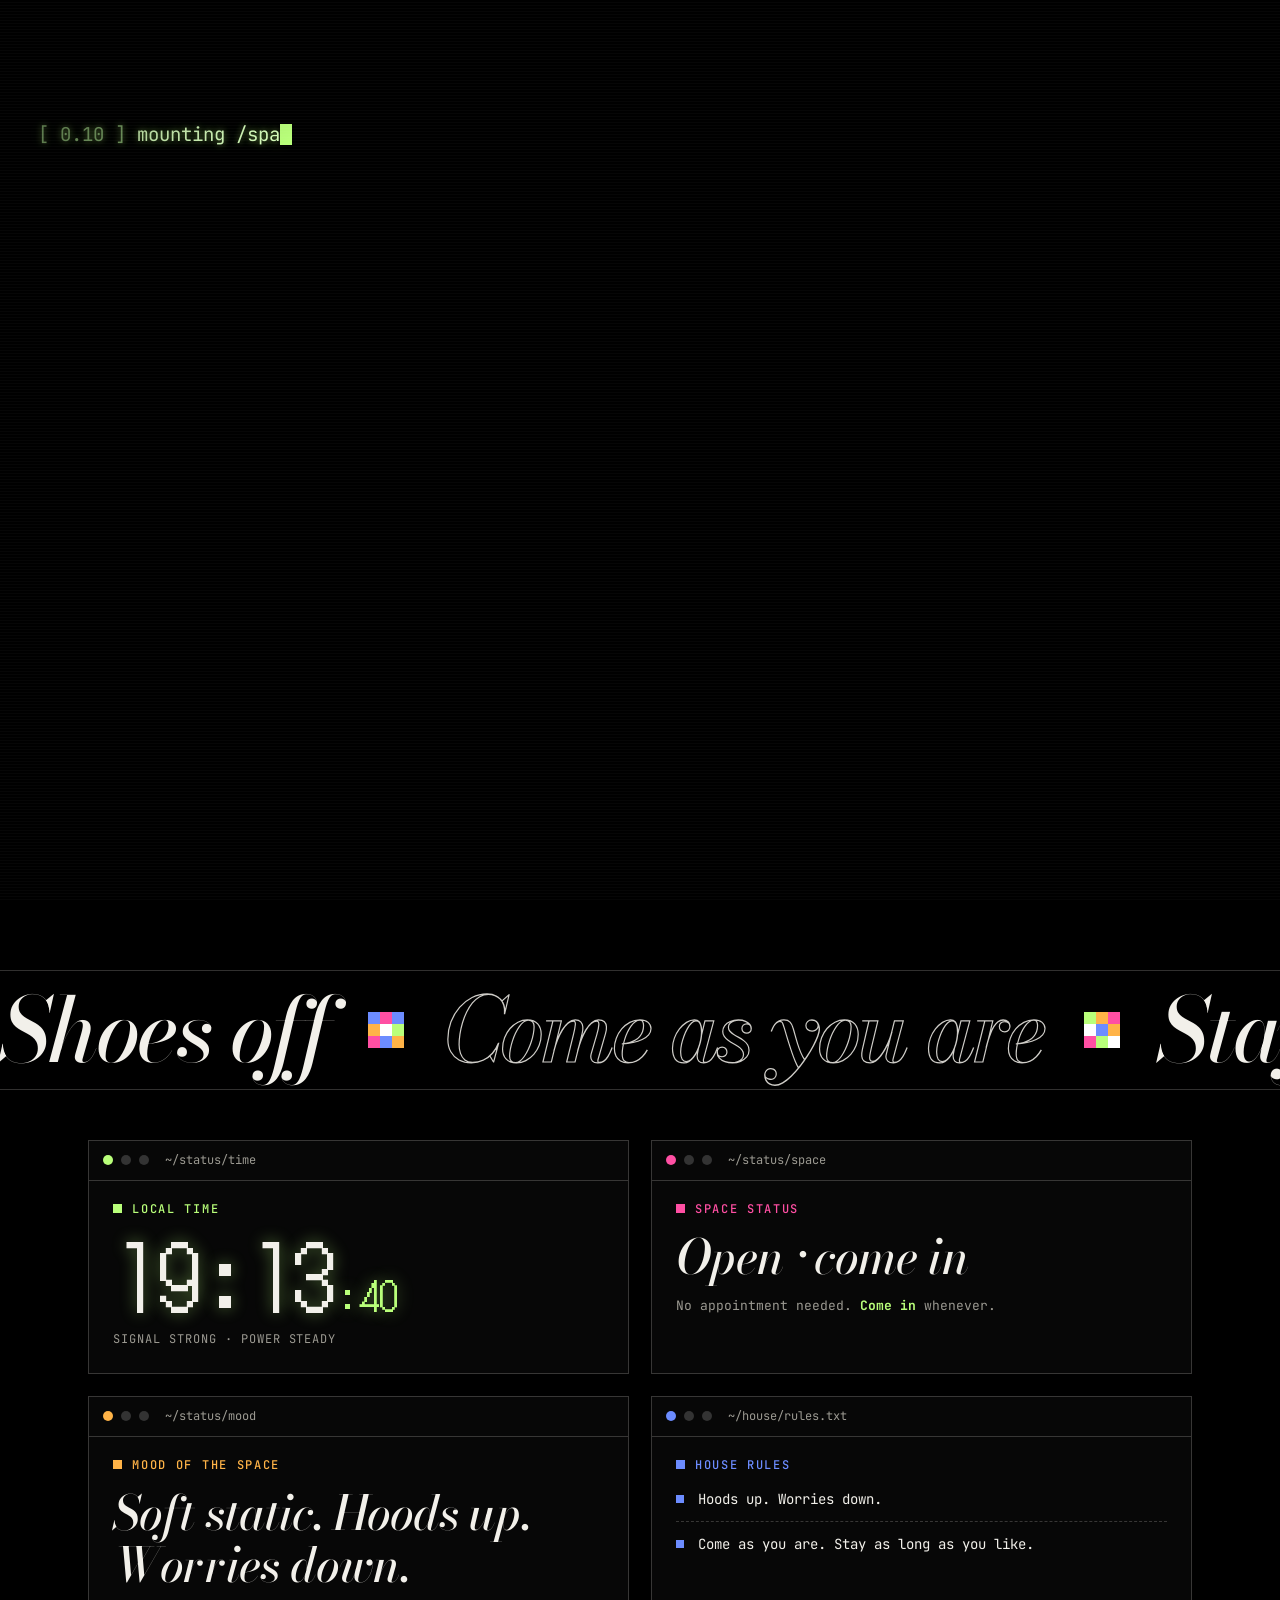
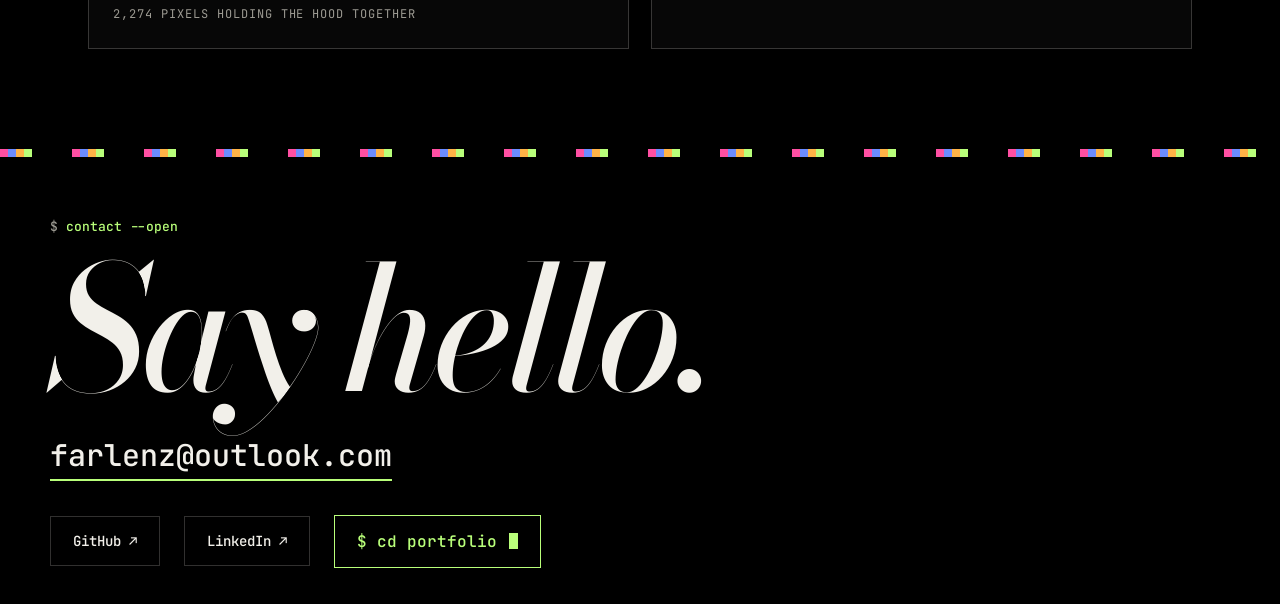
<file: index.html>
<!doctype html>
<html lang="en" data-theme="dark">
<head>
<meta charset="utf-8">
<meta name="viewport" content="width=device-width,initial-scale=1">
<title>fff-fm-404 — Saranyaphong Metkaruchit</title>
<meta name="description" content="fff-fm-404: the personal space of Saranyaphong Metkaruchit, Senior Developer / Squad Lead. A pixel portrait, a portfolio and a way to get in touch.">
<meta property="og:title" content="fff-fm-404 — Saranyaphong Metkaruchit">
<meta property="og:description" content="Senior Developer / Squad Lead. Portfolio, work history and contact.">
<meta property="og:type" content="profile">
<meta name="theme-color" content="#000000">
<link rel="preconnect" href="https://fonts.googleapis.com"><link rel="preconnect" href="https://fonts.gstatic.com" crossorigin>
<link href="https://fonts.googleapis.com/css2?family=Bodoni+Moda:ital,opsz,wght@0,6..96,400..700;1,6..96,400..700&family=Instrument+Serif:ital@0;1&family=JetBrains+Mono:wght@300;400;500;700&family=DotGothic16&family=Noto+Sans+Thai:wght@400;600;800&family=Noto+Serif+Thai:wght@400;600&family=IBM+Plex+Sans+Thai:wght@300;400;500&display=swap" rel="stylesheet">
<script>(function(){var seen=false;try{seen=sessionStorage.getItem("fff-booted")==="1"}catch(e){}if(!seen&&!/portfolio/.test(location.hash)&&!matchMedia("(prefers-reduced-motion: reduce)").matches)document.documentElement.classList.add("booting")})()</script>
<link rel="stylesheet" href="shared.css">
<style>
:root{--route-ms:850ms;--ink:#f2f0ea;--dim:#9c9a92;--line:rgba(242,240,234,.2);--acc:#b9ff7a;--pk:#ff4fa3;--bl:#6c8cff;--am:#ffb347;
 --np:#ff2d95;--nc:#22e6ff;--na:#ffb020;--nv:#b878ff;--mut:#bdb3cb;
 --logo:'Instrument Serif','Noto Serif Thai',Georgia,serif;
 --serif:'Bodoni Moda','Noto Serif Thai',serif;--mono:'JetBrains Mono','IBM Plex Sans Thai',ui-monospace,monospace}
html{background:#000}html.lock{overflow:hidden}
body{background:#000;color:var(--ink);font:400 14px/1.75 var(--mono);min-height:100vh}
body::after{content:"";position:fixed;inset:0;z-index:70;pointer-events:none;background:repeating-linear-gradient(0deg,rgba(255,255,255,.025) 0 1px,transparent 1px 3px),radial-gradient(ellipse at center,transparent 62%,rgba(0,0,0,.5))}
::selection{background:var(--acc);color:#000}
.dim{color:var(--dim)}.acc{color:var(--acc)}
.k{display:block;font-size:10.5px;letter-spacing:.14em;text-transform:uppercase;color:var(--dim)}
html[lang=th] .k{letter-spacing:.02em;text-transform:none;font-size:12px}
/* nav (ink style) */
.nav{position:fixed;top:0;left:0;right:0;z-index:60;background:linear-gradient(#000 62%,#0000)}
.nav .in{position:relative;display:flex;align-items:center;justify-content:space-between;gap:12px;height:68px;max-width:1240px;margin:0 auto;padding:0 max(14px,3vw)}
.nav .in::after{content:"";position:absolute;left:max(14px,3vw);right:max(14px,3vw);bottom:0;height:7px;border-top:1px dashed var(--line);background:radial-gradient(circle at 20% 0,#8d8a82 1.6px,#0000 2.2px),radial-gradient(circle at 42.5% 0,#8d8a82 1.6px,#0000 2.2px),radial-gradient(circle at 65% 0,#8d8a82 1.6px,#0000 2.2px),radial-gradient(circle at 87.7% 0,#8d8a82 1.6px,#0000 2.2px)}
.brand{display:flex;align-items:center;gap:8px;font:italic 400 34px/1 var(--logo);letter-spacing:-.02em;color:var(--ink)}
.brand::after{content:"";width:7px;height:7px;border-radius:50%;background:var(--ink);margin-top:14px}
@media(max-width:520px){.brand{font-size:26px}.brand::after{margin-top:10px}}
.links{display:flex;gap:6px}
.links a{position:relative;display:block;padding:8px 14px;font:500 11.5px var(--mono);letter-spacing:.1em;text-transform:uppercase;color:#aaa69b;transition:color .2s}
.links a:hover,.links a[aria-current=page]{color:var(--ink)}
.links a[aria-current=page]::after{content:"";position:absolute;left:10px;right:10px;bottom:2px;height:6px;background:url("data:image/svg+xml,%3Csvg xmlns='http://www.w3.org/2000/svg' viewBox='0 0 60 6' preserveAspectRatio='none'%3E%3Cpath d='M1 3 C10 0 18 6 28 3 S48 1 59 4' fill='none' stroke='%23f2f0ea' stroke-width='1.6' stroke-linecap='round'/%3E%3C/svg%3E") center/100% 100% no-repeat}
.tools{display:flex;align-items:center;gap:12px}
.lang{font:500 11.5px var(--mono);letter-spacing:.1em;padding:8px 14px;border:1px dashed var(--line);border-radius:99px;color:var(--ink);transition:border-color .2s}.lang:hover{border-color:var(--ink)}
.burger{display:none;width:42px;height:38px;border:1px dashed var(--line);border-radius:10px}.burger i,.burger i::before{display:block;width:18px;height:1.6px;background:var(--ink);margin:auto;position:relative}.burger i::before{content:"";position:absolute;left:0;top:-6px}
@media(max-width:820px){.burger{display:block}.links{display:none;position:absolute;left:0;right:0;top:68px;flex-direction:column;background:#000;border-block:1px dashed var(--line);padding:10px max(14px,3vw) 18px}html[data-menu=open] .links{display:flex}.links a{padding:14px 0;font-size:13px}.links a[aria-current=page]::after{left:0;right:auto;width:46px;bottom:6px}}
/* hero */
.hero{position:relative;min-height:max(100svh,660px);display:flex;flex-direction:column;justify-content:flex-end;overflow:hidden;padding-top:68px}
#mo{position:absolute;inset:0;width:100%;height:100%}
.scr{position:absolute;inset:0;width:100%;height:100%;z-index:2;pointer-events:none}
.scr path{fill:none;stroke:#fff;stroke-width:1.5;vector-effect:non-scaling-stroke;stroke-linecap:round;opacity:.8;stroke-dasharray:1;stroke-dashoffset:1}
.hero.booted .scr path{animation:draw 3.2s cubic-bezier(.5,0,.2,1) var(--d) forwards}@keyframes draw{to{stroke-dashoffset:0}}
.boot{position:absolute;z-index:3;top:96px;left:max(14px,3vw);list-style:none;font-size:12.5px;max-width:min(640px,92vw);transition:opacity .8s,font-size .6s,top .7s}
html.booting{overflow:hidden}
html.booting .boot{top:max(88px,13vh);font-size:clamp(15px,1.7vw,19px);line-height:1.9;text-shadow:0 0 6px rgba(185,255,122,.55),0 0 18px rgba(185,255,122,.25)}
html.booting .boot li{color:#d8ffbd}html.booting .boot .n{color:#7fa86a}
.nav,.scr{transition:opacity .9s}
html.booting .nav,html.booting .scr{opacity:0;visibility:hidden;transition:none}
.boot li{white-space:pre-wrap}.boot .ok{color:var(--acc)}.boot .n{color:var(--dim)}
.hero.booted .boot{opacity:.5;font-size:11px}
.cur{display:inline-block;width:.6em;height:1.1em;background:var(--acc);vertical-align:-.2em;animation:blink 1s steps(1) infinite}
.skip-boot{position:absolute;z-index:4;top:230px;left:max(14px,3vw);font-size:12px;color:var(--dim);border-bottom:1px dashed var(--dim)}
.hero:not(.booted) .skip-boot{opacity:0}.hero:not(.booted) .skip-boot:focus-visible{opacity:1}.hero.booted .skip-boot,.hero.booted .boot .cur{display:none}
.hrow{position:relative;z-index:3;display:flex;justify-content:space-between;align-items:flex-end;gap:2rem;padding:0 max(14px,3vw) clamp(.6rem,2vw,1.4rem)}
.after{opacity:0}.hero.booted .after{animation:fu .9s steps(8,end) var(--d,0s) forwards}@keyframes fu{from{opacity:0;transform:translateY(14px)}to{opacity:1;transform:none}}
.stmt{font:italic 500 clamp(1.5rem,3vw,2.3rem)/1.15 var(--serif);margin-bottom:.6rem}
.stmt .w{position:relative;display:inline-block}.stmt svg{position:absolute;left:-3%;bottom:-.3em;width:106%;height:.5em;overflow:visible}
.stmt path{fill:none;stroke:var(--acc);stroke-width:2.5;stroke-linecap:round;stroke-dasharray:1;stroke-dashoffset:1}.hero.booted .stmt path{animation:draw 1.4s 2.2s ease-out forwards}
.lead{max-width:26rem;font-size:12.5px;line-height:1.7;color:#e6e4de;text-shadow:0 0 6px #000,0 0 14px #000,0 1px 2px #000}
.hrow>div:first-child{position:relative;padding:.2rem 1.4rem .2rem 0}.hrow>div:first-child::before{content:"";position:absolute;inset:-1.6rem -2.5rem -.6rem -3rem;z-index:-1;background:radial-gradient(ellipse at 30% 55%,#000d 0,#000a 45%,#0000 75%);pointer-events:none}
.stmt{text-shadow:0 0 18px #000,0 0 5px #000}
.cta{position:relative;display:inline-flex;align-items:center;gap:12px;padding:15px 22px;border:1px solid var(--acc);color:var(--acc);font:500 16px var(--mono);background:#000a;overflow:hidden;isolation:isolate;transition:color .3s;white-space:nowrap}
.cta::before{content:"";position:absolute;inset:0;background:var(--acc);transform:translateX(-101%);transition:transform .45s steps(7,end);z-index:-1}
.cta:hover,.cta:focus-visible{color:#000}.cta:hover::before,.cta:focus-visible::before{transform:none}
.cta .cur{background:currentColor;width:.55em;height:1em}
.hero{padding-bottom:clamp(1.4rem,4vw,3rem)}
.hrow>div:first-child{margin-bottom:clamp(2rem,36vh,26rem)}
@media(max-width:700px){.hrow{flex-direction:column;align-items:flex-start;gap:1.2rem}.hrow>div:first-child{margin-bottom:0}.hero{padding-bottom:clamp(2.4rem,9vh,5rem)}}
/* terminal */
.sec{max-width:1240px;margin:0 auto;padding:0 max(14px,3vw)}
.win{border:1px solid var(--line);background:rgba(8,8,8,.88)}
.win .tb{display:flex;align-items:center;gap:8px;padding:10px 14px;border-bottom:1px solid var(--line);font-size:12px;color:var(--dim)}.win .tb i{width:10px;height:10px;border-radius:50%;background:#333}.win .tb span{margin-left:8px}
.prompt{padding:16px 18px;cursor:text}.prompt .row{display:flex;align-items:center}.prompt label{color:var(--acc);margin-right:10px;white-space:nowrap}
.prompt input{flex:1;min-width:0;background:none;border:0;color:var(--ink);font:inherit;caret-color:var(--acc);padding:6px 0}.prompt input:focus{outline:0}
.win:focus-within{border-color:var(--acc);box-shadow:0 0 36px rgba(185,255,122,.1)}
.out{margin-top:10px;max-height:300px;overflow:auto;white-space:pre-wrap;color:#d6d3c9;font-size:13px}.out .e{color:var(--acc)}.out:empty{display:none}
.hint{padding:0 18px 14px;font-size:12px;color:var(--dim);overflow-wrap:anywhere}
/* ticker + status windows (pixel / terminal theme) */
.tick{overflow:hidden;border-block:1px solid var(--line);margin:70px 0 50px;padding:14px 0;background:rgba(0,0,0,.35)}
.tick div{display:flex;align-items:center;width:max-content;animation:slide 36s linear infinite}
.tick span{font:italic 500 clamp(38px,7vw,96px)/1 var(--serif);letter-spacing:-.03em;white-space:nowrap;color:var(--ink)}
html[lang=th] .tick span{font:600 clamp(30px,5.4vw,72px)/1.2 var(--serif);letter-spacing:0}
.tick span:nth-child(4n+3){color:transparent;-webkit-text-stroke:1.2px rgba(242,240,234,.85)}
.px{position:relative;display:inline-block;flex:none;width:36px;height:36px;margin:0 clamp(18px,3vw,40px)}
.px::before{content:"";position:absolute;left:0;top:0;width:12px;height:12px;background:var(--bl);box-shadow:12px 0 var(--pk),24px 0 var(--bl),0 12px var(--am),12px 12px #fff,24px 12px var(--acc),0 24px var(--pk),12px 24px var(--bl),24px 24px var(--am)}
.px:nth-of-type(2n)::before{background:var(--acc);box-shadow:12px 0 var(--am),24px 0 var(--pk),0 12px #fff,12px 12px var(--bl),24px 12px var(--am),0 24px var(--pk),12px 24px var(--acc),24px 24px #fff}
@keyframes slide{to{transform:translateX(-50%)}}
.cards{display:grid;grid-template-columns:repeat(2,minmax(0,1fr));gap:22px;max-width:1180px;margin:0 auto;padding:0 max(14px,3vw)}
.card{position:relative;border:1px solid var(--line);background:rgba(8,8,8,.88);transition:opacity .9s,transform .25s steps(4),border-color .25s,box-shadow .25s}
.card.in:hover,.card:focus-within{transform:translate(-3px,-3px);border-color:var(--c);box-shadow:6px 6px 0 var(--c);transition-delay:0s}

.card .ctb{display:flex;align-items:center;gap:8px;padding:9px 14px;border-bottom:1px solid var(--line);font-size:12px;color:var(--dim)}
.card .ctb i{width:10px;height:10px;border-radius:50%;background:#333}.card .ctb i:first-child{background:var(--c)}.card .ctb span{margin-left:8px}
.card .cb{padding:20px 24px 26px}
.card h3{display:flex;align-items:center;gap:10px;font:500 12px var(--mono);letter-spacing:.14em;text-transform:uppercase;color:var(--c);margin-bottom:14px}
.card h3::before{content:"";width:9px;height:9px;background:var(--c);flex:none}
html[lang=th] .card h3{letter-spacing:.02em;text-transform:none;font-size:13px}
.digits{font:400 clamp(48px,7.2vw,86px)/1 'DotGothic16','JetBrains Mono',monospace;color:var(--ink);letter-spacing:.02em;text-shadow:0 0 16px color-mix(in srgb,var(--c) 45%,transparent)}
.digits small{font-size:.45em;color:var(--c)}.digits i{font-style:normal;animation:bl 1s steps(2) infinite}@keyframes bl{50%{opacity:.2}}
.bigt{font:italic 500 clamp(30px,3.8vw,48px)/1.1 var(--serif);letter-spacing:-.02em}
html[lang=th] .bigt{font:600 clamp(24px,3vw,36px)/1.35 var(--serif);letter-spacing:0}
.card p{color:var(--dim);font-size:13px}.card .mn{font:400 12px var(--mono);letter-spacing:.08em;text-transform:uppercase;color:var(--dim)}
html[lang=th] .card .mn{letter-spacing:.02em;text-transform:none}
.card ol{margin:0;font-size:14px}.card li{display:flex;gap:14px;align-items:baseline;padding:10px 0;border-top:1px dashed var(--line)}.card li:first-child{border-top:0;padding-top:0}.card li::before{content:"";width:8px;height:8px;background:var(--c);flex:none;transform:translateY(-1px)}
@media(max-width:760px){.cards{grid-template-columns:minmax(0,1fr)}}
/* footer: say hello (pixel / terminal theme) */
.foot{position:relative;margin-top:100px;padding:64px max(14px,3vw) 36px;border-top:1px solid var(--line);background:linear-gradient(#0000,rgba(0,0,0,.55))}
.foot::before{content:"";position:absolute;left:0;right:0;top:-1px;height:8px;background:repeating-linear-gradient(90deg,var(--pk) 0 8px,var(--bl) 8px 16px,var(--am) 16px 24px,var(--acc) 24px 32px,#000 32px 72px)}
.foot .in{max-width:1180px;margin:0 auto}
.foot .k2{font:500 13px var(--mono);color:var(--acc)}.foot .k2::before{content:"$ ";color:var(--dim)}
.foot h2{font:italic 500 clamp(3.6rem,13.5vw,12.5rem)/.88 var(--serif);letter-spacing:-.04em;color:var(--ink);margin:14px 0 30px;text-shadow:0 0 50px #000b}
html[lang=th] .foot h2{font:600 clamp(2.4rem,8.5vw,6.5rem)/1.2 var(--serif);letter-spacing:0}
.mail{display:inline-block;font:500 clamp(18px,3vw,30px) var(--mono);color:var(--ink);border-bottom:2px solid var(--acc);padding-bottom:4px;word-break:break-all;transition:color .2s}
.mail:hover,.mail:focus-visible{color:var(--acc)}
.fl{display:flex;flex-wrap:wrap;gap:16px 24px;align-items:center;margin-top:34px}
html[data-route=home] [data-only=portfolio],html[data-route=portfolio] [data-only=home]{display:none}
.pill{display:inline-flex;padding:15px 22px;border:1px solid var(--line);font:500 14px var(--mono);transition:.25s}.pill:hover,.pill:focus-visible{background:var(--acc);color:#000;border-color:var(--acc)}
.ends{display:flex;flex-wrap:wrap;gap:10px}
/* portfolio: calm paper theme */
html[data-route=portfolio]{background:#f4f1ea;--ink:#1f1d1a;--dim:#6a655c;--line:rgba(31,29,26,.16);--acc:#2f6a3f}
html[data-route=portfolio] body{background:#f4f1ea;color:#1f1d1a}
html[data-route=portfolio] body::after{display:none}
html[data-route=portfolio] ::selection{background:#1f1d1a;color:#f4f1ea}
html[data-route=portfolio] .nav{background:linear-gradient(#f4f1ea 62%,#f4f1ea00)}
html[data-route=portfolio] .links a{color:#7a746a}html[data-route=portfolio] .links a:hover,html[data-route=portfolio] .links a[aria-current=page]{color:#1f1d1a}
html[data-route=portfolio] .links a[aria-current=page]::after{background-image:url("data:image/svg+xml,%3Csvg xmlns='http://www.w3.org/2000/svg' viewBox='0 0 60 6' preserveAspectRatio='none'%3E%3Cpath d='M1 3 C10 0 18 6 28 3 S48 1 59 4' fill='none' stroke='%231f1d1a' stroke-width='1.6' stroke-linecap='round'/%3E%3C/svg%3E")}
html[data-route=portfolio] .nav .in::after{background:radial-gradient(circle at 20% 0,#8d867a 1.6px,#0000 2.2px),radial-gradient(circle at 42.5% 0,#8d867a 1.6px,#0000 2.2px),radial-gradient(circle at 65% 0,#8d867a 1.6px,#0000 2.2px),radial-gradient(circle at 87.7% 0,#8d867a 1.6px,#0000 2.2px)}
@media(max-width:820px){html[data-route=portfolio] .links{background:#f4f1ea}}
html[data-route=portfolio] .foot{background:none;border-top-color:var(--line)}
html[data-route=portfolio] .foot h2{text-shadow:none;font-family:'Instrument Serif','Noto Serif Thai',serif;letter-spacing:-.02em;line-height:.95}html[lang=th][data-route=portfolio] .foot h2{font-family:'Noto Serif Thai',serif;letter-spacing:0;line-height:1.2}
html[data-route=portfolio] .pill:hover,html[data-route=portfolio] .pill:focus-visible{background:#1f1d1a;color:#f4f1ea;border-color:#1f1d1a}
html[data-route=portfolio] .cta{border-color:#1f1d1a;color:#1f1d1a;background:#fffdf8;font-family:'IBM Plex Sans Thai',var(--mono);font-weight:500}
html[data-route=portfolio] .cta::before{background:#1f1d1a}html[data-route=portfolio] .cta:hover,html[data-route=portfolio] .cta:focus-visible{color:#f4f1ea}
.pw{max-width:1180px;margin:0 auto;padding:112px max(18px,4vw) 0;font:400 17px/1.7 'IBM Plex Sans Thai',system-ui,sans-serif}
.eyebrow{font:500 13px var(--mono);letter-spacing:.14em;text-transform:uppercase;color:var(--dim)}html[lang=th] .eyebrow{letter-spacing:.02em;text-transform:none;font-size:14px}
.pt{font:italic 400 clamp(3.2rem,9vw,7rem)/1 'Instrument Serif','Noto Serif Thai',serif;letter-spacing:-.025em;margin:12px 0 18px}html[lang=th] .pt{font:600 clamp(2.4rem,6.4vw,4.6rem)/1.25 'Noto Serif Thai',serif;letter-spacing:0}
.pin{max-width:37rem;color:var(--dim);font-size:18px}
.filters{display:flex;flex-wrap:wrap;gap:10px;margin-top:30px}
.filters button{padding:9px 20px;border:1px solid var(--line);border-radius:99px;font:500 15px 'IBM Plex Sans Thai',sans-serif;color:#1f1d1a;background:#fffdf8;transition:background .2s,color .2s,border-color .2s}
.filters button:hover{border-color:#1f1d1a}.filters button[aria-pressed=true]{background:#1f1d1a;color:#f4f1ea;border-color:#1f1d1a}
.pgrid{list-style:none;margin:40px 0 0;padding:0;display:grid;grid-template-columns:repeat(auto-fill,minmax(min(100%,340px),1fr));gap:28px}
.pgrid li{animation:cardIn .6s cubic-bezier(.2,.8,.2,1) both;animation-delay:calc(var(--i,0)*70ms)}@keyframes cardIn{from{opacity:0;transform:translateY(18px)}}
.pc{display:block;width:100%;height:100%;text-align:left;background:#fffdf8;border:1px solid rgba(31,29,26,.1);border-radius:22px;overflow:hidden;box-shadow:0 1px 2px rgba(31,29,26,.05),0 12px 32px -16px rgba(31,29,26,.2);transition:transform .35s cubic-bezier(.2,.8,.2,1),box-shadow .35s}
.pc:hover,.pc:focus-visible{transform:translateY(-5px);box-shadow:0 2px 4px rgba(31,29,26,.06),0 22px 44px -18px rgba(31,29,26,.3)}
.pc:focus-visible{outline:3px solid #1f1d1a;outline-offset:3px}
.pc .th{position:relative;display:block;height:clamp(210px,21vw,260px);padding:26px 26px 0;background:var(--t);overflow:hidden}
.frame{display:block;border-radius:12px 12px 0 0;background:#fff;box-shadow:0 18px 36px -14px rgba(31,29,26,.38);overflow:hidden;transition:transform .5s cubic-bezier(.2,.8,.2,1)}
.frame::before{content:"";display:block;height:24px;background:radial-gradient(circle at 14px 12px,#ec6a5e 3.5px,#0000 4px),radial-gradient(circle at 28px 12px,#f4be4f 3.5px,#0000 4px),radial-gradient(circle at 42px 12px,#61c554 3.5px,#0000 4px),linear-gradient(#f4f2ed,#ebe8e1);border-bottom:1px solid rgba(31,29,26,.08)}
.frame img{display:block;width:100%;height:auto;aspect-ratio:16/10;object-fit:cover;object-position:top center}
.pc:hover .frame,.pc:focus-visible .frame{transform:translateY(-8px)}
@media(min-width:900px){.pgrid li:first-child{grid-column:span 2}.pgrid li:first-child .th{padding-inline:12%}}
.pc .no{position:absolute;left:18px;top:14px;z-index:1;font:500 12px var(--mono);color:rgba(31,29,26,.6)}
.pc .tx{display:block;padding:20px 22px 24px}
.pc .nm{display:block;font:italic 400 32px/1.1 'Instrument Serif','Noto Serif Thai',serif;letter-spacing:-.01em}html[lang=th] .pc .nm{font:600 22px/1.4 'Noto Serif Thai',serif;letter-spacing:0}
.pc .ds{display:block;margin-top:8px;color:var(--dim);font-size:16px;line-height:1.65}
.pc .mt{display:block;margin-top:14px;font:500 13px var(--mono);color:var(--dim)}
.pc .tg{display:flex;flex-wrap:wrap;gap:8px;margin-top:14px}.pc .tg i{font-style:normal;font-size:13px;padding:3px 12px;border-radius:99px;background:rgba(31,29,26,.06)}
.toolbox{margin-top:88px}
.toolbox h2{font:italic 400 clamp(2.2rem,4.4vw,3.4rem)/1.05 'Instrument Serif','Noto Serif Thai',serif;letter-spacing:-.02em;margin-bottom:6px}html[lang=th] .toolbox h2{font:600 clamp(1.7rem,3.4vw,2.4rem)/1.3 'Noto Serif Thai',serif;letter-spacing:0}
.toolbox>p{color:var(--dim);margin-bottom:8px}
.tgrp{display:flex;flex-wrap:wrap;gap:10px 12px;margin-top:22px}.tgl{width:100%;font:500 12px var(--mono);letter-spacing:.12em;text-transform:uppercase;color:var(--dim)}html[lang=th] .tgl{letter-spacing:.02em;text-transform:none;font-size:13px}
.chip{padding:8px 18px;border-radius:99px;background:#fffdf8;border:1px solid var(--line);font-size:15px}
/* header identity + experience */
.who{display:flex;align-items:center;gap:16px;margin-bottom:26px}
.av{width:68px;height:68px;border-radius:50%;object-fit:cover;object-position:50% 18%;border:3px solid #fffdf8;box-shadow:0 6px 18px -6px rgba(31,29,26,.4)}
.who b{display:block;font-weight:600;font-size:18px;line-height:1.3}.who .sub{display:block;color:var(--dim);font-size:15px}
.pc .cl{display:block;margin-top:6px;font:500 12px var(--mono);letter-spacing:.08em;text-transform:uppercase;color:#a24a40}html[lang=th] .pc .cl{letter-spacing:.02em;text-transform:none;font-size:13px}
.exp{margin-top:88px}
.exp h2{font:italic 400 clamp(2.2rem,4.4vw,3.4rem)/1.05 'Instrument Serif','Noto Serif Thai',serif;letter-spacing:-.02em;margin-bottom:22px}html[lang=th] .exp h2{font:600 clamp(1.7rem,3.4vw,2.4rem)/1.3 'Noto Serif Thai',serif;letter-spacing:0}
.tl{list-style:none;margin:0;padding:0;border-bottom:1px solid var(--line)}
.tl li{display:grid;grid-template-columns:190px minmax(0,1fr);gap:8px 24px;padding:22px 0;border-top:1px solid var(--line)}
.tl .when{font:500 13px var(--mono);color:var(--dim);padding-top:4px}
.tl b{font-weight:600;font-size:19px}.tl .co{color:var(--dim)}
.tl .stk{display:flex;flex-wrap:wrap;gap:8px;margin-top:10px}.tl .stk i{font-style:normal;font-size:13px;padding:3px 12px;border-radius:99px;background:rgba(31,29,26,.06)}
.edu{margin-top:20px;color:var(--dim);font-size:15px}
@media(max-width:700px){.tl li{grid-template-columns:1fr}}
/* detail sheet (light) */
.modal{position:fixed;inset:0;z-index:80;display:flex;justify-content:flex-end}
.scrim{position:absolute;inset:0;background:rgba(31,29,26,.5);backdrop-filter:blur(3px);opacity:0;transition:opacity .4s}.modal.on .scrim{opacity:1}
.sheet{position:relative;width:min(580px,100%);height:100%;overflow:auto;background:#fbf9f4;color:#1f1d1a;box-shadow:-24px 0 70px rgba(31,29,26,.28);transform:translateX(102%);transition:transform .55s cubic-bezier(.2,.8,.2,1);font:400 17px/1.75 'IBM Plex Sans Thai',system-ui,sans-serif}
.modal.on .sheet{transform:none}
.bar{position:sticky;top:0;z-index:2;display:flex;align-items:center;gap:10px;padding:14px 22px;background:#fbf9f4;border-bottom:1px solid rgba(31,29,26,.1);font:500 13px var(--mono);color:#6a655c}.bar i{display:none}.bar .t{flex:1}
.x{padding:8px 18px;border:1px solid rgba(31,29,26,.22);border-radius:99px;background:#fff;color:#1f1d1a;font:500 14px 'IBM Plex Sans Thai',sans-serif;transition:.2s}.x:hover,.x:focus-visible{background:#1f1d1a;color:#f4f1ea}
.body{padding:26px 28px 48px}
.body .gal{display:grid;gap:18px;margin:0 0 24px}.body figure{margin:0}.body figcaption{margin-top:8px;font:500 12px var(--mono);letter-spacing:.08em;text-transform:uppercase;color:#6a655c}.body .frame{box-shadow:0 14px 30px -14px rgba(31,29,26,.4);border:1px solid rgba(31,29,26,.08);border-bottom:0}.body .frame img{aspect-ratio:auto;max-height:340px;object-fit:cover;object-position:top}
.body .eb{font:500 12px var(--mono);letter-spacing:.12em;text-transform:uppercase;color:#6a655c}
.body h3{font:italic 400 clamp(2.6rem,7vw,3.6rem)/1.05 'Instrument Serif','Noto Serif Thai',serif;letter-spacing:-.02em;margin:8px 0 18px}html[lang=th] .body h3{font:600 30px/1.3 'Noto Serif Thai',serif;letter-spacing:0}
.body p{animation:fu .5s calc(var(--i,0)*100ms) both}
.dl{display:grid;grid-template-columns:96px 1fr;margin:22px 0;border-top:1px solid rgba(31,29,26,.12)}.dl dt,.dl dd{padding:12px 0;border-bottom:1px solid rgba(31,29,26,.12);margin:0}.dl dt{font-size:14px;color:#6a655c}
.hl{margin:20px 0 28px;padding:0;list-style:none}.hl li{display:flex;gap:12px;padding:6px 0}.hl li::before{content:"";width:8px;height:8px;margin-top:.7em;border-radius:2px;background:var(--c,#1f1d1a);flex:none}
.acts{display:flex;flex-wrap:wrap;gap:12px;margin-top:8px}
.btn{display:inline-flex;align-items:center;gap:8px;padding:13px 24px;border-radius:99px;font:500 15px 'IBM Plex Sans Thai',sans-serif;background:#1f1d1a;color:#f4f1ea;border:1px solid #1f1d1a;transition:transform .2s,background .2s,color .2s}
.btn:hover,.btn:focus-visible{transform:translateY(-2px)}.btn.ghost{background:transparent;color:#1f1d1a;border-color:rgba(31,29,26,.3)}.btn.ghost:hover{background:#1f1d1a;color:#f4f1ea}
@media(max-width:600px){.pw{padding-top:96px}.body{padding:22px 20px 40px}}
/* CRT power-on */
#crt{position:fixed;inset:0;z-index:200;pointer-events:none;display:none;overflow:hidden}
#crt.run{display:block}
#crt .t,#crt .b{position:absolute;left:0;right:0;height:50.4%;background:#000;will-change:transform}
#crt .t{top:0;animation:crtT 1.75s cubic-bezier(.7,0,.25,1) both}#crt .b{bottom:0;animation:crtB 1.75s cubic-bezier(.7,0,.25,1) both}
@keyframes crtT{0%,52%{transform:none}100%{transform:translateY(-101%)}}@keyframes crtB{0%,52%{transform:none}100%{transform:translateY(101%)}}
#crt .ln{position:absolute;left:0;right:0;top:50%;height:4px;margin-top:-2px;background:#fff;border-radius:4px;box-shadow:0 0 14px 3px #fff,0 0 50px 12px rgba(185,255,122,.75),0 0 120px 30px rgba(185,255,122,.35);transform:scaleX(0) scaleY(.5);opacity:0;animation:crtL 1.75s cubic-bezier(.2,.8,.2,1) both}
@keyframes crtL{0%{transform:scaleX(.004) scaleY(1.6);opacity:0}6%{transform:scaleX(.004) scaleY(1.6);opacity:1}30%{transform:scaleX(1) scaleY(1);opacity:1}40%{opacity:.55}46%{opacity:1}52%{transform:scaleX(1) scaleY(1.2);opacity:1}72%{transform:scaleX(1) scaleY(30);opacity:.55}100%{transform:scaleX(1) scaleY(60);opacity:0}}
#crt .fl{position:absolute;inset:0;background:radial-gradient(ellipse at center,#fff 0,#e9ffd6 25%,transparent 70%);opacity:0;animation:crtF 1.75s linear both}
@keyframes crtF{0%,48%{opacity:0}56%{opacity:.85}78%{opacity:.18}100%{opacity:0}}
#crt::after{content:"";position:absolute;inset:0;background:repeating-linear-gradient(0deg,rgba(0,0,0,.35) 0 1px,transparent 1px 3px);mix-blend-mode:multiply;opacity:.7}
html.crt-warm .nav,html.crt-warm main{animation:crtW 1.15s ease-out both}
@keyframes crtW{0%{filter:brightness(2.6) contrast(1.5) blur(4px);transform:scaleY(.985)}35%{filter:brightness(1.5) blur(1.5px)}100%{filter:none;transform:none}}
/* route transition */
#ov{position:fixed;inset:0;width:100%;height:100%;z-index:100;pointer-events:none;display:none}
.clr{position:fixed;left:max(14px,3vw);top:84px;z-index:101;font:500 16px var(--mono);color:#b9ff7a;opacity:0;pointer-events:none;transition:opacity .3s steps(3)}
html[data-nav-state] .clr{opacity:1}html[data-nav-state=entering] .clr{transition-delay:.15s}
html[data-nav-state=leaving] .clr::after{content:"\258C";animation:blink .6s steps(1) infinite}
@media(prefers-reduced-motion:reduce){#crt{display:none!important}.after{opacity:1;animation:none!important}.scr path,.stmt path{stroke-dashoffset:0;animation:none!important}.cur{animation:none}}
</style>
</head>
<body>
<a class="skip" href="#main" data-skip><span data-l="en">Skip to content</span><span data-l="th">ข้ามไปเนื้อหา</span></a>
<canvas id="ov" aria-hidden="true"></canvas>
<div id="crt" aria-hidden="true"><i class="t"></i><i class="b"></i><i class="ln"></i><i class="fl"></i></div>
<div class="clr" aria-hidden="true"><span id="clc">$ cd ~</span></div>
<header class="nav"><div class="in">
 <a class="brand" href="#/" aria-label="fff-fm-404 — home">fff-fm-404</a>
 <nav class="links" id="links" aria-label="Main"><a data-nav="home" href="#/"><span data-l="en">Home</span><span data-l="th">หน้าแรก</span></a><a href="portfolio/index.html"><span data-l="en">Portfolio</span><span data-l="th">ผลงาน</span></a><a href="#contact" data-contact><span data-l="en">Contact</span><span data-l="th">ติดต่อ</span></a></nav>
 <div class="tools"><button class="lang" data-w="lang-switch" aria-label="Switch language / เปลี่ยนภาษา" aria-pressed="false"><span data-l="en">TH</span><span data-l="th">EN</span></button><button class="burger" data-menu-toggle aria-controls="links" aria-label="Menu"><i></i></button></div>
</div></header>
<main id="main" tabindex="-1">
<section data-view="home" data-title="fff-fm-404 — Saranyaphong Metkaruchit">
 <div class="hero" id="hero">
  <canvas id="mo" aria-hidden="true"></canvas>
  <svg class="scr" viewBox="0 0 1200 700" preserveAspectRatio="none" aria-hidden="true" focusable="false"><path pathLength="1" style="--d:1.2s" d="M20 560C120 470 90 300 300 340S520 300 470 220C440 170 640 190 700 260S760 380 880 330C980 290 1010 180 1120 120"/><path pathLength="1" style="--d:1.9s" d="M335 120C332 250 340 400 330 540"/><path pathLength="1" style="--d:2.2s" d="M640 300C700 250 780 250 840 280C760 300 700 330 640 300Z"/></svg>
  <ol class="boot" id="boot" aria-hidden="true"></ol><p class="sr-only"><span data-l="en">Boot complete. Space open, lights low, pixels assembled.</span><span data-l="th">เริ่มระบบเสร็จแล้ว ประตูปิด ไฟหรี่ พิกเซลประกอบเสร็จ</span></p>
  <button class="skip-boot" id="skb"><span data-l="en">skip boot ↵</span><span data-l="th">ข้ามการบูต ↵</span></button>
  <div class="hrow">
   <div class="after" style="--d:1.5s"><h2 class="stmt"><span data-l="en">This is my <span class="w">space<svg viewBox="0 0 400 40" preserveAspectRatio="none" aria-hidden="true"><path pathLength="1" d="M4 26C50 6 90 36 150 20S250 8 290 24S360 30 396 10"/></svg></span>.</span><span data-l="th">นี่คือ<span class="w">พื้นที่<svg viewBox="0 0 400 40" preserveAspectRatio="none" aria-hidden="true"><path pathLength="1" d="M4 26C50 6 90 36 150 20S250 8 290 24S360 30 396 10"/></svg></span>ของฉัน</span></h2><p class="lead"><span data-l="en">A quiet place on the internet — to think, to build, to hide a little. Hoods up, worries down. Come as you are; stay as long as you like.</span><span data-l="th">พื้นที่ปลอดภัยเล็กๆ บนอินเทอร์เน็ต ไว้คิด ไว้สร้าง ไว้หลบ ใส่ฮู้ด วางความกังวล มาแบบที่เป็นได้เลย อยู่นานแค่ไหนก็ได้</span></p></div>
   <div class="after" style="--d:1.9s"><a class="cta" href="portfolio/index.html" data-magnet><span>$ cd portfolio</span><span class="cur" aria-hidden="true"></span></a></div>
  </div>
  <h1 class="sr-only"><span data-l="en">Hello, I'm fff-fm-404</span><span data-l="th">สวัสดี ฉันคือ fff-fm-404</span></h1>
 </div>
 <div class="tick" aria-hidden="true"><div><span>Shoes off</span><i class="px"></i><span>Come as you are</span><i class="px"></i><span>Stay awhile</span><i class="px"></i><span>Hoods up</span><i class="px"></i><span>Shoes off</span><i class="px"></i><span>Come as you are</span><i class="px"></i><span>Stay awhile</span><i class="px"></i><span>Hoods up</span><i class="px"></i></div></div>
 <div class="cards">
  <article class="card" style="--c:var(--acc)" data-reveal><div class="ctb" aria-hidden="true"><i></i><i></i><i></i><span>~/status/time</span></div><div class="cb"><h3><span data-l="en">Local time</span><span data-l="th">เวลาท้องถิ่น</span></h3><div class="digits"><span data-w="time">00:00</span><small><i>:</i><span data-w="seconds">00</span></small></div><p class="mn" style="margin-top:14px"><span data-l="en">signal strong · power steady</span><span data-l="th">สัญญาณแรง · ไฟนิ่ง</span></p></div></article>
  <article class="card" style="--c:var(--pk)" data-reveal><div class="ctb" aria-hidden="true"><i></i><i></i><i></i><span>~/status/space</span></div><div class="cb"><h3><span data-l="en">Space status</span><span data-l="th">สถานะพื้นที่</span></h3><div class="bigt" id="door">—</div><p style="margin-top:12px"><span data-l="en">No appointment needed. <b class="acc">Come in</b> whenever.</span><span data-l="th">ไม่ต้องนัด <b class="acc">เข้ามา</b>ได้ทุกเมื่อ</span></p></div></article>
  <article class="card" style="--c:var(--am)" data-reveal><div class="ctb" aria-hidden="true"><i></i><i></i><i></i><span>~/status/mood</span></div><div class="cb"><h3><span data-l="en">Mood of the space</span><span data-l="th">อารมณ์ของพื้นที่นี้</span></h3><div class="bigt"><span data-l="en">Soft static. Hoods up. Worries down.</span><span data-l="th">เสียงซ่าเบาๆ ใส่ฮู้ด วางความกังวล</span></div><p class="mn" style="margin-top:14px"><span id="pxc">0</span> <span data-l="en">pixels holding the hood together</span><span data-l="th">พิกเซลที่ประกอบเป็นฮู้ดตัวนี้</span></p></div></article>
  <article class="card" style="--c:var(--bl)" data-reveal><div class="ctb" aria-hidden="true"><i></i><i></i><i></i><span>~/house/rules.txt</span></div><div class="cb"><h3><span data-l="en">House rules</span><span data-l="th">กฎของบ้าน</span></h3><ol><li><span data-l="en">Hoods up. Worries down.</span><span data-l="th">ใส่ฮู้ด วางความกังวล</span></li><li><span data-l="en">Come as you are. Stay as long as you like.</span><span data-l="th">มาแบบที่เป็นได้เลย อยู่นานแค่ไหนก็ได้</span></li></ol></div></article>
 </div>
 <div data-ft></div>
</section>
</main>
<template id="ft"><footer class="foot" data-cb><div class="in">
 <span class="k2">contact --open</span>
 <h2><span data-only="home"><span data-l="en">Say hello.</span><span data-l="th">ทักทายกันได้</span></span><span data-only="portfolio"><span data-l="en">Got a project?</span><span data-l="th">มีงานอยากคุย?</span></span></h2>
 <a class="mail" href="mailto:farlenz@outlook.com">farlenz@outlook.com</a>
 <div class="fl"><a class="pill" href="https://github.com/fff-fm-404" target="_blank" rel="noopener">GitHub ↗</a><a class="pill" href="https://www.linkedin.com/in/saranyaphong-metkaruchit-0a413b171" target="_blank" rel="noopener">LinkedIn ↗</a><a class="cta" data-only="home" href="portfolio/index.html" data-magnet><span>$ cd portfolio</span><span class="cur" aria-hidden="true"></span></a><a class="cta" data-only="portfolio" href="#/" data-magnet><span><span data-l="en">← Back to home</span><span data-l="th">← กลับหน้าแรก</span></span></a></div>
 </div></footer></template>
<script>if(/^#\/?portfolio/.test(location.hash))location.replace("portfolio/index.html")</script>
<script src="shared.js"></script>
<script>
(function(){
var R=document.documentElement,reduce=matchMedia('(prefers-reduced-motion: reduce)').matches;
var $=function(s,c){return(c||document).querySelector(s)},$$=function(s,c){return[].slice.call((c||document).querySelectorAll(s))};
function L(en,th){return'<span data-l="en">'+en+'</span><span data-l="th">'+th+'</span>'}
function T(en,th){return R.lang==='th'?th:en}
function route(){return window.FFFB.route()}
function hs(x,y){var v=Math.sin(x*127.1+y*311.7)*43758.5453;return v-Math.floor(v)}
var B=[0,8,2,10,12,4,14,6,3,11,1,9,15,7,13,5].map(function(v){return(v+.5)/16});
$$('[data-ft]').forEach(function(s){s.appendChild($('#ft').content.cloneNode(true))});
function toContact(){var b=$('[data-view]:not([hidden]) [data-cb]');R.removeAttribute('data-menu');b&&b.scrollIntoView({behavior:reduce?'auto':'smooth'})}
document.addEventListener('click',function(e){if(e.target.closest('[data-contact]')){e.preventDefault();toContact()}if(e.target.closest('[data-skip]')){e.preventDefault();$('#main').focus()}});
/* ---------- the pixel portrait ---------- */
function sdE(u,v,cx,cy,rx,ry){var a=(u-cx)/rx,b=(v-cy)/ry;return(Math.sqrt(a*a+b*b)-1)*Math.min(rx,ry)}
function smin(a,b,k){var h=Math.max(k-Math.abs(a-b),0)/k;return Math.min(a,b)-h*h*k*.25}
function fig(u,v){return smin(smin(sdE(u,v,0,-.13,.165,.215),sdE(u,v,.005,-.27,.08,.12),.1),sdE(u,v,0,.4,.39,.34),.12)}
var FAM=[[108,140,255],[255,79,163],[255,179,71],[125,243,224],[240,240,255],[185,255,122]],LV=[.4,.72,1];
var cv=$('#mo'),g=cv.getContext('2d'),W=0,H=0,cell=6,n=0,bx,by,ox,oy,vx,vy,sz,fm,lv,ph,dl,lists=[],cnt=[],cols=[],mx=-9999,my=-9999,t0=0,raf=0,dpr=1,started=false;
for(var f=0;f<6;f++)for(var l=0;l<3;l++)cols.push('rgb('+Math.round(FAM[f][0]*LV[l])+','+Math.round(FAM[f][1]*LV[l])+','+Math.round(FAM[f][2]*LV[l])+')');
cols.push('#b9ff7a','#ffffff');
function build(){var q=cv.getBoundingClientRect();W=q.width;H=q.height;if(!W)return;dpr=Math.min(devicePixelRatio||1,2);cv.width=Math.round(W*dpr);cv.height=Math.round(H*dpr);
 cell=Math.max(5,Math.round(W/118));var cs=Math.ceil(W/cell),rs=Math.ceil(H/cell),s=Math.min(W,H*1.05),tmp=[],x,y,e=.004;
 for(y=0;y<rs;y++)for(x=0;x<cs;x++){var px=(x+.5)*cell,py=(y+.5)*cell,u=(px-W/2)/s,v=(py-H*.5)/s,d=fig(u,v),h=sdE(u,v,.012,-.1,.095,.125),bay=B[(y&3)*4+(x&3)],r=hs(x,y),on=false,size=.8,fam=0,lvl=1,bin=-1;
  var nz=.5+.25*Math.sin(u*9+v*5)+.25*Math.sin(v*13-u*7);fam=Math.floor(nz*6+r*1.6)%6;
  if(d<0&&h<0){var eye=Math.min(Math.hypot(u+.04,v+.125),Math.hypot(u-.058,v+.125));
   if(eye<.014){on=true;bin=r>.5?18:19;size=1.1}else{on=bay<.1+.3*Math.max(0,1-(-h)*14);fam=0;lvl=0;size=.6}}
  else if(d<0){var gx=fig(u+e,v)-fig(u-e,v),gy=fig(u,v+e)-fig(u,v-e),gl=Math.hypot(gx,gy)||1,sh=Math.max(0,Math.min(1,(gx/gl*-.6+gy/gl*-.75)*.5+.5));
   sh=Math.min(1,sh*(d>-.025?1.25:.8)+.1*Math.sin(v*46+u*9)+(r-.5)*.2);on=bay<.4+sh*.75;size=.55+.5*sh;lvl=sh>.66?2:sh>.34?1:0;if(sh>.7&&r>.55)fam=4}
  else{on=r<.07*Math.exp(-d*16)&&bay<.7;size=.45+r*.3;lvl=r>.5?1:0}
  if(!on)continue;tmp.push({x:px,y:py,s:size,f:fam,l:lvl,b:bin,r:r,d:Math.hypot(u,v)})}
 n=tmp.length;bx=new Float32Array(n);by=new Float32Array(n);ox=new Float32Array(n);oy=new Float32Array(n);vx=new Float32Array(n);vy=new Float32Array(n);sz=new Float32Array(n);ph=new Float32Array(n);dl=new Float32Array(n);fm=new Int16Array(n);lv=new Int8Array(n);
 tmp.forEach(function(c,i){bx[i]=c.x;by[i]=c.y;sz[i]=c.s;ph[i]=c.r*6.28;fm[i]=c.b>=0?c.b:c.f*3;lv[i]=c.b>=0?0:c.l;dl[i]=(c.d*1.6+c.r*.7)*1000;var a=c.r*40;ox[i]=Math.cos(a)*W*(.4+c.r);oy[i]=Math.sin(a)*H*(.4+c.r)});
 lists=[];cnt=[];for(var k=0;k<20;k++){lists.push(new Int32Array(n));cnt.push(0)}
 if(reduce){for(var i=0;i<n;i++){ox[i]=oy[i]=0}}t0=performance.now();var pc=$('#pxc');if(pc)pc.textContent=n.toLocaleString('en-US');draw(t0)}
function draw(now){var t=now-t0,i,k,K=.05,D=.87,RR=cell*11,R2=RR*RR;g.setTransform(dpr,0,0,dpr,0,0);g.clearRect(0,0,W,H);if(!started)return;for(k=0;k<20;k++)cnt[k]=0;
 for(i=0;i<n;i++){if(t<dl[i])continue;var ax=-K*ox[i],ay=-K*oy[i];
  if(!reduce){var dx=bx[i]+ox[i]-mx,dy=by[i]+oy[i]-my,d2=dx*dx+dy*dy;if(d2<R2){var d=Math.sqrt(d2)+.01,f=(1-d/RR);f*=f*5;ax+=dx/d*f;ay+=dy/d*f}
   vx[i]=(vx[i]+ax)*D;vy[i]=(vy[i]+ay)*D;ox[i]+=vx[i];oy[i]+=vy[i]}
  var b=fm[i],lvl=lv[i];if(b<18){var sh=Math.sin(t*.0014+ph[i]);if(sh>.93||(Math.abs(ox[i])+Math.abs(oy[i])>cell*1.2))lvl=Math.min(2,lvl+1);b+=lvl}
  lists[b][cnt[b]++]=i}
 for(k=0;k<20;k++){if(!cnt[k])continue;g.fillStyle=cols[k];for(var j=0;j<cnt[k];j++){i=lists[k][j];var s=sz[i]*cell*(.92+.08*Math.sin(t*.002+ph[i]));g.fillRect(bx[i]+ox[i]-s/2,by[i]+oy[i]-s/2,s,s)}}}
function loop(now){raf=0;draw(now);if(!document.hidden&&route()==='home'&&!reduce)raf=requestAnimationFrame(loop)}
function kick(){if(reduce){draw(performance.now());return}if(!raf)raf=requestAnimationFrame(loop)}
addEventListener('pointermove',function(e){var q=cv.getBoundingClientRect();mx=e.clientX-q.left;my=e.clientY-q.top},{passive:true});
document.addEventListener('pointerleave',function(){mx=my=-9999});
var rz;addEventListener('resize',function(){clearTimeout(rz);rz=setTimeout(function(){if(route()==='home'){build();kick()}},200)});
document.addEventListener('visibilitychange',function(){if(!document.hidden)kick()});
function scatter(){if(reduce||!n)return;started=true;for(var i=0;i<n;i++){var a=Math.atan2(by[i]-H*.5,bx[i]-W*.5)+(Math.random()-.5)*.9,fo=14+Math.random()*26;vx[i]+=Math.cos(a)*fo;vy[i]+=Math.sin(a)*fo}kick()}
function toTop(then){window.scrollTo({top:0,behavior:reduce?'auto':'smooth'});setTimeout(then,reduce?0:420)}
/* ---------- pixel dissolve route transition ---------- */
var ov=$('#ov'),og=ov.getContext('2d'),oc,orr,os,th=[],ora=0,AC=['#b9ff7a','#ff4fa3','#6c8cff','#ffffff'];
function ms(){var v=parseFloat(getComputedStyle(R).getPropertyValue('--route-ms'));return isNaN(v)?850:v}
function dissolve(a,b,dur){if(reduce)return;cancelAnimationFrame(ora);ov.width=innerWidth;ov.height=innerHeight;os=Math.ceil(Math.max(innerWidth,innerHeight)/24);oc=Math.ceil(innerWidth/os);orr=Math.ceil(innerHeight/os);th=[];for(var i=0;i<oc*orr;i++)th.push(hs(i%oc,Math.floor(i/oc)));
 ov.style.display='block';var s=performance.now();(function st(now){var k=Math.min(1,(now-s)/dur),p=a+(b-a)*(k<.5?2*k*k:1-Math.pow(-2*k+2,2)/2);og.clearRect(0,0,ov.width,ov.height);
  for(var i=0;i<th.length;i++){var q=(p*1.25-th[i])*5;if(q<=0)continue;q=Math.min(1,q);var z=os*q;og.fillStyle=q<1?AC[i&3]:'#000';og.fillRect((i%oc)*os+(os-z)/2,Math.floor(i/oc)*os+(os-z)/2,z+.5,z+.5)}
  if(k<1)ora=requestAnimationFrame(st);else if(b===0)ov.style.display='none'})(s)}
new MutationObserver(function(){var s=R.getAttribute('data-nav-state');if(s==='leaving')dissolve(0,1,ms()-20);else if(s==='entering')dissolve(1,0,ms()-20)}).observe(R,{attributes:true,attributeFilter:['data-nav-state']});
document.addEventListener('route:before',function(){$('#clc').textContent='$ cd ~'});
document.addEventListener('route:after',function(e){$$('[data-menu-toggle]').forEach(function(m){m.setAttribute('aria-expanded','false')});if(e.detail.route==='home'){build();kick()}});
/* ---------- door (meta strip + neon card) ---------- */

function door(){var t=T('Open · come in','เปิดอยู่ · เข้ามาเลย');var a=$('#door'),b=$('#metaDoor');if(a)a.textContent=t;if(b)b.textContent=t.toLowerCase()}
door();document.addEventListener('fff:lang',door);
/* ---------- CRT power-on ---------- */
var crt=$('#crt'),crtT=0,crtCb=null;
function crtEnd(){clearTimeout(crtT);crt.classList.remove('run');var c=crtCb;crtCb=null;c&&c()}
function crtOn(cb){if(reduce){cb&&cb();return}crt.classList.remove('run');void crt.offsetWidth;crt.classList.add('run');crtCb=cb;clearTimeout(crtT);R.classList.remove('crt-warm');setTimeout(function(){R.classList.add('crt-warm');setTimeout(function(){R.classList.remove('crt-warm')},1250)},900);crtT=setTimeout(crtEnd,1800)}
/* ---------- boot sequence -> pixels assemble ---------- */
var hero=$('#hero'),boot=$('#boot'),BL=[['mounting /space … ','ok'],['space: ','open'],['lights: ','low'],['pixels: ','assembling …'],['hello, visitor.','']],done=false,timers=[];
function fin(){if(done)return;done=true;R.classList.remove('booting');if(crt.classList.contains('run'))crtEnd();timers.forEach(clearTimeout);boot.innerHTML='';BL.forEach(function(l,i){var li=document.createElement('li');li.innerHTML='<span class="n">[ 0.'+(i+1)+'0 ]</span> '+l[0]+(l[1]?'<span class="ok">'+l[1]+'</span>':'');boot.appendChild(li)});hero.classList.add('booted');started=true;t0=performance.now();kick()}
function typeLine(i){if(done)return;if(i>=BL.length){timers.push(setTimeout(fin,350));return}
 var l=BL[i],li=document.createElement('li'),full=l[0]+l[1],k=0;li.innerHTML='<span class="n">[ 0.'+(i+1)+'0 ]</span> <span class="t"></span><span class="cur"></span>';boot.appendChild(li);
 (function step(){if(done)return;k++;var a=full.slice(0,Math.min(k,l[0].length)),b=k>l[0].length?full.slice(l[0].length,k):'';$('.t',li).innerHTML=a+(b?'<span class="ok">'+b+'</span>':'');
  if(k<full.length)timers.push(setTimeout(step,16+Math.random()*20));else{$('.cur',li).remove();timers.push(setTimeout(function(){typeLine(i+1)},220))}})()}
$('#skb').addEventListener('click',fin);boot.addEventListener('click',fin);setTimeout(function(){if(!done)fin()},14000);
document.addEventListener('route:after',function(e){if(!done&&e.detail.route!=='home')fin()});document.addEventListener('pointerdown',function(){if(crtCb)crtEnd()});
document.addEventListener('keydown',function(e){if(crtCb&&(e.key==='Enter'||e.key===' '||e.key==='Escape')){e.preventDefault();crtEnd();return}if(!done&&(e.key==='Enter'||e.key===' ')&&e.target.tagName!=='INPUT'&&e.target.tagName!=='A'&&!(e.target.closest&&e.target.closest('button[data-menu-toggle]'))){e.preventDefault();fin()}});
function reboot(){if(route()!=='home')return;R.classList.add('booting');timers.forEach(clearTimeout);done=false;started=false;hero.classList.remove('booted');boot.innerHTML='';window.scrollTo(0,0);build();crtOn(function(){typeLine(0)})}
window.__reboot=reboot;
build();
var seenBoot=false;try{seenBoot=sessionStorage.getItem('fff-booted')==='1'}catch(e){}
if(reduce||route()==='portfolio'||seenBoot){fin()}else{try{sessionStorage.setItem('fff-booted','1')}catch(e){}crtOn(function(){typeLine(0)})}
})();
</script>
</body>
</html>
</file>
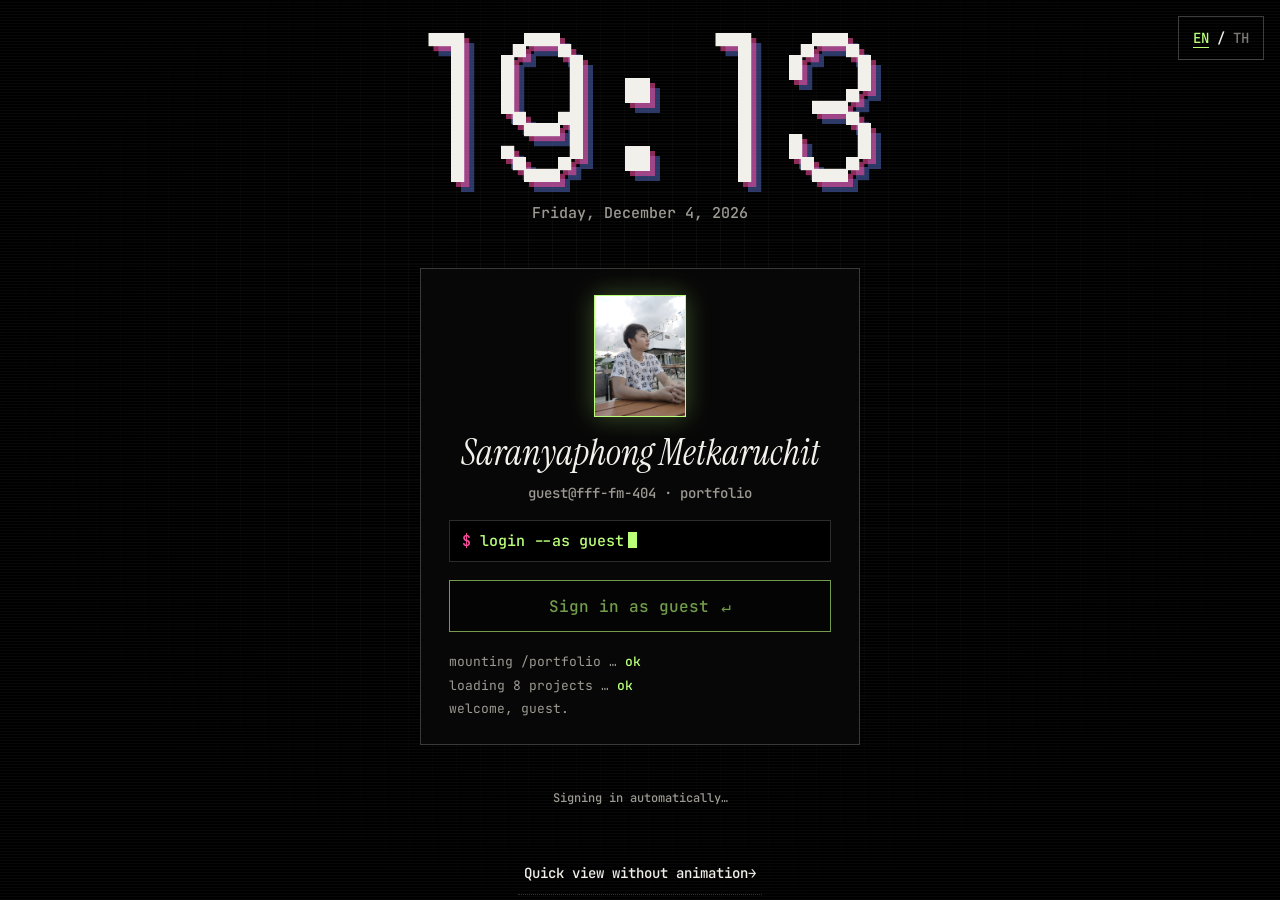
<file: portfolio/index.html>
<!doctype html>
<html lang="en" data-theme="dark">
<head>
<meta charset="utf-8">
<meta name="viewport" content="width=device-width,initial-scale=1,viewport-fit=cover">
<title>Portfolio — fff-fm-404</title>
<meta name="description" content="Saranyaphong Metkaruchit, Senior Developer / Squad Lead. Backend and frontend systems, workflow automation and cloud. Portfolio, work history and contact. Plain quick view available.">
<meta property="og:title" content="Saranyaphong Metkaruchit — Senior Developer / Squad Lead">
<meta property="og:description" content="Portfolio, work history and contact.">
<meta property="og:type" content="profile">
<link rel="alternate" href="quick.html" title="Quick view">
<link rel="preconnect" href="https://fonts.googleapis.com"><link rel="preconnect" href="https://fonts.gstatic.com" crossorigin>
<link href="https://fonts.googleapis.com/css2?family=Bodoni+Moda:ital,wght@0,400..700;1,400..700&family=Instrument+Serif:ital@0;1&family=JetBrains+Mono:wght@400;500;700&family=DotGothic16&family=Noto+Sans+Thai:wght@400;500;600;800&family=Noto+Serif+Thai:wght@400;600&display=swap" rel="stylesheet">
<link rel="icon" href="data:,"><link rel="stylesheet" href="base.css">
<style>
:root{
  --navy:#16213a;--navy2:#22325a;--teal:#2a9d8f;--amber:#ffb703;--coral:#ef6f5e;--paper:#f8f3e9;--paper2:#ece4d3;--ink:#16213a;--ink2:#4a5470;
  --mb:34px;--dock:76px;
  --ui:"IBM Plex Sans Thai",system-ui,sans-serif;--mono:"IBM Plex Mono",ui-monospace,monospace;
}
html,body{height:100%;overflow:hidden;background:var(--navy);color:var(--ink);font-family:var(--ui);font-size:16px;line-height:1.65}
body{position:fixed;inset:0}
/* wallpaper */
.wall{position:fixed;inset:0;background:
  radial-gradient(1200px 700px at 78% 8%,rgba(42,157,143,.55),transparent 60%),
  radial-gradient(900px 600px at 10% 95%,rgba(239,111,94,.32),transparent 60%),
  linear-gradient(160deg,#1d2b4d,#111a2f 70%)}
.wall::before{content:"";position:absolute;inset:0;background-image:linear-gradient(rgba(255,255,255,.045) 1px,transparent 1px),linear-gradient(90deg,rgba(255,255,255,.045) 1px,transparent 1px);background-size:48px 48px;mask-image:radial-gradient(ellipse at 50% 45%,#000 20%,transparent 75%);-webkit-mask-image:radial-gradient(ellipse at 50% 45%,#000 20%,transparent 75%)}
.wall .sun{position:absolute;right:12%;top:14%;width:min(34vw,380px);aspect-ratio:1;border-radius:50%;background:linear-gradient(180deg,var(--amber),var(--coral));opacity:.9;transform:translate(calc(var(--mx,0)*-14px),calc(var(--my,0)*-10px));
  -webkit-mask-image:repeating-linear-gradient(180deg,#000 0 14px,transparent 14px 20px);mask-image:repeating-linear-gradient(180deg,#000 0 14px,transparent 14px 20px);mask-size:100% 70%;-webkit-mask-size:100% 70%;mask-position:0 100%;-webkit-mask-position:0 100%;mask-repeat:no-repeat;-webkit-mask-repeat:no-repeat;filter:saturate(.9)}
/* menubar */
.mb{position:fixed;left:0;right:0;top:0;height:var(--mb);z-index:5000;display:flex;align-items:center;justify-content:space-between;gap:12px;padding:0 12px;padding-top:env(safe-area-inset-top);box-sizing:content-box;background:rgba(248,243,233,.92);backdrop-filter:blur(10px);color:var(--ink);font-size:15px;font-weight:600;border-bottom:2px solid var(--ink)}
.mb>div{display:flex;align-items:center;gap:14px;min-width:0}
.logo{font-family:var(--mono);font-weight:600;background:var(--ink);color:var(--amber);padding:0 8px;border-radius:5px;line-height:24px;font-size:14px;letter-spacing:.02em}
.mb .app{white-space:nowrap;overflow:hidden;text-overflow:ellipsis;max-width:40vw}
.mb button{min-height:28px;padding:0 10px;border-radius:6px;font-weight:600}
.mb button:hover{background:var(--ink);color:var(--paper)}
.mb button:focus-visible{outline:2px solid var(--coral);outline-offset:1px}
.lang .a,.lang .b{opacity:.5}
.lang[aria-pressed="true"] .a,.lang[aria-pressed="false"] .b{opacity:1;text-decoration:underline;text-decoration-thickness:2px;text-underline-offset:4px}
.clock{font-family:var(--mono);font-size:14px;white-space:nowrap}
.clock .dt{margin-right:10px}
/* desktop area */
.desk{position:fixed;left:0;right:0;top:calc(var(--mb) + env(safe-area-inset-top));bottom:0;overflow:hidden}
/* icons */
.ico{width:56px;height:56px;border-radius:14px;display:grid;place-items:center;border:2px solid var(--ink);box-shadow:3px 3px 0 var(--ink);color:var(--ink);flex:none}
.ico svg{width:30px;height:30px}
.c-about{background:var(--amber)}.c-exp{background:var(--coral)}.c-skills{background:var(--teal);color:#fff}.c-contact{background:var(--paper)}.c-proj{background:#9ad0f5}
.home{position:absolute;right:20px;top:18px;display:flex;flex-direction:column;gap:14px;align-items:flex-end}
.home .app{display:flex;flex-direction:column;align-items:center;gap:4px;width:92px;padding:6px 4px;border-radius:10px;color:#fff;font-weight:600;font-size:14px;line-height:1.3;text-shadow:0 1px 3px rgba(0,0,0,.6);text-align:center}
.home .app:hover{background:rgba(255,255,255,.12)}
.home .app:focus-visible{outline:2px solid var(--amber);outline-offset:2px}
.home .app .ico{width:60px;height:60px}
/* dock */
.dock{position:absolute;left:50%;bottom:12px;translate:-50% 0;display:flex;gap:10px;padding:8px 12px;background:rgba(248,243,233,.18);border:2px solid rgba(248,243,233,.55);border-radius:22px;backdrop-filter:blur(14px);z-index:4000}
.dock button{position:relative;display:grid;place-items:center;border-radius:14px;transition:transform .2s cubic-bezier(.3,1.6,.5,1)}
.dock button:hover,.dock button:focus-visible{transform:translateY(-10px) scale(1.18)}
.dock button:focus-visible{outline:2px solid var(--amber);outline-offset:4px}
.dock button.run::after{content:"";position:absolute;bottom:-8px;left:50%;width:6px;height:6px;margin-left:-3px;border-radius:50%;background:var(--amber)}
.dock .tip{position:absolute;bottom:calc(100% + 14px);left:50%;translate:-50% 0;background:var(--ink);color:#fff;padding:2px 10px;border-radius:6px;font-size:14px;white-space:nowrap;opacity:0;pointer-events:none;transition:opacity .15s}
.dock button:hover .tip,.dock button:focus-visible .tip{opacity:1}
/* windows */
.win{position:absolute;display:flex;flex-direction:column;background:var(--paper);border:2px solid var(--ink);border-radius:14px;box-shadow:7px 7px 0 rgba(10,16,32,.55);overflow:hidden;min-width:300px;min-height:200px;outline:none}
.win.act{box-shadow:9px 9px 0 rgba(10,16,32,.7)}
.win.max{left:0!important;top:0!important;width:100%!important;height:100%!important;border-radius:0}
@media(prefers-reduced-motion:no-preference){.win.pop{animation:wpop .28s cubic-bezier(.2,1.2,.4,1)}@keyframes wpop{from{opacity:0;transform:scale(.92) translateY(14px)}}}
.tb{display:flex;align-items:center;gap:12px;height:42px;padding:0 12px;background:var(--paper2);border-bottom:2px solid var(--ink);cursor:grab;touch-action:none;flex:none;user-select:none;-webkit-user-select:none}
.win.act .tb{background:repeating-linear-gradient(0deg,var(--amber) 0 4px,#ffc93a 4px 8px)}
.tb.drag{cursor:grabbing}
.dots{display:flex;gap:8px}
.d{width:16px;height:16px;border-radius:50%;border:2px solid var(--ink);position:relative}
.d.x{background:var(--coral)}.d.m{background:var(--amber)}.d.z{background:var(--teal)}
.win.act .d.m{background:var(--paper)}
.d:hover::after{content:"";position:absolute;inset:3px;border-radius:50%;background:var(--ink)}
.d:focus-visible{outline:2px solid var(--ink);outline-offset:3px}
.ttl{flex:1;text-align:center;font-size:15px;font-weight:700;line-height:1;white-space:nowrap;overflow:hidden;text-overflow:ellipsis;background:var(--paper);border:2px solid var(--ink);border-radius:6px;padding:5px 10px;max-width:70%;margin:0 auto}
.dots+.ttl{margin-right:44px}
.back{display:none}
.body{flex:1;overflow:auto;padding:22px;-webkit-overflow-scrolling:touch;overscroll-behavior:contain}
.rz{position:absolute;right:0;bottom:0;width:22px;height:22px;cursor:nwse-resize;touch-action:none;background:linear-gradient(135deg,transparent 50%,var(--ink) 50% 56%,transparent 56% 70%,var(--ink) 70% 76%,transparent 76%)}
.win.max .rz{display:none}
h3.h{font-size:13px;letter-spacing:.12em;text-transform:uppercase;font-weight:700;color:var(--ink2);margin:0 0 10px;font-family:var(--mono)}
.chips{display:flex;flex-wrap:wrap;gap:8px}
.chips li{font-size:15px;font-weight:500;padding:1px 12px;border:2px solid var(--ink);border-radius:999px;background:#fff}
.btn{display:inline-flex;align-items:center;gap:8px;min-height:44px;padding:6px 18px;border:2px solid var(--ink);border-radius:10px;font-weight:600;background:var(--paper);box-shadow:3px 3px 0 var(--ink);transition:transform .12s,box-shadow .12s;cursor:pointer;font-size:16px}
.btn:hover{transform:translate(-1px,-1px);box-shadow:4px 4px 0 var(--ink)}
.btn:active{transform:translate(3px,3px);box-shadow:0 0 0 var(--ink)}
.btn.pri{background:var(--amber)}
.btn:focus-visible{outline:3px solid var(--coral);outline-offset:3px}
/* about */
.about{display:grid;grid-template-columns:150px 1fr;gap:22px}
.about img{width:150px;aspect-ratio:3/4;object-fit:cover;object-position:50% 12%;border-radius:10px;border:2px solid var(--ink);box-shadow:4px 4px 0 var(--teal)}
.about h2{font-size:27px;line-height:1.25;font-weight:700}
.about .role{color:var(--coral);font-weight:700;margin:4px 0 12px;filter:brightness(.78)}
.about .sec{margin-top:20px}
/* experience */
.tl{display:grid;gap:16px;position:relative}
.tl li{position:relative;padding:14px 16px;background:#fff;border:2px solid var(--ink);border-radius:10px;box-shadow:3px 3px 0 var(--ink)}
.tl h3{font-size:18px;line-height:1.35;font-weight:700}
.tl .w{font-family:var(--mono);font-size:14px;color:var(--ink2);margin:2px 0 10px;font-weight:500}
.tl .chips li{box-shadow:none;border-width:1.5px;font-size:14px;padding:0 10px}
/* skills */
.sk{display:grid;gap:18px;grid-template-columns:repeat(auto-fit,minmax(220px,1fr))}
.sk section{padding:14px 16px;background:#fff;border:2px solid var(--ink);border-radius:10px}
/* contact */
.ct{display:grid;gap:14px;max-width:460px}
.ct .row{display:flex;gap:12px;align-items:center;flex-wrap:wrap}
.ct .addr{font-family:var(--mono);font-size:17px;font-weight:600;word-break:break-all}
/* finder */
.fnd{display:grid;grid-template-columns:150px 1fr;margin:-22px;min-height:calc(100% + 44px)}
.fnd aside{padding:18px 12px;border-right:2px solid var(--ink);background:var(--paper2);display:flex;flex-direction:column;gap:4px}
.fnd aside button{text-align:left;padding:6px 12px;border-radius:8px;font-weight:600;font-size:15px;min-height:40px}
.fnd aside button[aria-pressed="true"]{background:var(--ink);color:var(--paper)}
.fnd aside button:hover:not([aria-pressed="true"]){background:rgba(22,33,58,.1)}
.fnd aside button:focus-visible{outline:2px solid var(--coral);outline-offset:1px}
.fnd .main{padding:20px}
.files{display:grid;grid-template-columns:repeat(auto-fill,minmax(128px,1fr));gap:14px}
.file{display:flex;flex-direction:column;gap:6px;align-items:stretch;text-align:center;padding:8px;border-radius:10px;border:2px solid transparent}
.file:hover{background:rgba(255,183,3,.2);border-color:var(--ink)}
.file:focus-visible{outline:3px solid var(--coral);outline-offset:1px}
.file .th{aspect-ratio:4/3;border-radius:6px;border:2px solid var(--ink);background:#fff center top/cover no-repeat;position:relative;box-shadow:3px 3px 0 var(--bc,var(--ink))}
.file .th i{position:absolute;right:-2px;bottom:-2px;background:var(--ink);color:#fff;font:600 11px/1 var(--mono);padding:3px 6px;border-radius:5px 0 4px 0;font-style:normal}
.file b{font-size:15px;line-height:1.3;font-weight:700}
.file small{font-size:13.5px;color:var(--ink2);line-height:1.3;display:block}
.stat{margin-top:16px;font-family:var(--mono);font-size:13px;color:var(--ink2)}
/* viewer */
.vwr{display:grid;grid-template-columns:minmax(0,1fr) 250px;margin:-22px;min-height:calc(100% + 44px)}
.vwr .st{background:#1b2540 repeating-conic-gradient(rgba(255,255,255,.04) 0% 25%,transparent 0% 50%) 0 0/24px 24px;display:flex;align-items:center;justify-content:center;padding:14px;border-right:2px solid var(--ink);min-height:240px}
.vwr .st button{display:block;max-width:100%;border-radius:4px;cursor:zoom-in}
.vwr .st img{max-width:100%;max-height:100%;width:auto;height:auto;border-radius:4px;box-shadow:0 8px 30px rgba(0,0,0,.5);object-fit:contain}
.vwr .st button:focus-visible{outline:3px solid var(--amber);outline-offset:4px}
.vwr .side{padding:18px;display:flex;flex-direction:column;gap:12px;background:var(--paper)}
.vwr .side .eb{font-family:var(--mono);font-size:13px;color:var(--ink2);font-weight:500}
.vwr .side h3{font-size:23px;line-height:1.25;font-weight:700}
.vwr .side .ds{font-size:16px}
.thumbs{display:flex;gap:8px;flex-wrap:wrap}
.thumbs button{width:72px;aspect-ratio:4/3;border:2px solid var(--ink);border-radius:6px;background:#fff center top/cover;opacity:.7}
.thumbs button[aria-current="true"]{opacity:1;box-shadow:0 0 0 3px var(--amber)}
.thumbs button:focus-visible{outline:3px solid var(--coral);outline-offset:2px}
.cap{font-size:15px;font-weight:600}
/* home-screen / mobile */
@media(max-width:759px){
  .dock{display:none}
  .desk{bottom:0}
  .wall .sun{right:-14%;top:auto;bottom:4%;width:78vw}
  .home{position:absolute;inset:0;right:auto;left:0;width:100%;padding:36px 20px;display:grid;grid-template-columns:repeat(3,1fr);gap:22px 10px;align-content:start;justify-items:center;flex-direction:row}
  .home .app{width:100%;max-width:120px;font-size:15px}
  .home .app .ico{width:72px;height:72px;border-radius:20px}
  .home .app .ico svg{width:38px;height:38px}
  .mb .app{max-width:34vw}
  .clock .dt{display:none}
  .win{left:0!important;top:0!important;width:100%!important;height:100%!important;border-radius:16px 16px 0 0;border-width:2px 0 0;box-shadow:0 -10px 40px rgba(0,0,0,.4);min-width:0;margin-top:0}
  .win .rz,.win .dots{display:none}
  .tb{height:56px;cursor:default;background:var(--amber)!important;padding:0 8px}
  .back{display:inline-flex;align-items:center;min-height:44px;padding:0 14px;font-weight:700;border:2px solid var(--ink);border-radius:10px;background:var(--paper);flex:none}
  .back:focus-visible{outline:3px solid var(--coral);outline-offset:2px}
  .ttl{margin:0;flex:1;max-width:none;text-align:left;border:0;background:transparent;font-size:17px}
  .dots+.ttl{margin-right:0}
  .body{padding:18px 16px 40px}
  .about{grid-template-columns:110px 1fr;gap:14px}.about img{width:110px}.about h2{font-size:22px}
  .fnd,.vwr{grid-template-columns:1fr;margin:-18px -16px}
  .fnd aside{flex-direction:row;overflow-x:auto;border-right:0;border-bottom:2px solid var(--ink);padding:10px}
  .fnd aside button{white-space:nowrap}
  .files{grid-template-columns:repeat(2,1fr)}
  .vwr .st{border-right:0;border-bottom:2px solid var(--ink);min-height:0}
  @media(prefers-reduced-motion:no-preference){.win.pop{animation:sheet .32s cubic-bezier(.2,.9,.3,1)}@keyframes sheet{from{transform:translateY(40%);opacity:.4}}}
}
/* dialog */
.dlg{position:fixed;inset:0;z-index:9000;display:grid;place-items:center;padding:14px}
.dlg-back{position:absolute;inset:0;background:rgba(10,16,32,.7);backdrop-filter:blur(3px)}
.dlg-panel{position:relative;width:min(900px,100%);max-height:calc(100dvh - 28px);overflow:auto;background:var(--paper);border:2px solid var(--ink);border-radius:14px;box-shadow:8px 8px 0 rgba(0,0,0,.5)}
.dlg-bar{position:sticky;top:0;z-index:3;display:flex;align-items:center;gap:12px;padding:0 12px;height:46px;background:repeating-linear-gradient(0deg,var(--amber) 0 4px,#ffc93a 4px 8px);border-bottom:2px solid var(--ink)}
.dlg-bar span{font-family:var(--mono);font-size:14px;font-weight:600}
.dlg-x{margin-left:auto;min-width:44px;height:34px;padding:0 12px;border:2px solid var(--ink);border-radius:8px;background:var(--paper);font-weight:700;font-size:14px}
.dlg-x:hover{background:var(--coral)}
.dlg-x:focus-visible{outline:3px solid var(--ink);outline-offset:2px}
.dlg-in{padding:24px clamp(16px,4vw,32px) 30px}
.dlg .eb{font-family:var(--mono);font-size:14px;color:var(--ink2);font-weight:500}
.dlg h2{font-size:clamp(28px,5vw,38px);line-height:1.2;font-weight:700;margin:2px 0 10px}
.dlg .chips{margin-bottom:14px}
.dlg .ds{font-size:17px;max-width:62ch}
.dlg .shots{display:grid;gap:22px;margin:22px 0}
.dlg figure img{width:100%;height:auto;border-radius:8px;border:2px solid var(--ink);box-shadow:5px 5px 0 var(--bc)}
.dlg figcaption{font-size:15px;color:var(--ink2);margin-top:10px;font-weight:600}

/* ===== mosaic-terminal skin over fffOS (matches bunker/31-mosaic-terminal) ===== */
:root{
  --ink:#f2f0ea;--ink2:#9c9a92;--dim:#9c9a92;--line:rgba(242,240,234,.2);--acc:#b9ff7a;--pk:#ff4fa3;--bl:#6c8cff;--am:#ffb347;--nc:#22e6ff;
  --paper:#080808;--paper2:#0e0e0e;--navy:#000;--amber:var(--am);--coral:var(--pk);--teal:var(--acc);
  --logo:'Instrument Serif','Noto Serif Thai',Georgia,serif;--serif:'Bodoni Moda','Noto Serif Thai',serif;--pix:'DotGothic16','Noto Sans Thai',monospace;
  --mono:'JetBrains Mono','Noto Sans Thai',ui-monospace,monospace;--ui:var(--mono);--mb:40px;
}
html,body{background:#000;color:var(--ink);font-family:var(--mono);font-size:15px;line-height:1.75}
body::after{content:"";position:fixed;inset:0;z-index:70;pointer-events:none;background:repeating-linear-gradient(0deg,rgba(255,255,255,.025) 0 1px,transparent 1px 3px),radial-gradient(ellipse at center,transparent 62%,rgba(0,0,0,.5))}
::selection{background:var(--acc);color:#000}
:focus-visible{outline:2px solid var(--acc);outline-offset:3px}
.wall{background:#000}
.wall::before{display:none;background-image:linear-gradient(rgba(242,240,234,.04) 1px,transparent 1px),linear-gradient(90deg,rgba(242,240,234,.04) 1px,transparent 1px);background-size:24px 24px;mask-image:radial-gradient(ellipse at 50% 45%,#000 10%,transparent 78%);-webkit-mask-image:radial-gradient(ellipse at 50% 45%,#000 10%,transparent 78%)}
.wall #mo{position:absolute;inset:0;width:100%;height:100%}
.wall .sun{display:none}
.doodle{position:absolute;right:150px;top:58px;font:500 15px var(--mono);color:var(--acc);display:flex;align-items:center;gap:8px;white-space:nowrap}
.doodle .pr{color:var(--pk)}
.doodle .caret{width:9px;height:17px;background:var(--acc);display:inline-block}
@media(prefers-reduced-motion:no-preference){.doodle .caret{animation:bl 1.06s steps(1) infinite}@keyframes bl{50%{opacity:0}}}
/* menubar */
.mb{background:linear-gradient(#000 70%,#000d);backdrop-filter:none;border-bottom:1px dashed rgba(242,240,234,.28);color:var(--ink);font-family:var(--mono);font-size:14px;font-weight:500}
.logo{background:none;border-radius:0;color:var(--acc);padding:0;font-family:var(--logo);font-style:italic;font-weight:400;font-size:26px;line-height:1;letter-spacing:0;text-transform:none}
.logo::before{content:"";}
.mb .app{font:500 13px var(--mono);color:var(--dim)}
.mb .app::before{content:"~/";color:var(--pk)}
.mb button{border-radius:0;font-weight:500}
.mb button:hover{background:var(--acc);color:#000}
.mb button:focus-visible{outline:2px solid var(--acc)}
.lang .a,.lang .b{opacity:.5}
.lang[aria-pressed="true"] .a,.lang[aria-pressed="false"] .b{opacity:1;color:var(--acc);text-decoration:none;border-bottom:1px solid var(--acc)}
.clock{color:var(--dim)}
/* icons = neon terminal tiles */
.c-about{--c:var(--acc)}.c-proj{--c:var(--bl)}.c-exp{--c:var(--pk)}.c-skills{--c:var(--am)}.c-contact{--c:var(--nc)}
.ico{width:56px;height:56px;border:1px solid var(--c);border-radius:0;background:#050505;color:var(--c);box-shadow:0 0 14px color-mix(in srgb,var(--c) 30%,transparent),inset 0 0 0 3px #000,inset 0 0 0 4px color-mix(in srgb,var(--c) 28%,transparent);transition:transform .25s steps(4),box-shadow .25s}
.c-about,.c-proj,.c-exp,.c-skills,.c-contact{background:#050505;color:var(--c)}
.ico svg{width:28px;height:28px}
.home .app{color:var(--ink);text-shadow:none;font-weight:500;font-size:14px}
.home .app>span:last-child{background:#000a;padding:0 8px;border-bottom:1px dotted var(--line);white-space:nowrap}
.home .app:hover{background:transparent}
.home .app:hover .ico,.home .app:focus-visible .ico{transform:translate(-2px,-2px);box-shadow:4px 4px 0 color-mix(in srgb,var(--c) 70%,transparent),0 0 22px color-mix(in srgb,var(--c) 45%,transparent)}
.home .app:focus-visible{outline:2px solid var(--acc)}
/* dock */
.dock{background:rgba(8,8,8,.9);border:1px solid var(--line);border-radius:0;backdrop-filter:none;padding:10px 14px;gap:12px}
.dock button{border-radius:0;transition:transform .25s steps(4)}
.dock button:hover,.dock button:focus-visible{transform:translateY(-6px)}
.dock button.run::after{background:var(--acc);border-radius:0;width:8px;height:3px;margin-left:-4px;bottom:-8px}
.dock .tip{background:#000;color:var(--ink);border:1px solid var(--line);border-radius:0;font:500 13px var(--mono);padding:1px 10px}
/* windows = terminal cards */
.win[data-app=about]{--c:var(--acc)}.win[data-app=proj]{--c:var(--bl)}.win[data-app=exp]{--c:var(--pk)}.win[data-app=skills]{--c:var(--am)}.win[data-app=contact]{--c:var(--nc)}
.win{--c:var(--acc);border:1px solid var(--line);border-radius:0;background:#070707;box-shadow:0 14px 40px rgba(0,0,0,.75)}
.win.act{border-color:var(--c);box-shadow:0 0 0 1px #000,0 0 26px color-mix(in srgb,var(--c) 26%,transparent),0 18px 50px rgba(0,0,0,.85)}
.win.max{border-radius:0}
.tb{height:40px;background:#050505;border-bottom:1px solid var(--line);gap:10px}
.win.act .tb{background:#050505}
.win.act .tb{border-bottom-color:color-mix(in srgb,var(--c) 55%,transparent)}
.dots{gap:8px}
.d{width:12px;height:12px;border:0;background:#333}
.d.x,.d.m,.d.z{background:#333}
.win.act .d.x{background:var(--c)}
.d.x:hover{background:var(--pk)}.d.m:hover{background:var(--am)}.d.z:hover{background:var(--acc)}
.d:hover::after{display:none}
.d:focus-visible{outline:2px solid var(--acc)}
.ttl{flex:1;text-align:left;border:0;background:transparent;font:500 13px var(--mono);color:var(--dim);padding:0;max-width:none;margin:0}
.dots+.ttl{margin:0}
.ttl::before{content:"~/";color:var(--c)}
.body{padding:24px 26px 30px;color:var(--ink)}
.rz{background:linear-gradient(135deg,transparent 50%,var(--dim) 50% 56%,transparent 56% 70%,var(--dim) 70% 76%,transparent 76%)}
h3.h{font:500 12px var(--mono);letter-spacing:.14em;text-transform:uppercase;color:var(--dim)}
html[lang="th"] h3.h{letter-spacing:.02em;text-transform:none;font-size:13px}
h3.h::before{content:"# ";color:var(--c)}
.chips li{border:1px solid var(--line);border-radius:0;background:#000;color:var(--ink);font-size:14px;padding:1px 12px}
.chips li:hover{border-color:var(--c);color:var(--c)}
.btn{border:1px solid var(--acc);border-radius:0;background:#000a;color:var(--acc);box-shadow:none;font:500 15px var(--mono);transition:background .2s,color .2s}
.btn:hover{transform:none;box-shadow:none;background:var(--acc);color:#000}
.btn:active{transform:none;box-shadow:none}
.btn.pri{background:var(--acc);color:#000}
.btn.pri:hover{background:#000;color:var(--acc)}
.btn:focus-visible{outline:2px solid var(--pk);outline-offset:3px}
.body{font-size:16px}
.body p,.body li{font-size:16px}
/* about */
.av{position:relative;display:block;width:150px;aspect-ratio:3/4;border:1px solid var(--c);box-shadow:5px 5px 0 color-mix(in srgb,var(--c) 45%,transparent);flex:none}
.about img{width:100%;height:100%;aspect-ratio:auto;object-fit:cover;object-position:50% 12%;border:0;border-radius:0;box-shadow:none;filter:grayscale(.35) contrast(1.05)}
.av canvas{position:absolute;inset:0;width:100%;height:100%;image-rendering:pixelated;opacity:0;transition:opacity .5s steps(5);filter:grayscale(.2) contrast(1.1)}
@media(hover:hover){.av:hover canvas{opacity:1}}
.about h2{font-family:var(--logo);font-style:italic;font-weight:400;font-size:38px;line-height:1.1}
html[lang="th"] .about h2{font-family:'Noto Serif Thai',var(--logo);font-style:normal;font-size:28px;line-height:1.4}
.about .role{color:var(--acc);filter:none;font-weight:500}
/* experience */
.tl li{border:1px solid var(--line);border-left:3px solid var(--c);border-radius:0;box-shadow:none;background:#050505}
.tl h3{font-family:var(--logo);font-size:24px;font-weight:400;line-height:1.25}
html[lang="th"] .tl h3{font-family:'Noto Serif Thai',var(--logo);font-size:19px;line-height:1.45}
.tl .w{color:var(--c)}
.tl .chips li{border-width:1px}
/* skills */
.sk section{border:1px solid var(--line);border-radius:0;background:#050505}
.sk section:nth-child(1){border-top:3px solid var(--acc)}.sk section:nth-child(2){border-top:3px solid var(--bl)}.sk section:nth-child(3){border-top:3px solid var(--pk)}.sk section:nth-child(4){border-top:3px solid var(--am)}
/* finder */
.fnd aside{border-right:1px solid var(--line);background:#050505}
.fnd aside button{border-radius:0;font:500 14px var(--mono)}
.fnd aside button[aria-pressed="true"]{background:transparent;color:var(--c);box-shadow:inset 3px 0 0 var(--c)}
.fnd aside button[aria-pressed="true"]::before{content:"> "}
.fnd aside button:hover:not([aria-pressed="true"]){background:rgba(242,240,234,.07)}
.file{border:1px solid transparent;border-radius:0}
.file:hover{background:transparent;border-color:var(--line)}
.file .th{border:1px solid var(--bc);border-radius:0;background-color:#000;box-shadow:0 0 14px color-mix(in srgb,var(--bc) 32%,transparent);transition:transform .25s steps(4),box-shadow .25s}
.file:hover .th,.file:focus-visible .th{transform:translate(-2px,-2px);box-shadow:4px 4px 0 color-mix(in srgb,var(--bc) 75%,transparent)}
.file .th i{background:#000;color:var(--acc);border:1px solid var(--acc);border-radius:0;right:-1px;bottom:-1px;font:500 11px/1 var(--mono);padding:3px 6px}
.file b{font:500 15px var(--mono);color:var(--ink)}
.file small{font-size:14px;color:var(--dim)}
.file:focus-visible{outline:2px solid var(--acc)}
.stat{color:var(--dim)}
/* viewer */
.vwr .st{background:#000 repeating-linear-gradient(0deg,rgba(255,255,255,.03) 0 1px,transparent 1px 3px);border-right:1px solid var(--line)}
.vwr .st img{border-radius:0;border:1px solid var(--line);box-shadow:0 0 30px color-mix(in srgb,var(--c) 22%,transparent),0 8px 30px rgba(0,0,0,.6)}
.vwr .side{background:#050505}
.vwr .side .eb{color:var(--dim)}
.vwr .side h3{font-family:var(--logo);font-size:34px;font-weight:400;line-height:1.1}
html[lang="th"] .vwr .side h3{font-family:'Noto Serif Thai',var(--logo);font-size:24px;line-height:1.4}
.thumbs button{border:1px solid var(--line);border-radius:0;opacity:.6}
.thumbs button[aria-current="true"]{opacity:1;border-color:var(--c);box-shadow:0 0 12px color-mix(in srgb,var(--c) 40%,transparent)}
.cap{font-weight:500;color:var(--c)}
/* dialog */
.dlg-back{background:rgba(0,0,0,.78);backdrop-filter:none}
.dlg-panel{border:1px solid var(--bc);border-radius:0;background:#060606;box-shadow:0 0 40px color-mix(in srgb,var(--bc) 28%,transparent),0 20px 60px rgba(0,0,0,.8)}
.dlg-bar{background:#050505;border-bottom:1px solid var(--line)}
.dlg-bar span{color:var(--dim);font-weight:500}
.dlg-bar span::before{content:"~/";color:var(--bc)}
.dlg-x{border:1px solid var(--line);border-radius:0;background:#000;color:var(--ink);font:500 13px var(--mono)}
.dlg-x:hover{background:var(--pk);color:#000;border-color:var(--pk)}
.dlg-x:focus-visible{outline:2px solid var(--acc)}
.dlg .eb{color:var(--dim)}
.dlg h2{font-family:var(--logo);font-style:italic;font-weight:400;font-size:clamp(34px,6vw,54px);line-height:1.05}
html[lang="th"] .dlg h2{font-family:'Noto Serif Thai',var(--logo);font-style:normal;font-size:clamp(26px,5vw,36px);line-height:1.35}
.dlg .ds{font-size:16px}
.dlg figure img{border:1px solid var(--bc);border-radius:0;box-shadow:6px 6px 0 color-mix(in srgb,var(--bc) 55%,transparent)}
.dlg figcaption{color:var(--dim);font-weight:500}
@media(max-width:759px){
  .doodle{display:none}
  .win{border:0;border-top:1px solid var(--c);border-radius:0;box-shadow:0 -10px 40px rgba(0,0,0,.8)}
  .tb{background:#050505!important;height:56px}
  .back{border:1px solid var(--acc);border-radius:0;background:#000;color:var(--acc);font:500 14px var(--mono)}
  .ttl{font-size:14px}
  .home .app .ico{width:70px;height:70px;border-radius:0}
  .av{width:112px}
  .about h2{font-size:30px}
  .fnd aside{border-bottom:1px solid var(--line)}
  .vwr .st{border-bottom:1px solid var(--line)}
}

/* ===== window UX: clear chrome, readable titles, window list ===== */
.win:not(.act){filter:none}
.win:not(.act){border-color:rgba(242,240,234,.14);box-shadow:0 8px 24px rgba(0,0,0,.6)}
.win:not(.act) .tb{background:#0a0a0a}
.win:not(.act) .ttl{color:var(--dim)}
.tb{height:50px;padding:0 8px 0 18px;gap:12px}
.win.act .tb{background:linear-gradient(90deg,color-mix(in srgb,var(--c) 16%,#050505),#050505 70%)}
.ttl{order:1;font:600 15px var(--mono);color:var(--ink);letter-spacing:0}
.ttl::before{content:"";display:inline-block;width:10px;height:10px;background:var(--c);margin-right:10px;vertical-align:0}
.dots{order:2;margin-left:auto;gap:6px}
.dots+.ttl{margin:0}
.d{width:36px;height:36px;border:1px solid var(--line);background:#000;color:var(--ink);position:relative;display:grid;place-items:center}
.d::before{font:500 17px/1 var(--mono);content:""}
.d.m{order:1}.d.z{order:2}.d.x{order:3}
.d.m::before{content:"\2212"}
.d.z::before{content:"\25A1"}
.d.x::before{content:"\00D7";font-size:24px}
.d.x,.d.m,.d.z,.win.act .d.x{background:#000}
.d.m:hover{background:var(--am);color:#000;border-color:var(--am)}
.d.z:hover{background:var(--acc);color:#000;border-color:var(--acc)}
.d.x:hover{background:var(--pk);color:#000;border-color:var(--pk)}
.d:focus-visible{outline:2px solid var(--acc);outline-offset:2px}
.rz{width:28px;height:28px;opacity:1;background:linear-gradient(135deg,transparent 50%,var(--ink) 50% 55%,transparent 55% 68%,var(--ink) 68% 73%,transparent 73%)}
.hint{margin:0 0 14px;font-size:14px;color:var(--dim)}
.hint::before{content:"> ";color:var(--c)}
/* open-window list in the menubar */
.wl{display:flex;gap:6px;align-items:center;min-width:0;overflow:hidden;flex:1;justify-content:center}
.wl button{display:inline-flex;align-items:center;gap:8px;max-width:190px;min-height:28px;padding:0 12px;border:1px solid var(--line);background:#000;color:var(--dim);font:500 13px var(--mono);white-space:nowrap;overflow:hidden;text-overflow:ellipsis}
.wl button::before{content:"";flex:none;width:8px;height:8px;background:var(--c,var(--acc))}
.wl button.on{color:var(--ink);border-color:var(--c,var(--acc))}
.wl button.min{opacity:.6;border-style:dashed}
.wl button:hover{background:var(--acc);color:#000;border-color:var(--acc)}
.wl button:focus-visible{outline:2px solid var(--acc)}
@media(max-width:759px){.wl{display:none}.d{width:44px;height:44px}}


/* ===== light "paper" windows so they separate from the dark pixel wallpaper ===== */
.win,.dlg{--ink:#1f1d1a;--dim:#5f5a50;--line:rgba(31,29,26,.24);--cd:#2f7a00}
.win[data-app=about]{--cd:#2f7a00}.win[data-app=proj]{--cd:#3550d6}.win[data-app=exp]{--cd:#c2176f}.win[data-app=skills]{--cd:#a35f00}.win[data-app=contact]{--cd:#00748a}
.win{background:#f4f1ea;color:var(--ink);border:1px solid #000;box-shadow:0 0 0 1px rgba(242,240,234,.25),0 20px 50px rgba(0,0,0,.85)}
.win.act{border-color:#000;box-shadow:0 0 0 2px var(--c),0 0 34px color-mix(in srgb,var(--c) 40%,transparent),0 22px 56px rgba(0,0,0,.9)}
.win:not(.act){border-color:#000;box-shadow:0 0 0 1px rgba(242,240,234,.25),0 14px 34px rgba(0,0,0,.8)}
.tb{background:#2a2723;border-bottom:1px solid #000}
.win.act .tb{background:linear-gradient(var(--c) 0 4px,transparent 4px),#1f1d1a;border-bottom-color:#000}
.win:not(.act) .tb{background:#34312c}
.ttl{color:#f4f1ea}
.win:not(.act) .ttl{color:#b6b0a3}
.d{background:transparent;color:#f4f1ea;border-color:rgba(244,241,234,.38)}
.d.x,.d.m,.d.z,.win.act .d.x{background:transparent}
.win .d.m:hover,.win.act .d.m:hover{background:var(--am);color:#000;border-color:var(--am)}
.win .d.z:hover,.win.act .d.z:hover{background:var(--acc);color:#000;border-color:var(--acc)}
.win .d.x:hover,.win.act .d.x:hover{background:var(--pk);color:#000;border-color:var(--pk)}
.body{color:var(--ink)}
.body p,.body li{color:var(--ink)}
h3.h{color:var(--dim)}
h3.h::before{color:var(--cd)}
.chips li{background:#fff;color:var(--ink);border:1px solid var(--line)}
.chips li:hover{border-color:var(--cd);color:var(--cd)}
.btn{background:#fff;color:var(--ink);border:1px solid var(--ink)}
.btn:hover{background:var(--ink);color:#f4f1ea}
.btn.pri{background:var(--acc);color:#000;border-color:#000}
.btn.pri:hover{background:#000;color:var(--acc)}
.btn:focus-visible{outline:2px solid #3550d6}
.about h2,.tl h3,.vwr .side h3{color:var(--ink)}
.about .role{color:var(--cd)}
.av{box-shadow:5px 5px 0 color-mix(in srgb,var(--c) 55%,transparent)}
.tl li{background:#fff;border:1px solid var(--line);border-left:4px solid var(--c)}
.tl .w{color:var(--cd)}
.sk section{background:#fff;border:1px solid var(--line)}
.fnd aside{background:#e8e3d6;border-right:1px solid var(--line)}
.fnd aside button{color:var(--ink)}
.fnd aside button[aria-pressed="true"]{background:#fff;color:var(--cd);box-shadow:inset 4px 0 0 var(--c)}
.fnd aside button:hover:not([aria-pressed="true"]){background:rgba(31,29,26,.07)}
.file:hover{border-color:var(--line);background:rgba(255,255,255,.55)}
.file .th{background-color:#fff;box-shadow:0 2px 8px rgba(31,29,26,.25)}
.file:hover .th,.file:focus-visible .th{box-shadow:4px 4px 0 var(--bc)}
.file .th i{background:#1f1d1a;color:var(--acc);border-color:#1f1d1a}
.file b{color:var(--ink)}
.file small,.stat,.hint,.vwr .side .eb{color:var(--dim)}
.hint::before{color:var(--cd)}
.vwr .st{background:#0b0b0b repeating-linear-gradient(0deg,rgba(255,255,255,.03) 0 1px,transparent 1px 3px);border-right:1px solid #000}
.vwr .side{background:#f4f1ea}
.cap{color:var(--cd)}
.thumbs button{border:1px solid var(--line);opacity:.75}
.thumbs button[aria-current="true"]{opacity:1;border-color:var(--c);box-shadow:0 0 0 2px var(--c)}
.dlg-panel{background:#f4f1ea;color:var(--ink);border:1px solid #000;box-shadow:0 0 0 2px var(--bc),0 24px 60px rgba(0,0,0,.85)}
.dlg-bar{background:#1f1d1a;border-bottom:1px solid #000}
.dlg-bar span{color:#c9c4b8}
.dlg-x{background:transparent;color:#f4f1ea;border-color:rgba(244,241,234,.38)}
.dlg .eb,.dlg figcaption{color:var(--dim)}
.dlg h2,.dlg .ds{color:var(--ink)}
@media(max-width:759px){
  .win{border:0;border-top:3px solid var(--c);box-shadow:0 -10px 40px rgba(0,0,0,.8)}
  .tb{background:#1f1d1a!important}
  .back{background:transparent;color:#f4f1ea;border-color:rgba(244,241,234,.5)}
  .fnd aside{border-bottom:1px solid var(--line)}
  .vwr .st{border-bottom:1px solid #000}
}


/* window content adapts to the WINDOW width, not the screen */
.body{container-type:inline-size}
@container (max-width:600px){
  .fnd,.vwr{grid-template-columns:1fr}
  .fnd aside{flex-direction:row;overflow-x:auto;border-right:0;border-bottom:1px solid var(--line);padding:10px}
  .fnd aside button{white-space:nowrap}
  .files{grid-template-columns:repeat(2,minmax(0,1fr))}
  .vwr .st{border-right:0;border-bottom:1px solid #000;min-height:0}
  .about{grid-template-columns:112px 1fr;gap:16px}
  .av{width:112px}
  .about h2{font-size:28px}
}
/* ===== redesign: zine-page windows on the dark pixel desktop ===== */
.win{border:2px solid #14110f;background-color:#f6f2e8;background-image:radial-gradient(rgba(20,17,15,.10) 1px,transparent 1.4px);background-size:18px 18px}
.win.act{border-color:#14110f;box-shadow:9px 9px 0 var(--c),0 0 46px color-mix(in srgb,var(--c) 28%,transparent)}
.win:not(.act){border-color:#14110f;box-shadow:6px 6px 0 rgba(130,130,130,.4)}
.tb{height:46px;background:#14110f;border-bottom:0}
.win.act .tb{background:#14110f}
.win:not(.act) .tb{background:#2b2824}
.d{border-radius:0;width:34px;height:34px;border:2px solid rgba(246,242,232,.55)}
.body{font-family:'Noto Sans Thai','Inter',system-ui,sans-serif;font-size:17px;line-height:1.8;padding:28px 30px 34px}
.kick{margin:0;font:500 12px var(--mono);letter-spacing:.16em;text-transform:uppercase;color:var(--cd)}
html[lang="th"] .kick{letter-spacing:.04em;text-transform:none;font-size:13px}
.chips li{border:2px solid var(--ink);border-radius:0;background:#fff;font:500 13px var(--mono);padding:2px 10px;color:var(--ink)}
.chips li:nth-child(4n+1){background:#e2fbc3}.chips li:nth-child(4n+2){background:#dfe6ff}.chips li:nth-child(4n+3){background:#ffdcee}.chips li:nth-child(4n){background:#ffebc9}
.chips li:hover{border-color:var(--ink);color:var(--ink);background:var(--acc)}
.btn{border:2px solid var(--ink);border-radius:0;background:#fff;color:var(--ink);box-shadow:4px 4px 0 var(--ink);font:600 15px var(--mono);transition:transform .15s steps(2),box-shadow .15s steps(2)}
.btn:hover{background:#fff;color:var(--ink);transform:translate(-2px,-2px);box-shadow:6px 6px 0 var(--ink)}
.btn:active{transform:translate(3px,3px);box-shadow:1px 1px 0 var(--ink)}
.btn.pri{background:var(--acc);color:#000}.btn.pri:hover{background:var(--acc);color:#000}
/* about */
.ab-top{display:flex;gap:28px;align-items:flex-end}
.av{width:150px;border:2px solid var(--ink);box-shadow:6px 6px 0 var(--c)}
.ab-id{min-width:0}
.ab-id h2{margin:6px 0 10px;font:italic 400 clamp(38px,5.6vw,62px)/1.02 var(--logo);letter-spacing:-.01em;color:var(--ink)}
html[lang="th"] .ab-id h2{font:600 clamp(26px,3.6vw,38px)/1.35 'Noto Serif Thai',serif;font-style:normal}
.role{margin:0;font:600 14px var(--mono);color:var(--cd)}
.role i{font-style:normal;color:var(--dim);margin:0 6px}
.lead{margin:24px 0 0;max-width:64ch;font-size:18px;line-height:1.85;color:#2a2622}
.facts{display:grid;grid-template-columns:repeat(3,1fr);margin:26px 0;border:2px solid var(--ink);background:#fff;box-shadow:5px 5px 0 var(--ink)}
.facts li{padding:18px 18px 14px;border-right:2px solid var(--ink);box-shadow:inset 0 6px 0 var(--k)}
.facts li:nth-child(1){--k:var(--acc)}.facts li:nth-child(2){--k:var(--bl)}.facts li:nth-child(3){--k:var(--pk);border-right:0}
.facts b{display:block;font:400 clamp(36px,5vw,56px)/1 var(--pix);color:var(--ink);margin-top:4px}
.facts span{font:500 13px var(--mono);color:var(--dim)}
.ab-two{display:grid;grid-template-columns:1fr 1fr;gap:26px}
.edu{margin:0}.edu b{display:block;font-weight:600}.edu span{color:var(--dim);font-size:15px}.edu>span{display:block}.edu>.thesis{margin-top:8px;font-size:14px;line-height:1.65}
/* experience */
.tl2{position:relative}
.tl2>li{position:relative;display:grid;grid-template-columns:184px 1fr;gap:0 34px;padding-bottom:30px;--n:var(--acc)}
.tl2>li:nth-child(4n+2){--n:var(--bl)}.tl2>li:nth-child(4n+3){--n:var(--pk)}.tl2>li:nth-child(4n){--n:var(--am)}
.tl2>li::before{content:"";position:absolute;left:205px;top:12px;bottom:-12px;width:2px;background:var(--ink)}
.tl2>li::after{content:"";position:absolute;left:198px;top:6px;width:16px;height:16px;background:var(--n);border:2px solid var(--ink)}
.tl2>li:last-child::before{display:none}
.tl2 .when{text-align:right;padding-top:2px;font:600 13px var(--mono);color:var(--cd);white-space:nowrap}
.tl2 h3{margin:0;font:400 clamp(26px,3.4vw,34px)/1.15 var(--logo);color:var(--ink)}
html[lang="th"] .tl2 h3{font:600 21px/1.5 'Noto Serif Thai',serif}
.tl2 .co{margin:2px 0 12px;font:500 14px var(--mono);color:var(--dim)}
.tl2 .note{margin:0;font-size:16px}
/* skills */
.hint2{margin:0 0 18px;font:500 13px var(--mono);color:var(--dim)}
.hint2::before{content:"> ";color:var(--cd)}
.sk2{display:grid;grid-template-columns:1fr 1fr;gap:22px}
.sk2 section{padding:16px 18px 18px;background:#fff;border:2px solid var(--ink);box-shadow:6px 6px 0 var(--g)}
.sk2 section:nth-child(1){--g:var(--acc)}.sk2 section:nth-child(2){--g:var(--bl)}.sk2 section:nth-child(3){--g:var(--pk)}.sk2 section:nth-child(4){--g:var(--am)}
.rows{display:grid;gap:10px;margin:4px 0 12px}
.rows li{display:grid;grid-template-columns:minmax(80px,1fr) auto;align-items:center;gap:12px}
.rows .n{font:600 15px var(--mono)}
.mt{display:flex;gap:3px}
.mt i{width:10px;height:16px;background:rgba(20,17,15,.12)}
.mt i.on{background:var(--g);box-shadow:inset 0 0 0 1px rgba(20,17,15,.6)}
/* contact */
.ct2{display:flex;flex-direction:column;align-items:flex-start;padding:4px 0}
.ct2 h2{margin:6px 0 12px;font:italic 400 clamp(54px,9vw,96px)/.98 var(--logo);color:var(--ink)}
html[lang="th"] .ct2 h2{font:600 clamp(36px,6vw,56px)/1.3 'Noto Serif Thai',serif;font-style:normal}
.ct2 .tg{max-width:46ch;margin:0 0 18px;color:#2a2622}
.mail{display:inline-flex;align-items:center;gap:16px;margin:2px 0 22px;padding:10px 18px;border:2px solid var(--ink);background:var(--acc);color:#000;box-shadow:6px 6px 0 var(--ink);font:600 clamp(17px,2.6vw,26px)/1.3 var(--mono);word-break:break-all;transition:transform .15s steps(2),box-shadow .15s steps(2)}
.mail:hover{transform:translate(-3px,-3px);box-shadow:9px 9px 0 var(--ink)}
.mail:focus-visible{outline:3px solid #3550d6;outline-offset:3px}
.mail i{font-style:normal}
.ct2 .row{display:flex;gap:12px;flex-wrap:wrap}
#copied{min-height:1.6em;margin:12px 0 0;font:600 14px var(--mono);color:var(--cd)}
/* finder polish */
.file .th{border:2px solid var(--ink);box-shadow:4px 4px 0 var(--bc)}
.file:hover .th,.file:focus-visible .th{box-shadow:7px 7px 0 var(--bc)}
/* narrow windows */
@container (max-width:600px){
  .ab-top{flex-direction:column;align-items:flex-start}
  .ab-two,.sk2{grid-template-columns:1fr}
  .tl2>li{grid-template-columns:1fr;padding-left:34px}
  .tl2>li::before{left:8px}.tl2>li::after{left:1px}
  .tl2 .when{text-align:left}
  .facts b{font-size:34px}
}
@media(max-width:759px){.body{padding:22px 18px 40px}}

/* ===== project detail: quick-look viewer + case-study dialog ===== */
.vwr{grid-template-columns:minmax(0,1fr) 310px}
.vwr .st{display:flex;flex-direction:column;gap:16px;padding:22px 26px 20px;background-color:var(--t,#eee);background-image:radial-gradient(rgba(20,17,15,.18) 1px,transparent 1.5px);background-size:16px 16px;border-right:2px solid #14110f}
.vwr .stage{position:relative;flex:1;min-height:0;display:flex;align-items:center;justify-content:center;padding-top:26px}
.cnt{position:absolute;left:0;top:-2px;font:400 30px/1 var(--pix);color:#14110f}
.cnt i{font-style:normal;opacity:.4;margin:0 4px}
.shot{display:block;max-width:100%;cursor:zoom-in;background:none;padding:0}
.shot:focus-visible{outline:3px solid #3550d6;outline-offset:6px}
.fr2{display:block;background:#fff;border:2px solid #14110f;box-shadow:8px 8px 0 var(--b);max-width:100%;transition:transform .2s steps(3),box-shadow .2s steps(3)}
.shot:hover .fr2{transform:translate(-3px,-3px);box-shadow:11px 11px 0 var(--b)}
.fb{display:flex;align-items:center;gap:6px;height:30px;padding:0 10px;background:#14110f;color:#f4f1ea}
.fb i{flex:none;width:9px;height:9px;background:#f4f1ea;opacity:.45}
.fb i:first-child{background:var(--b,var(--bc));opacity:1}
.fb em{margin-left:8px;font:500 12px var(--mono);font-style:normal;white-space:nowrap;overflow:hidden;text-overflow:ellipsis}
.vwr .st .fr2 img{display:block;max-width:100%;max-height:min(350px,calc(100vh - 430px));width:auto;height:auto;margin:0 auto;border:0;padding:0;border-radius:0;box-shadow:none;transform:none;background:#fff}
.strip{display:flex;gap:10px;flex-wrap:wrap}
.strip button{position:relative;width:92px;aspect-ratio:4/3;border:2px solid #14110f;background:#fff center top/cover no-repeat;opacity:.78;transition:transform .15s steps(2)}
.strip button b{position:absolute;left:0;bottom:0;background:#14110f;color:#f4f1ea;font:600 11px/1 var(--mono);padding:3px 6px}
.strip button[aria-current="true"]{opacity:1;box-shadow:4px 4px 0 var(--b);transform:translate(-2px,-2px)}
.strip button:hover{opacity:1}
.strip button:focus-visible{outline:3px solid #3550d6;outline-offset:3px}
.vwr .side{gap:14px;padding:24px 22px;background-color:#f6f2e8;background-image:radial-gradient(rgba(20,17,15,.10) 1px,transparent 1.4px);background-size:18px 18px}
.vwr .side .eb{margin:0;font:600 12px var(--mono);letter-spacing:.12em;text-transform:uppercase;color:var(--dim)}
html[lang="th"] .vwr .side .eb{letter-spacing:.02em;text-transform:none;font-size:13px}
.vwr .side h3{margin:0;font:italic 400 clamp(38px,4.4vw,52px)/1.02 var(--logo);color:#14110f}
html[lang="th"] .vwr .side h3{font:600 28px/1.3 'Noto Serif Thai',serif;font-style:normal}
.vwr .side .cap{margin:0;font:600 14px var(--mono);color:var(--cd)}
.vwr .side .ds{margin:0;font-size:16px;line-height:1.75}
.vwr .side .btn{margin-top:auto;align-self:flex-start}
/* dialog = case study */
.dlg-panel.cs{width:min(1000px,100%);background-color:#f6f2e8;background-image:radial-gradient(rgba(20,17,15,.10) 1px,transparent 1.4px);background-size:18px 18px;border:2px solid #14110f;box-shadow:10px 10px 0 var(--bc)}
.cs-hero{position:relative;padding:34px clamp(20px,4vw,44px) 32px;background:var(--bc);color:var(--on);border-bottom:2px solid #14110f;overflow:hidden}
.cs-hero::after{content:"";position:absolute;inset:0;background-image:radial-gradient(rgba(255,255,255,.22) 2px,transparent 2.5px);background-size:22px 22px;opacity:.45;pointer-events:none}
.cs-hero>*{position:relative;z-index:1}
.cs-no{margin:0 0 4px;font:400 30px/1 var(--pix)}
.cs-no i{font-style:normal;opacity:.55;margin:0 4px}
.dlg .cs-hero h2{margin:0;color:inherit;font:italic 400 clamp(54px,10vw,104px)/.98 var(--logo);letter-spacing:-.01em}
html[lang="th"] .dlg .cs-hero h2{font:600 clamp(38px,7vw,64px)/1.25 'Noto Serif Thai',serif;font-style:normal}
.cs-cl{margin:12px 0 16px;font:600 14px var(--mono);letter-spacing:.12em;text-transform:uppercase;color:inherit}
html[lang="th"] .cs-cl{letter-spacing:.02em;text-transform:none;font-size:15px}
.cs-hero .chips li{background:rgba(255,255,255,.94);color:#14110f;border-color:#14110f}
.dlg .dlg-in{padding:28px clamp(20px,4vw,44px) 36px}
.cs-meta{display:grid;grid-template-columns:repeat(3,1fr);margin:0 0 26px;border:2px solid #14110f;background:#fff;box-shadow:6px 6px 0 var(--bc)}
.cs-meta>div{padding:12px 16px;border-right:2px solid #14110f;min-width:0}
.cs-meta>div:last-child{border-right:0}
.cs-meta dt{margin:0;font:500 12px var(--mono);letter-spacing:.1em;text-transform:uppercase;color:var(--dim)}
html[lang="th"] .cs-meta dt{letter-spacing:.02em;text-transform:none;font-size:13px}
.cs-meta dd{margin:2px 0 0;font:600 16px/1.45 var(--mono);color:#14110f}
.dlg .ds{font-family:'Noto Sans Thai','Inter',system-ui,sans-serif;max-width:64ch;margin:0 0 28px;font-size:18px;line-height:1.85;color:#2a2622}
.dlg .shots{display:grid;gap:34px;margin:0}
.dlg .shots figure{margin:0;background:#fff;border:2px solid #14110f;box-shadow:9px 9px 0 var(--bc)}
.dlg .shots figure img{display:block;width:100%;height:auto;border:0;border-radius:0;box-shadow:none;padding:0;transform:none}
.dlg .shots .fb i:first-child{background:var(--bc)}
.cs-nav{display:flex;gap:12px;flex-wrap:wrap;justify-content:space-between;align-items:center;margin-top:38px;padding-top:24px;border-top:2px dashed rgba(20,17,15,.4)}
@container (max-width:600px){
  .vwr .st{border-right:0;border-bottom:2px solid #14110f}
  .vwr .st .fr2 img{max-height:300px}
  .strip button{width:76px}
}
@media(max-width:759px){
  .vwr{grid-template-columns:1fr}
  .vwr .st{border-right:0;border-bottom:2px solid #14110f}
  .cs-meta{grid-template-columns:1fr}
  .cs-meta>div{border-right:0;border-bottom:2px solid #14110f}.cs-meta>div:last-child{border-bottom:0}
  .cs-nav{justify-content:center}
}


.logo{text-decoration:none}
.logo,.mb .lang,.mb .clock,.homeb{white-space:nowrap;flex:none}
@media(max-width:759px){.logo{font-size:20px}.mb .app{display:none}}
.homeb{display:inline-flex;align-items:center;gap:6px;min-height:28px;padding:0 12px;border:1px solid var(--line);color:var(--ink);font:500 13px var(--mono);white-space:nowrap}
.homeb:hover{background:var(--acc);color:#000;border-color:var(--acc)}
.homeb:focus-visible{outline:2px solid var(--acc);outline-offset:2px}
@media(max-width:759px){.homeb [data-l]{display:none!important}.homeb{min-width:44px;min-height:44px;justify-content:center;padding:0}}
/* ===== login / lock screen ===== */
.login{position:fixed;inset:0;z-index:9500;display:flex;flex-direction:column;align-items:center;justify-content:center;gap:clamp(22px,5vh,46px);padding:24px;background:#000;color:#f2f0ea;overflow:auto}
.login[hidden]{display:none}
.login::before{content:"";position:fixed;inset:0;pointer-events:none;background-image:linear-gradient(rgba(242,240,234,.04) 1px,transparent 1px),linear-gradient(90deg,rgba(242,240,234,.04) 1px,transparent 1px);background-size:24px 24px;mask-image:radial-gradient(ellipse at 50% 40%,#000 10%,transparent 75%);-webkit-mask-image:radial-gradient(ellipse at 50% 40%,#000 10%,transparent 75%)}
.login::after{content:"";position:fixed;inset:0;pointer-events:none;background:repeating-linear-gradient(0deg,rgba(255,255,255,.03) 0 1px,transparent 1px 3px),radial-gradient(ellipse at center,transparent 55%,rgba(0,0,0,.6))}
.login>*{position:relative;z-index:1}
.login .lang{position:absolute;top:16px;right:16px;z-index:2;min-height:44px;padding:0 14px;border:1px solid rgba(242,240,234,.25);font:500 14px var(--mono);color:#f2f0ea}
.login .lang:hover{background:var(--acc);color:#000}
.lg-clock{text-align:center}
.lg-clock b{display:block;font:400 clamp(76px,17vw,184px)/1 var(--pix);letter-spacing:.02em;color:#f2f0ea;text-shadow:5px 5px 0 rgba(255,79,163,.55),10px 10px 0 rgba(108,140,255,.4)}
.lg-clock span{display:block;margin-top:14px;font:500 15px var(--mono);color:#9c9a92}
.lg-card{display:flex;flex-direction:column;align-items:center;gap:12px;width:min(440px,100%);padding:26px 28px 24px;border:1px solid rgba(242,240,234,.22);background:rgba(8,8,8,.9)}
.lg-av{position:relative;display:block;width:92px;aspect-ratio:1;border:1px solid var(--acc);box-shadow:0 0 24px rgba(185,255,122,.3)}
.lg-av img{width:100%;height:100%;object-fit:cover;object-position:50% 14%;filter:grayscale(.35) contrast(1.05)}
.lg-av canvas{position:absolute;inset:0;width:100%;height:100%;image-rendering:pixelated}
.lg-name{margin:4px 0 0;font:italic 400 36px/1.1 var(--logo);color:#f2f0ea}
html[lang="th"] .lg-name{font:600 24px/1.4 'Noto Serif Thai',serif;font-style:normal}
.lg-user{margin:0;font:500 14px var(--mono);color:#9c9a92}
.lg-line{align-self:stretch;margin:6px 0 0;padding:10px 12px;border:1px solid rgba(242,240,234,.18);background:#000;font:500 15px var(--mono);color:var(--acc);white-space:nowrap;overflow:hidden}
.lg-line .pr{color:var(--pk)}
.lg-line .cur{display:inline-block;width:9px;height:16px;margin-left:4px;background:var(--acc);vertical-align:-2px}
@media(prefers-reduced-motion:no-preference){.lg-line .cur{animation:bl 1.06s steps(1) infinite}}
.lg-go{align-self:stretch;display:inline-flex;align-items:center;justify-content:center;gap:12px;min-height:52px;margin-top:6px;border:1px solid var(--acc);background:rgba(0,0,0,.65);color:var(--acc);font:500 16px var(--mono);transition:background .2s,color .2s}
.lg-go:hover,.lg-go:focus-visible{background:var(--acc);color:#000}
.lg-go:focus-visible{outline:2px solid #f2f0ea;outline-offset:3px}
.lg-go[disabled]{opacity:.6;cursor:default}
.lg-log{align-self:stretch;min-height:5.4em;margin:6px 0 0;font:400 13px/1.8 var(--mono);color:#9c9a92}
.lg-log b{color:var(--acc);font-weight:500}
.lg-hint{margin:0;font:500 12px var(--mono);color:#9c9a92}
html[lang="th"] .lg-hint{font-size:13px}
.login.out{opacity:0;transform:scale(1.05);pointer-events:none;transition:opacity .5s steps(5),transform .5s steps(5)}
@media(prefers-reduced-motion:reduce){.login.out{transition:none}}


.tl2 .pts{margin:0 0 12px;display:grid;gap:6px}
.tl2 .pts li{position:relative;padding-left:20px;font-size:16px;line-height:1.7;color:#2a2622}
.tl2 .pts li::before{content:"";position:absolute;left:0;top:.62em;width:8px;height:8px;background:var(--n);border:2px solid var(--ink);box-sizing:content-box;width:6px;height:6px}

.cs-visit{margin:-8px 0 26px}
.vwr .side .btn{margin-top:0}
.vwr .side .btn.pri{margin-top:auto}
.vwr .side .btn:not(.pri){align-self:flex-start}

.lg-quick{position:relative;z-index:1;display:inline-flex;align-items:center;min-height:44px;padding:0 6px;font:500 14px var(--mono);color:var(--ink);border-bottom:1px dotted var(--line)}
.lg-quick:hover,.lg-quick:focus-visible{color:var(--acc);border-bottom-color:var(--acc)}
.lg-quick:focus-visible{outline:2px solid var(--acc);outline-offset:3px}
.home a.app{display:flex;flex-direction:column;align-items:center;text-decoration:none}
@media(prefers-reduced-motion:reduce){.ico,.file .th,.dock button,.av canvas{transition:none}}

</style>
</head>
<body>
<svg width="0" height="0" style="position:absolute" aria-hidden="true">
 <symbol id="i-about" viewBox="0 0 32 32" fill="none" stroke="currentColor" stroke-width="2.4" stroke-linecap="round" stroke-linejoin="round"><circle cx="16" cy="11" r="5"/><path d="M5 27c1.5-6 5.5-9 11-9s9.500 3 11 9"/></symbol>
 <symbol id="i-exp" viewBox="0 0 32 32" fill="none" stroke="currentColor" stroke-width="2.4" stroke-linecap="round" stroke-linejoin="round"><rect x="4" y="10" width="24" height="16" rx="3"/><path d="M12 10V7a2 2 0 0 1 2-2h4a2 2 0 0 1 2 2v3M4 17h24"/></symbol>
 <symbol id="i-skills" viewBox="0 0 32 32" fill="none" stroke="currentColor" stroke-width="2.4" stroke-linecap="round" stroke-linejoin="round"><rect x="8" y="8" width="16" height="16" rx="2"/><path d="M13 3v5M19 3v5M13 24v5M19 24v5M3 13h5M3 19h5M24 13h5M24 19h5"/></symbol>
 <symbol id="i-contact" viewBox="0 0 32 32" fill="none" stroke="currentColor" stroke-width="2.4" stroke-linecap="round" stroke-linejoin="round"><rect x="3" y="7" width="26" height="18" rx="3"/><path d="M4 9l12 9 12-9"/></symbol>
 <symbol id="i-proj" viewBox="0 0 32 32" fill="none" stroke="currentColor" stroke-width="2.4" stroke-linecap="round" stroke-linejoin="round"><path d="M3 9a2 2 0 0 1 2-2h7l3 3h12a2 2 0 0 1 2 2v13a2 2 0 0 1-2 2H5a2 2 0 0 1-2-2z"/></symbol>
</svg>
<noscript><div style="position:fixed;inset:0;z-index:99999;overflow:auto;background:#000;color:#f2f0ea;font:16px/1.7 system-ui,sans-serif;padding:32px"><h1 style="font-weight:600;margin:0 0 4px">Saranyaphong Metkaruchit</h1><p style="margin:0 0 12px;color:#b9ff7a">Senior Developer / Squad Lead &middot; Terra Digital Ventures</p><p style="max-width:62ch">Senior software engineer and squad lead with 8+ years of C# and .NET experience, building backend and frontend systems across industries.</p><p><a style="color:#b9ff7a" href="quick.html">Open the quick view</a> &middot; <a style="color:#b9ff7a" href="mailto:farlenz@outlook.com">farlenz@outlook.com</a> &middot; <a style="color:#b9ff7a" href="https://github.com/ePotok22">GitHub</a> &middot; <a style="color:#b9ff7a" href="https://www.linkedin.com/in/saranyaphong-metkaruchit-0a413b171">LinkedIn</a></p><p style="color:#9c9a92">This desktop view needs JavaScript.</p></div></noscript>
<div class="wall" aria-hidden="true"><canvas id="mo"></canvas></div>
<div class="login" id="login" role="dialog" aria-modal="true" aria-labelledby="lgName" hidden>
  <button class="lang" data-w="lang-switch"><span class="a">EN</span> / <span class="b">TH</span></button>
  <div class="lg-clock" aria-hidden="true"><b id="lgTime">--:--</b><span id="lgDate"></span></div>
  <div class="lg-card">
    <span class="av lg-av"><img src="assets/avatar.jpg" alt="" width="92" height="92"><canvas aria-hidden="true"></canvas></span>
    <h1 class="lg-name" id="lgName">Saranyaphong Metkaruchit</h1>
    <p class="lg-user">guest@fff-fm-404 &middot; <span data-l="en">portfolio</span><span data-l="th">พอร์ตโฟลิโอ</span></p>
    <p class="lg-line" aria-hidden="true"><span class="pr">$</span> login --as guest<i class="cur"></i></p>
    <button class="lg-go" id="lgGo" data-autofocus type="button"><span data-l="en">Sign in as guest</span><span data-l="th">เข้าสู่ระบบแบบแขก</span> <span aria-hidden="true">&crarr;</span></button>
    <p class="lg-log" id="lgLog" aria-live="polite"></p>
  </div>
  <p class="lg-hint" id="lgHint"></p>
  <a class="lg-quick" href="quick.html"><span data-l="en">Quick view without animation</span><span data-l="th">ดูแบบเร็ว ไม่มีแอนิเมชัน</span> &rarr;</a>
</div>

<div class="doodle" aria-hidden="true"><span class="pr">$</span><span><span data-l="en">open an app</span><span data-l="th">เปิดแอปสักอัน</span></span><i class="caret"></i></div>
<header class="mb">
  <div><a class="logo" href="../" aria-label="fff-fm-404 — home">fff-fm-404</a><a class="homeb" href="../"><span aria-hidden="true">&larr;</span> <span data-l="en">Home</span><span data-l="th">หน้าแรก</span></a><span class="app" id="appname"></span></div>
  <nav class="wl" id="wl" aria-label="Open windows"></nav>
  <div>
    <button class="lang" data-w="lang-switch"><span class="a">EN</span> / <span class="b">TH</span></button>
    <span class="clock" id="clock" aria-hidden="true"></span>
  </div>
</header>
<main class="desk" id="desk">
  <nav class="home" id="home" aria-label="Apps"></nav>
</main>

<script src="data.js?v=20261018"></script>
<script src="base.js"></script>
<script>
(function(){
"use strict";
var D=FFFP.data,P=D.projects,Lx=FFFP.L,T=FFFP.t,E=FFFP.esc,pr=D.person;
var ck=document.getElementById("clock"),desk=document.getElementById("desk"),home=document.getElementById("home"),dock=document.getElementById("dock")||document.createElement("nav"),appname=document.getElementById("appname");
var mob=matchMedia("(max-width:759px)");
var APPS=[
 {id:"about",t:{en:"About",th:"เกี่ยวกับ"},c:"c-about"},
 {id:"proj",t:{en:"Projects",th:"ผลงาน"},c:"c-proj"},
 {id:"exp",t:{en:"Experience",th:"ประสบการณ์"},c:"c-exp"},
 {id:"contact",t:{en:"Contact",th:"ติดต่อ"},c:"c-contact"}
];
function icon(a){return'<span class="ico '+a.c+'"><svg aria-hidden="true"><use href="#i-'+a.id+'"/></svg></span>'}
home.innerHTML=APPS.map(function(a){return'<button class="app" data-open="'+a.id+'">'+icon(a)+'<span>'+Lx(a.t)+'</span></button>'}).join("");
home.insertAdjacentHTML("beforeend",'<a class="app" href="quick.html" data-quick><span class="ico c-skills"><svg aria-hidden="true"><use href="#i-skills"/></svg></span><span>'+Lx({en:"Quick view",th:"ดูแบบเร็ว"})+'</span></a>');
dock.innerHTML=APPS.map(function(a){return'<button data-open="'+a.id+'" data-dk="'+a.id+'" aria-label="'+a.id+'">'+icon(a)+'<span class="tip">'+Lx(a.t)+'</span></button>'}).join("");
FFFP.onLang(function(){APPS.forEach(function(a){var b=dock.querySelector('[data-dk="'+a.id+'"]');if(b)b.setAttribute("aria-label",T(a.t))});updateName()});

/* ---------- content builders ---------- */
function chips(a){return'<ul class="chips">'+a.map(function(s){return'<li>'+s+'</li>'}).join("")+'</ul>'}
function clientCount(){var m={};P.forEach(function(p){if(p.client!=="My own product")m[p.client]=1});return Object.keys(m).length}
function stat(n,l){return'<li><b>'+n+'</b><span>'+Lx(l)+'</span></li>'}
function meter(l){var n=Math.round(l/10),h='';for(var i=0;i<10;i++)h+='<i'+(i<n?' class="on"':'')+'></i>';return'<span class="mt" role="img" aria-label="'+(FFFP.lang()==="th"?"ประเมินตนเอง ":"Self-rated ")+l+'%">'+h+'</span>'}
var B={
 about:function(){
  return'<div class="ab"><div class="ab-top"><span class="av"><img src="'+E(pr.photo)+'" alt="'+E(pr.name)+'" width="150" height="200"><canvas aria-hidden="true"></canvas></span>'+
  '<div class="ab-id"><p class="kick">~/fff-fm-404</p><h2>'+E(pr.name)+'</h2><p class="role">'+Lx(pr.role)+' <i>/</i> '+E(pr.company)+'</p></div></div>'+
  '<p class="lead">'+Lx(pr.about)+'</p>'+
  '<ul class="facts">'+stat(FFFP.years(),{en:"years building",th:"ปีที่สร้างงาน"})+stat(P.length,{en:"projects",th:"โปรเจกต์"})+stat(clientCount(),{en:"clients",th:"ลูกค้า"})+'</ul>'+
  '<div class="ab-two"><section><h3 class="h">'+Lx({en:"What I do",th:"งานที่ทำ"})+'</h3>'+chips(pr.services.map(Lx))+'</section><section><h3 class="h">'+Lx({en:"Education",th:"การศึกษา"})+'</h3><p class="edu"><b>'+Lx(D.education.degree)+'</b><span>'+Lx(D.education.school)+' &middot; '+Lx(D.education.years)+'</span>'+(D.education.thesis?'<span class="thesis">'+Lx(D.education.thesis)+'</span>':'')+'</p></section></div></div>';
 },
 exp:function(){
  return'<ol class="tl2">'+D.experience.map(function(x){return'<li><div class="when">'+Lx(x.when)+'</div><div class="what"><h3>'+Lx(x.role)+'</h3><p class="co">'+E(x.company)+(x.kind?' &middot; '+Lx(x.kind):'')+'</p>'+(x.points?'<ul class="pts">'+x.points.map(function(q){return'<li>'+Lx(q)+'</li>'}).join("")+'</ul>':'')+(x.stack&&x.stack.length?chips(x.stack.map(E)):'')+(x.note?'<p class="note">'+Lx(x.note)+'</p>':'')+'</div></li>'}).join("")+'</ol>';
 },
 skills:function(){
  return'<p class="hint2">'+Lx({en:"Bars are my own rating, not a test result.",th:"แถบคือคะแนนที่ประเมินเอง ไม่ใช่ผลทดสอบ"})+'</p><div class="sk2">'+D.skills.map(function(g){
   var rated=g.items.filter(function(s){return s.level!=null}),plain=g.items.filter(function(s){return s.level==null});
   return'<section><h3 class="h">'+Lx(g.group)+'</h3>'+(rated.length?'<ul class="rows">'+rated.map(function(s){return'<li><span class="n">'+E(s.n)+'</span>'+meter(s.level)+'</li>'}).join("")+'</ul>':'')+(plain.length?chips(plain.map(function(s){return E(s.n)})):'')+'</section>'}).join("")+'</div>';
 },
 contact:function(){
  return'<div class="ct2"><p class="kick">~/contact</p><h2>'+Lx({en:"Say hello.",th:"ทักทายกันได้"})+'</h2><p class="tg">'+Lx(pr.tagline)+'</p><a class="mail" href="mailto:'+E(pr.email)+'"><span>'+E(pr.email)+'</span><i aria-hidden="true">&rarr;</i></a><div class="row"><a class="btn pri" href="mailto:'+E(pr.email)+'">'+Lx({en:"Write an email",th:"เขียนอีเมล"})+'</a><button class="btn" data-copy="'+E(pr.email)+'" id="copybtn">'+Lx({en:"Copy address",th:"คัดลอกอีเมล"})+'</button><a class="btn" href="'+E(pr.github)+'" target="_blank" rel="noopener">GitHub</a>'+(pr.linkedin?'<a class="btn" href="'+E(pr.linkedin)+'" target="_blank" rel="noopener">LinkedIn</a>':'')+'</div><p aria-live="polite" id="copied"></p></div>';
 }
};
var finder={tag:"all"};
function buildProj(){
  var tags=[["all",{en:"All projects",th:"ทั้งหมด"}],["web",{en:"Web",th:"Web"}],["mobile",{en:"Mobile",th:"Mobile"}],["product",{en:"Product",th:"ผลิตภัณฑ์"}]];
  var list=P.filter(function(p){return finder.tag==="all"||p.tags.indexOf(finder.tag)>-1});
  return'<div class="fnd"><aside aria-label="'+(FFFP.lang()==="th"?"ตัวกรอง":"Filter")+'">'+tags.map(function(t){return'<button data-tag="'+t[0]+'" aria-pressed="'+(finder.tag===t[0])+'">'+Lx(t[1])+'</button>'}).join("")+'</aside><div class="main"><p class="hint">'+Lx({en:"Click a project to open its screenshots",th:"คลิกผลงานเพื่อเปิดดูภาพหน้าจอ"})+'</p><div class="files">'+
   list.map(function(p){return'<button class="file" data-proj="'+p.id+'" style="--bc:'+p.brand+'"><span class="th" style="background-image:url(\''+E(p.shots[0].src)+'\')">'+(p.shots.length>1?'<i>'+p.shots.length+'</i>':'')+'</span><b>'+E(p.n)+'</b><small>'+E(p.client)+'</small></button>'}).join("")+
   '</div><p class="stat">'+list.length+' '+Lx({en:"items",th:"รายการ"})+'</p></div></div>';
}
function lum(h){var c=[1,3,5].map(function(i){var v=parseInt(h.substr(i,2),16)/255;return v<=.03928?v/12.92:Math.pow((v+.055)/1.055,2.4)});return .2126*c[0]+.7152*c[1]+.0722*c[2]}
function onC(h){var l=lum(h),w=1.05/(l+.05),d=(l+.05)/(lum("#14110f")+.05);return w>=d?"#ffffff":"#14110f"}
function p2(n){return(n<10?"0":"")+n}
function frameBar(t){return'<span class="fb" aria-hidden="true"><i></i><i></i><i></i><em>'+E(t)+'</em></span>'}
function buildViewer(w){
  var p=w.p,i=w.i,s=p.shots[i],n=p.shots.length,th=FFFP.lang()==="th";
  return'<div class="vwr" style="--b:'+p.brand+';--t:'+p.tint+'"><div class="st"><div class="stage"><span class="cnt">'+p2(i+1)+'<i>/</i>'+p2(n)+'</span>'+
   '<button class="shot" data-details aria-label="'+(th?"เปิดดูแบบเต็ม":"Open the full case study")+'"><span class="fr2">'+frameBar(T(s.cap))+'<img src="'+E(s.src)+'" alt="'+E(p.n+" — "+T(s.cap))+'"></span></button></div>'+
   (n>1?'<div class="strip" role="group" aria-label="'+(th?"ภาพหน้าจอ":"Screens")+'">'+p.shots.map(function(x,k){return'<button data-shot="'+k+'" aria-label="'+E(T(x.cap))+'" aria-current="'+(k===i)+'" style="background-image:url(\''+E(x.src)+'\')"><b>'+p2(k+1)+'</b></button>'}).join("")+'</div>':'')+
   '</div><div class="side"><p class="eb">'+(p.clientFull?Lx(p.clientFull):E(p.client))+'</p><h3>'+E(p.n)+'</h3>'+chips(p.types.map(Lx))+'<p class="cap">'+Lx(s.cap)+'</p><p class="ds">'+Lx(p.desc)+'</p>'+
   '<button class="btn pri" data-details>'+Lx({en:"Open full case",th:"เปิดดูแบบเต็ม"})+' &rarr;</button>'+(p.url?'<a class="btn" href="'+E(p.url)+'" target="_blank" rel="noopener">'+Lx({en:"Visit site",th:"เปิดเว็บไซต์"})+' &nearr;</a>':'')+'</div></div>';
}

/* ---------- window manager ---------- */
var wins={},zc=10,activeW=null,cascade=0;
function deskSize(){return{w:desk.clientWidth,h:desk.clientHeight}}
function titleOf(w){return w.p?E(w.p.n)+' — '+(FFFP.lang()==="th"?"ตัวแสดงภาพ":"Image Viewer"):Lx(w.app.t)}
function plainTitle(w){return w.p?w.p.n+" — "+(FFFP.lang()==="th"?"ตัวแสดงภาพ":"Image Viewer"):T(w.app.t)}
function makeWin(id,app,p){
  var s=deskSize();if(s.w<200||s.h<200)s={w:innerWidth||1024,h:(innerHeight||700)-40};var n=cascade++%6,cw=s.w-(s.w<1100?30:190),w0=Math.max(Math.min(p?940:({proj:880,about:800,exp:760,skills:800,contact:640}[id]||680),cw),Math.min(520,s.w-20)),h0=Math.max(Math.min(p?620:({proj:600,about:690,exp:640,skills:500,contact:440}[id]||560),s.h-40),Math.min(420,s.h-16));
  var el=document.createElement("section");el.className="win pop";el.id="w-"+id;el.dataset.app=app.id;el.tabIndex=-1;el.setAttribute("role","group");
  var x=Math.max(8,Math.min(s.w-w0-8,24+n*38)),y=Math.max(8,Math.min(s.h-h0-8,14+n*34));
  el.style.cssText="left:"+x+"px;top:"+y+"px;width:"+w0+"px;height:"+h0+"px";
  el.innerHTML='<header class="tb"><div class="dots"><button class="d x" data-act="close"></button><button class="d m" data-act="min"></button><button class="d z" data-act="max"></button></div><h2 class="ttl"></h2><button class="back" data-act="close"></button></header><div class="body"></div><i class="rz" data-rz></i>';
  desk.appendChild(el);
  var w={id:id,app:app,p:p,i:0,el:el,body:el.querySelector(".body"),open:false};
  wins[id]=w;bindWin(w);return w;
}
function labels(w){
  var th=FFFP.lang()==="th";
  w.el.querySelector(".ttl").innerHTML=titleOf(w);w.el.setAttribute("aria-label",plainTitle(w));
  w.el.querySelector(".x").setAttribute("aria-label",th?"ปิด":"Close");w.el.querySelector(".m").setAttribute("aria-label",th?"ย่อหน้าต่าง":"Minimize");w.el.querySelector(".z").setAttribute("aria-label",th?"ขยายเต็มจอ":"Maximize");
  w.el.querySelector(".back").innerHTML='<span aria-hidden="true">&#8249;</span>&nbsp;'+(th?"กลับ":"Back");
}
function pixAv(root){var im=root.querySelector(".av img"),cv=root.querySelector(".av canvas");if(!im||!cv)return;
  function go(){var W=36,H=48,c=cv.getContext("2d"),nw=im.naturalWidth,nh=im.naturalHeight;if(!nw)return;cv.width=W;cv.height=H;
    var sh=Math.min(nh,nw*4/3),sw=sh*3/4,sx=(nw-sw)/2,sy=(nh-sh)*.12;c.drawImage(im,sx,sy,sw,sh,0,0,W,H)}
  if(im.complete)go();else im.addEventListener("load",go)}
function fill(w){
  var sc=w.body.scrollTop;
  w.body.innerHTML=w.p?buildViewer(w):w.id==="proj"?buildProj():B[w.id]();labels(w);pixAv(w.body);w.body.scrollTop=sc;
}
function focusWin(w,noFocus){
  Object.keys(wins).forEach(function(k){wins[k].el.classList.toggle("act",wins[k]===w)});
  w.el.style.zIndex=++zc;activeW=w;updateName();renderWL();
  if(!noFocus)w.el.focus({preventScroll:true});
}
function updateName(){appname.textContent=activeW&&activeW.open?plainTitle(activeW):(FFFP.lang()==="th"?"เดสก์ท็อป":"Desktop")}
var wl=document.getElementById("wl");
function renderWL(){if(!wl)return;var keys=Object.keys(wins);wl.innerHTML=keys.map(function(k){var w=wins[k],nm=w.p?w.p.n:T(w.app.t);return'<button data-wl="'+k+'" style="--c:var(--'+({about:"acc",proj:"bl",exp:"pk",skills:"am",contact:"nc"}[w.app.id])+')" class="'+(w.open?(w===activeW?"on":""):"min")+'" aria-label="'+E(nm)+'">'+E(nm)+'</button>'}).join("")}
if(wl)wl.addEventListener("click",function(e){var b=e.target.closest("[data-wl]");if(!b)return;var w=wins[b.dataset.wl];if(!w)return;w.open=true;w.el.hidden=false;focusWin(w);run()});
function run(){renderWL();APPS.forEach(function(a){var b=dock.querySelector('[data-dk="'+a.id+'"]');if(b)b.classList.toggle("run",!!(wins[a.id]&&wins[a.id].open))})}
function openWin(id,opener,p){
  var key=p?"v-"+p.id:id,w=wins[key];
  if(!w){w=makeWin(key,APPS.filter(function(a){return a.id===id})[0],p);fill(w)}
  w.opener=opener||w.opener;w.open=true;w.el.hidden=false;
  if(w.el.classList.contains("pop")){w.el.classList.remove("pop");void w.el.offsetWidth;w.el.classList.add("pop")}
  focusWin(w);run();
  return w;
}
function closeWin(w,kill){
  w.open=false;w.el.hidden=true;
  if(w.p||kill){w.el.remove();delete wins[w.id]}
  run();
  var next=Object.keys(wins).map(function(k){return wins[k]}).filter(function(x){return x.open}).sort(function(a,b){return(+b.el.style.zIndex)-(+a.el.style.zIndex)})[0];
  if(next)focusWin(next,true);else{activeW=null;updateName()}
  var o=w.opener;if(o&&document.body.contains(o)&&o.focus)o.focus();else if(next)next.el.focus({preventScroll:true});
}
function bindWin(w){
  var el=w.el,tb=el.querySelector(".tb");
  el.addEventListener("pointerdown",function(){if(activeW!==w)focusWin(w,true)},true);
  el.addEventListener("keydown",function(e){
    if(e.key==="Escape"&&!e.defaultPrevented){e.preventDefault();closeWin(w)}
    if(w.p&&(e.key==="ArrowRight"||e.key==="ArrowLeft")&&e.target.closest(".vwr")&&w.p.shots.length>1){var n=w.p.shots.length;w.i=(w.i+(e.key==="ArrowRight"?1:n-1))%n;fill(w);var t=el.querySelector('[data-shot="'+w.i+'"]');if(t)t.focus()}
  });
  el.addEventListener("click",function(e){
    var b=e.target.closest("[data-act]");
    if(b){var a=b.dataset.act;if(a==="close")closeWin(w);else if(a==="min"){w.open=false;el.hidden=true;run();var nx=Object.keys(wins).map(function(k){return wins[k]}).filter(function(x){return x.open})[0];if(nx)focusWin(nx,true);else{activeW=null;updateName()}}
      else if(a==="max"){el.classList.toggle("max")}return}
    var t=e.target.closest("[data-tag]");if(t){finder.tag=t.dataset.tag;fill(w);var again=el.querySelector('[data-tag="'+finder.tag+'"]');if(again)again.focus();return}
    var pj=e.target.closest("[data-proj]");if(pj){openWin("proj",pj,byId(pj.dataset.proj));return}
    var sh=e.target.closest("[data-shot]");if(sh&&w.p){w.i=+sh.dataset.shot;fill(w);var s2=el.querySelector('[data-shot="'+w.i+'"]');if(s2)s2.focus();return}
    var dt=e.target.closest("[data-details]");if(dt&&w.p){openDetails(w.p,dt,w.i);return}
    var cp=e.target.closest("[data-copy]");if(cp){var msg=el.querySelector("#copied"),ok=function(){msg.textContent=FFFP.lang()==="th"?"คัดลอกแล้ว":"Copied"};
      var fail=function(){var th=FFFP.lang()==="th";try{var ta=document.createElement("textarea");ta.value=cp.dataset.copy;ta.setAttribute("readonly","");ta.style.cssText="position:fixed;left:-9999px;top:0";document.body.appendChild(ta);ta.select();var done=document.execCommand("copy");ta.remove();if(done)ok();else msg.textContent=th?"คัดลอกไม่ได้ ลองเลือกข้อความเอง":"Could not copy - select it by hand"}catch(e){msg.textContent=th?"คัดลอกไม่ได้ ลองเลือกข้อความเอง":"Could not copy - select it by hand"}};
      if(navigator.clipboard&&navigator.clipboard.writeText)navigator.clipboard.writeText(cp.dataset.copy).then(ok,fail);else fail()}
  });
  /* drag */
  tb.addEventListener("pointerdown",function(e){
    if(mob.matches||e.button>0||e.target.closest("button")||el.classList.contains("max"))return;
    var sx=e.clientX,sy=e.clientY,ox=el.offsetLeft,oy=el.offsetTop,s=deskSize();tb.classList.add("drag");tb.setPointerCapture(e.pointerId);
    function mv(ev){el.style.left=Math.max(-el.offsetWidth+120,Math.min(s.w-80,ox+ev.clientX-sx))+"px";el.style.top=Math.max(0,Math.min(s.h-60,oy+ev.clientY-sy))+"px"}
    function up(){tb.classList.remove("drag");tb.removeEventListener("pointermove",mv);tb.removeEventListener("pointerup",up);tb.removeEventListener("pointercancel",up)}
    tb.addEventListener("pointermove",mv);tb.addEventListener("pointerup",up);tb.addEventListener("pointercancel",up);
  });
  tb.addEventListener("dblclick",function(e){if(!mob.matches&&!e.target.closest("button"))el.classList.toggle("max")});
  /* resize */
  var rz=el.querySelector(".rz");
  rz.addEventListener("pointerdown",function(e){
    e.preventDefault();var sx=e.clientX,sy=e.clientY,ow=el.offsetWidth,oh=el.offsetHeight,s=deskSize();rz.setPointerCapture(e.pointerId);
    function mv(ev){el.style.width=Math.max(300,Math.min(s.w-el.offsetLeft,ow+ev.clientX-sx))+"px";el.style.height=Math.max(220,Math.min(s.h-el.offsetTop,oh+ev.clientY-sy))+"px"}
    function up(){rz.removeEventListener("pointermove",mv);rz.removeEventListener("pointerup",up)}
    rz.addEventListener("pointermove",mv);rz.addEventListener("pointerup",up);
  });
}
function byId(id){return P.filter(function(p){return p.id===id})[0]}
document.addEventListener("click",function(e){
  var b=e.target.closest("[data-open]");if(!b)return;openWin(b.dataset.open,b);
});
FFFP.onLang(function(){Object.keys(wins).forEach(function(k){fill(wins[k])});updateName();clock();renderWL()});

/* ---------- details dialog ---------- */
var dlg=document.createElement("div");dlg.className="dlg";dlg.hidden=true;dlg.setAttribute("role","dialog");dlg.setAttribute("aria-labelledby","dlgT");document.body.appendChild(dlg);
var cur=null;
function renderDlg(){
  if(!cur)return;var p=cur,th=FFFP.lang()==="th",idx=P.indexOf(p),n=P.length,on=onC(p.brand);
  dlg.innerHTML='<div class="dlg-back" data-close></div><article class="dlg-panel cs" style="--bc:'+p.brand+';--on:'+on+'"><div class="dlg-bar"><span>'+E(p.n)+'.info</span><button class="dlg-x" data-close data-autofocus aria-label="'+(th?"ปิด":"Close")+'">'+(th?"ปิด":"Close")+' &#215;</button></div>'+
   '<header class="cs-hero"><p class="cs-no">'+p2(idx+1)+'<i>/</i>'+p2(n)+'</p><h2 id="dlgT">'+E(p.n)+'</h2><p class="cs-cl">'+(p.clientFull?Lx(p.clientFull):E(p.client))+'</p>'+chips(p.types.map(Lx))+'</header>'+
   '<div class="dlg-in"><dl class="cs-meta"><div><dt>'+Lx({en:"Client",th:"ลูกค้า"})+'</dt><dd>'+E(p.client)+'</dd></div><div><dt>'+Lx({en:"Type",th:"ประเภท"})+'</dt><dd>'+p.types.map(Lx).join(" / ")+'</dd></div><div><dt>'+Lx({en:"Screens",th:"ภาพหน้าจอ"})+'</dt><dd>'+p.shots.length+'</dd></div></dl>'+
   '<p class="ds">'+Lx(p.desc)+'</p>'+(p.url?'<p class="cs-visit"><a class="btn" href="'+E(p.url)+'" target="_blank" rel="noopener">'+Lx({en:"Visit the live site",th:"เปิดเว็บไซต์จริง"})+' &nearr;</a></p>':'')+
   '<div class="shots">'+p.shots.map(function(s,i){return'<figure data-shot="'+i+'">'+frameBar(T(s.cap))+'<img src="'+E(s.src)+'" alt="'+E(p.n+" — "+T(s.cap))+'"></figure>'}).join("")+'</div>'+
   '<nav class="cs-nav" aria-label="'+(th?"เปลี่ยนโปรเจกต์":"Browse projects")+'"><button class="btn" data-nav="prev">&larr; '+Lx({en:"Previous",th:"ก่อนหน้า"})+'</button><a class="btn pri" href="mailto:'+E(pr.email)+'?subject='+encodeURIComponent(p.n)+'">'+Lx({en:"Ask about this project",th:"สอบถามเกี่ยวกับโปรเจกต์นี้"})+'</a><button class="btn" data-nav="next">'+Lx({en:"Next",th:"ถัดไป"})+' &rarr;</button></nav></div></article>';
}
dlg.addEventListener("click",function(e){
  if(e.target.closest("[data-close]")){FFFP.modal.close();return}
  var nv=e.target.closest("[data-nav]");
  if(nv&&cur){var i=P.indexOf(cur),n=P.length;cur=P[(i+(nv.dataset.nav==="next"?1:n-1))%n];renderDlg();var pn=dlg.querySelector(".dlg-panel");if(pn)pn.scrollTop=0;var x=dlg.querySelector(".dlg-x");if(x)x.focus()}
});
function openDetails(p,opener,si){
  cur=p;renderDlg();FFFP.modal.open(dlg,opener,function(){cur=null});
  var panel=dlg.querySelector(".dlg-panel");panel.scrollTop=0;
  if(si>0){var f=dlg.querySelector('[data-shot="'+si+'"]');if(f)setTimeout(function(){panel.scrollTop=f.offsetTop-60},30)}
}
FFFP.onLang(function(){renderDlg()});

/* ---------- clock ---------- */
function clock(){if(!ck)return;var d=new Date(),th=FFFP.lang()==="th";
  ck.innerHTML='<span class="dt">'+d.toLocaleDateString(th?"th-TH":"en-US",{weekday:"short",day:"numeric",month:"short"})+'</span>'+("0"+d.getHours()).slice(-2)+":"+("0"+d.getMinutes()).slice(-2)}
setInterval(clock,20000);clock();

/* ---------- pixel portrait wallpaper (from the main page) ---------- */
var reduce=matchMedia('(prefers-reduced-motion: reduce)').matches;
function hs(x,y){var v=Math.sin(x*127.1+y*311.7)*43758.5453;return v-Math.floor(v)}
var BAY=[0,8,2,10,12,4,14,6,3,11,1,9,15,7,13,5].map(function(v){return(v+.5)/16});
function sdE(u,v,cx,cy,rx,ry){var a=(u-cx)/rx,b=(v-cy)/ry;return(Math.sqrt(a*a+b*b)-1)*Math.min(rx,ry)}
function smin(a,b,k){var h=Math.max(k-Math.abs(a-b),0)/k;return Math.min(a,b)-h*h*k*.25}
function fig(u,v){return smin(smin(sdE(u,v,0,-.13,.165,.215),sdE(u,v,.005,-.27,.08,.12),.1),sdE(u,v,0,.4,.39,.34),.12)}
var FAM=[[108,140,255],[255,79,163],[255,179,71],[125,243,224],[240,240,255],[185,255,122]],LV=[.4,.72,1];
var cv=document.getElementById('mo'),g=cv.getContext('2d'),W=0,H=0,cell=6,n=0,bx,by,ox,oy,vx,vy,sz,fm,lv,ph,dl,lists=[],cnt=[],cols=[],mx=-9999,my=-9999,t0=0,raf=0,dpr=1,started=false;
for(var f=0;f<6;f++)for(var l=0;l<3;l++)cols.push('rgb('+Math.round(FAM[f][0]*LV[l])+','+Math.round(FAM[f][1]*LV[l])+','+Math.round(FAM[f][2]*LV[l])+')');
cols.push('#b9ff7a','#ffffff');
function build(){var q=cv.getBoundingClientRect();W=q.width;H=q.height;if(!W)return;dpr=Math.min(devicePixelRatio||1,2);cv.width=Math.round(W*dpr);cv.height=Math.round(H*dpr);
 cell=Math.max(5,Math.round(W/118));var cs=Math.ceil(W/cell),rs=Math.ceil(H/cell),s=Math.min(W,H*1.05),tmp=[],x,y,e=.004;
 for(y=0;y<rs;y++)for(x=0;x<cs;x++){var px=(x+.5)*cell,py=(y+.5)*cell,u=(px-W/2)/s,v=(py-H*.5)/s,d=fig(u,v),h=sdE(u,v,.012,-.1,.095,.125),bay=BAY[(y&3)*4+(x&3)],r=hs(x,y),on=false,size=.8,fam=0,lvl=1,bin=-1;
  var nz=.5+.25*Math.sin(u*9+v*5)+.25*Math.sin(v*13-u*7);fam=Math.floor(nz*6+r*1.6)%6;
  if(d<0&&h<0){var eye=Math.min(Math.hypot(u+.04,v+.125),Math.hypot(u-.058,v+.125));
   if(eye<.014){on=true;bin=r>.5?18:19;size=1.1}else{on=bay<.1+.3*Math.max(0,1-(-h)*14);fam=0;lvl=0;size=.6}}
  else if(d<0){var gx=fig(u+e,v)-fig(u-e,v),gy=fig(u,v+e)-fig(u,v-e),gl=Math.hypot(gx,gy)||1,sh=Math.max(0,Math.min(1,(gx/gl*-.6+gy/gl*-.75)*.5+.5));
   sh=Math.min(1,sh*(d>-.025?1.25:.8)+.1*Math.sin(v*46+u*9)+(r-.5)*.2);on=bay<.4+sh*.75;size=.55+.5*sh;lvl=sh>.66?2:sh>.34?1:0;if(sh>.7&&r>.55)fam=4}
  else{on=r<.07*Math.exp(-d*16)&&bay<.7;size=.45+r*.3;lvl=r>.5?1:0}
  if(!on)continue;tmp.push({x:px,y:py,s:size,f:fam,l:lvl,b:bin,r:r,d:Math.hypot(u,v)})}
 n=tmp.length;bx=new Float32Array(n);by=new Float32Array(n);ox=new Float32Array(n);oy=new Float32Array(n);vx=new Float32Array(n);vy=new Float32Array(n);sz=new Float32Array(n);ph=new Float32Array(n);dl=new Float32Array(n);fm=new Int16Array(n);lv=new Int8Array(n);
 tmp.forEach(function(c,i){bx[i]=c.x;by[i]=c.y;sz[i]=c.s;ph[i]=c.r*6.28;fm[i]=c.b>=0?c.b:c.f*3;lv[i]=c.b>=0?0:c.l;dl[i]=(c.d*1.6+c.r*.7)*1000;var a=c.r*40;ox[i]=Math.cos(a)*W*(.4+c.r);oy[i]=Math.sin(a)*H*(.4+c.r)});
 lists=[];cnt=[];for(var k=0;k<20;k++){lists.push(new Int32Array(n));cnt.push(0)}
 if(reduce){for(var i=0;i<n;i++){ox[i]=oy[i]=0}}t0=performance.now();draw(t0)}
function draw(now){var t=now-t0,i,k,K=.05,D=.87,RR=cell*11,R2=RR*RR;g.setTransform(dpr,0,0,dpr,0,0);g.clearRect(0,0,W,H);if(!started)return;for(k=0;k<20;k++)cnt[k]=0;
 for(i=0;i<n;i++){if(t<dl[i])continue;var ax=-K*ox[i],ay=-K*oy[i];
  if(!reduce){var dx=bx[i]+ox[i]-mx,dy=by[i]+oy[i]-my,d2=dx*dx+dy*dy;if(d2<R2){var d=Math.sqrt(d2)+.01,f=(1-d/RR);f*=f*5;ax+=dx/d*f;ay+=dy/d*f}
   vx[i]=(vx[i]+ax)*D;vy[i]=(vy[i]+ay)*D;ox[i]+=vx[i];oy[i]+=vy[i]}
  var b=fm[i],lvl=lv[i];if(b<18){var sh=Math.sin(t*.0014+ph[i]);if(sh>.93||(Math.abs(ox[i])+Math.abs(oy[i])>cell*1.2))lvl=Math.min(2,lvl+1);b+=lvl}
  lists[b][cnt[b]++]=i}
 for(k=0;k<20;k++){if(!cnt[k])continue;g.fillStyle=cols[k];for(var j=0;j<cnt[k];j++){i=lists[k][j];var s=sz[i]*cell*(.92+.08*Math.sin(t*.002+ph[i]));g.fillRect(bx[i]+ox[i]-s/2,by[i]+oy[i]-s/2,s,s)}}}
function loop(now){raf=0;draw(now);if(!document.hidden&&!reduce)raf=requestAnimationFrame(loop)}
function kick(){if(reduce){draw(performance.now());return}if(!raf)raf=requestAnimationFrame(loop)}
addEventListener('pointermove',function(e){var q=cv.getBoundingClientRect();mx=e.clientX-q.left;my=e.clientY-q.top},{passive:true});
document.addEventListener('pointerleave',function(){mx=my=-9999});
document.addEventListener('visibilitychange',function(){if(!document.hidden)kick()});
var rzT;addEventListener('resize',function(){clearTimeout(rzT);rzT=setTimeout(function(){build();started=true;kick()},200)});
/* assembly starts after login (see below) */
/* ---------- boot ---------- */
updateName();
/* ---------- login / lock screen ---------- */
var lg=document.getElementById("login"),lgGo=document.getElementById("lgGo"),lgLog=document.getElementById("lgLog"),LK="fff-os-in",lgTimer=0,lgClk=0;
function lgGet(){try{return sessionStorage.getItem(LK)==="1"}catch(e){return false}}
function lgSet(v){try{if(v)sessionStorage.setItem(LK,"1");else sessionStorage.removeItem(LK)}catch(e){}}
function lgTick(){var d=new Date(),th=FFFP.lang()==="th";document.getElementById("lgTime").textContent=("0"+d.getHours()).slice(-2)+":"+("0"+d.getMinutes()).slice(-2);document.getElementById("lgDate").textContent=d.toLocaleDateString(th?"th-TH":"en-US",{weekday:"long",day:"numeric",month:"long",year:"numeric"})}
function lgInert(on){["mb","desk","wall"].forEach(function(c){var e=document.querySelector("."+c);if(e)e.inert=on})}
function lgText(en,th){return FFFP.lang()==="th"?th:en}
function startWall(){started=true;build();kick()}
var lgHint=document.getElementById("lgHint"),lgAuto=0,lgLeft=0,lgAt=0;
function lgHintTxt(){lgHint.textContent=lgText("Signing in automatically\u2026","กำลังเข้าสู่ระบบอัตโนมัติ\u2026")}
function lgStopAuto(){clearTimeout(lgAuto);lgAuto=0}
function lgStartAuto(){clearTimeout(lgAuto);lgAuto=setTimeout(lgUnlock,300);lgHintTxt()}
function lgLock(){
  lgAt=Date.now();lg.hidden=false;lg.classList.remove("out");lgInert(true);lgGo.disabled=false;lgLog.innerHTML="";lgSet(false);started=false;
  lgStartAuto();lgTick();clearInterval(lgClk);lgClk=setInterval(lgTick,15000);pixAv(lg);setTimeout(function(){lgGo.focus()},30);
}
function lgUnlock(){
  if(lgGo.disabled)return;lgGo.disabled=true;lgStopAuto();
  var lines=[[lgText("mounting /portfolio … ","กำลังเชื่อมต่อ /portfolio … "),lgText("ok","สำเร็จ")],[lgText("loading 8 projects … ","กำลังโหลด 8 โปรเจกต์ … "),lgText("ok","สำเร็จ")],[lgText("welcome, guest.","ยินดีต้อนรับ แขก"),""]],i=0,gap=450;
  lgLog.innerHTML="";
  (function step(){
    if(i<lines.length){var l=lines[i++];lgLog.innerHTML+='<div>'+E(l[0])+(l[1]?'<b>'+E(l[1])+'</b>':'')+'</div>';lgTimer=setTimeout(step,gap)}
    else{setTimeout(function(){lg.classList.add("out");lgSet(true);lgInert(false);startWall();setTimeout(function(){lg.hidden=true;var a=document.querySelector("#home .app");if(a)a.focus({preventScroll:true})},reduce?0:520)},Math.max(0,2000-(Date.now()-lgAt)))}
  })();
}
lgGo.addEventListener("click",lgUnlock);
document.addEventListener("keydown",function(e){if(e.key==="Enter"&&!lg.hidden&&!lg.classList.contains("out")&&document.activeElement!==lgGo&&!(e.target.closest&&e.target.closest(".lang"))){e.preventDefault();lgUnlock()}});
FFFP.onLang(function(){if(!lg.hidden)lgTick();lgHintTxt()});
if(lgGet()||/[?&]nologin\b/.test(location.search)){lg.hidden=true;startWall()}else lgLock();

addEventListener("resize",function(){if(mob.matches)return;var s=deskSize();Object.keys(wins).forEach(function(k){var el=wins[k].el;if(el.classList.contains("max"))return;
  el.style.left=Math.max(0,Math.min(s.w-120,el.offsetLeft))+"px";el.style.top=Math.max(0,Math.min(s.h-60,el.offsetTop))+"px"})});
})();
</script>
</body>
</html>
</file>
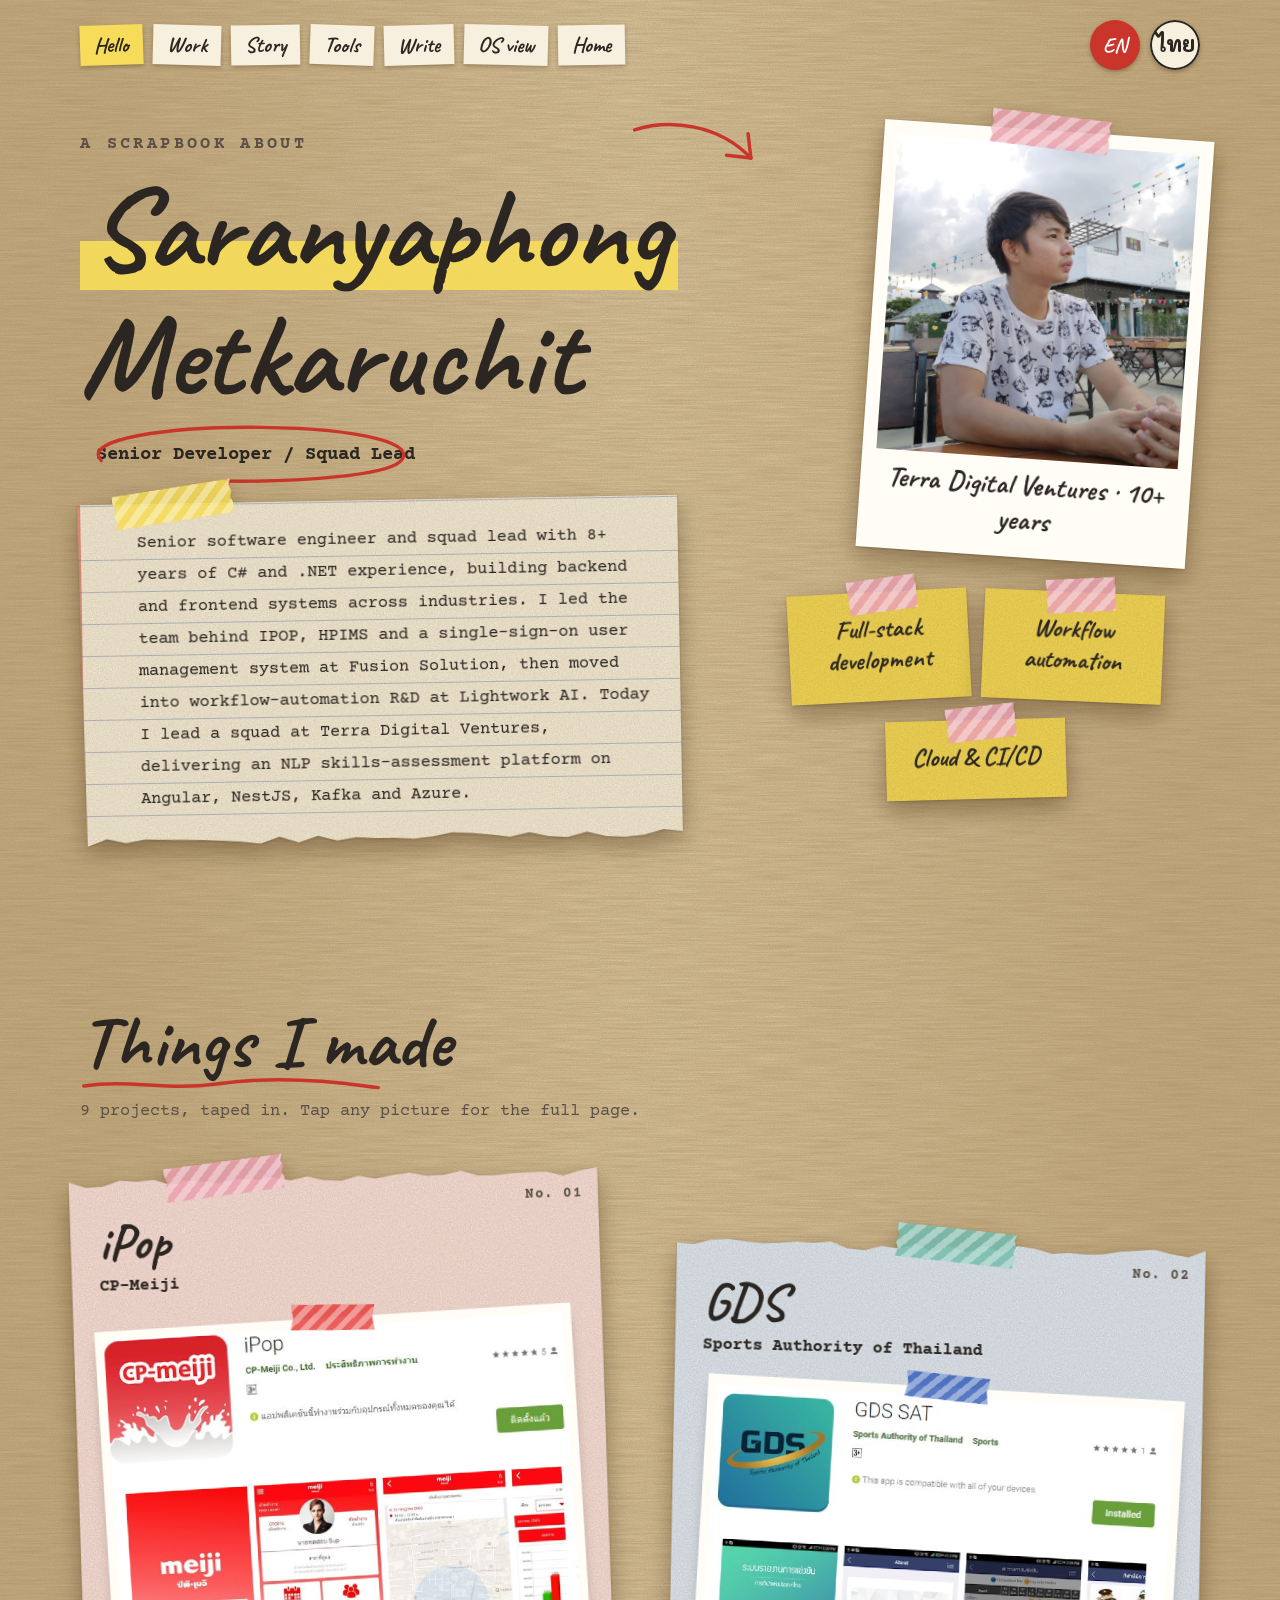
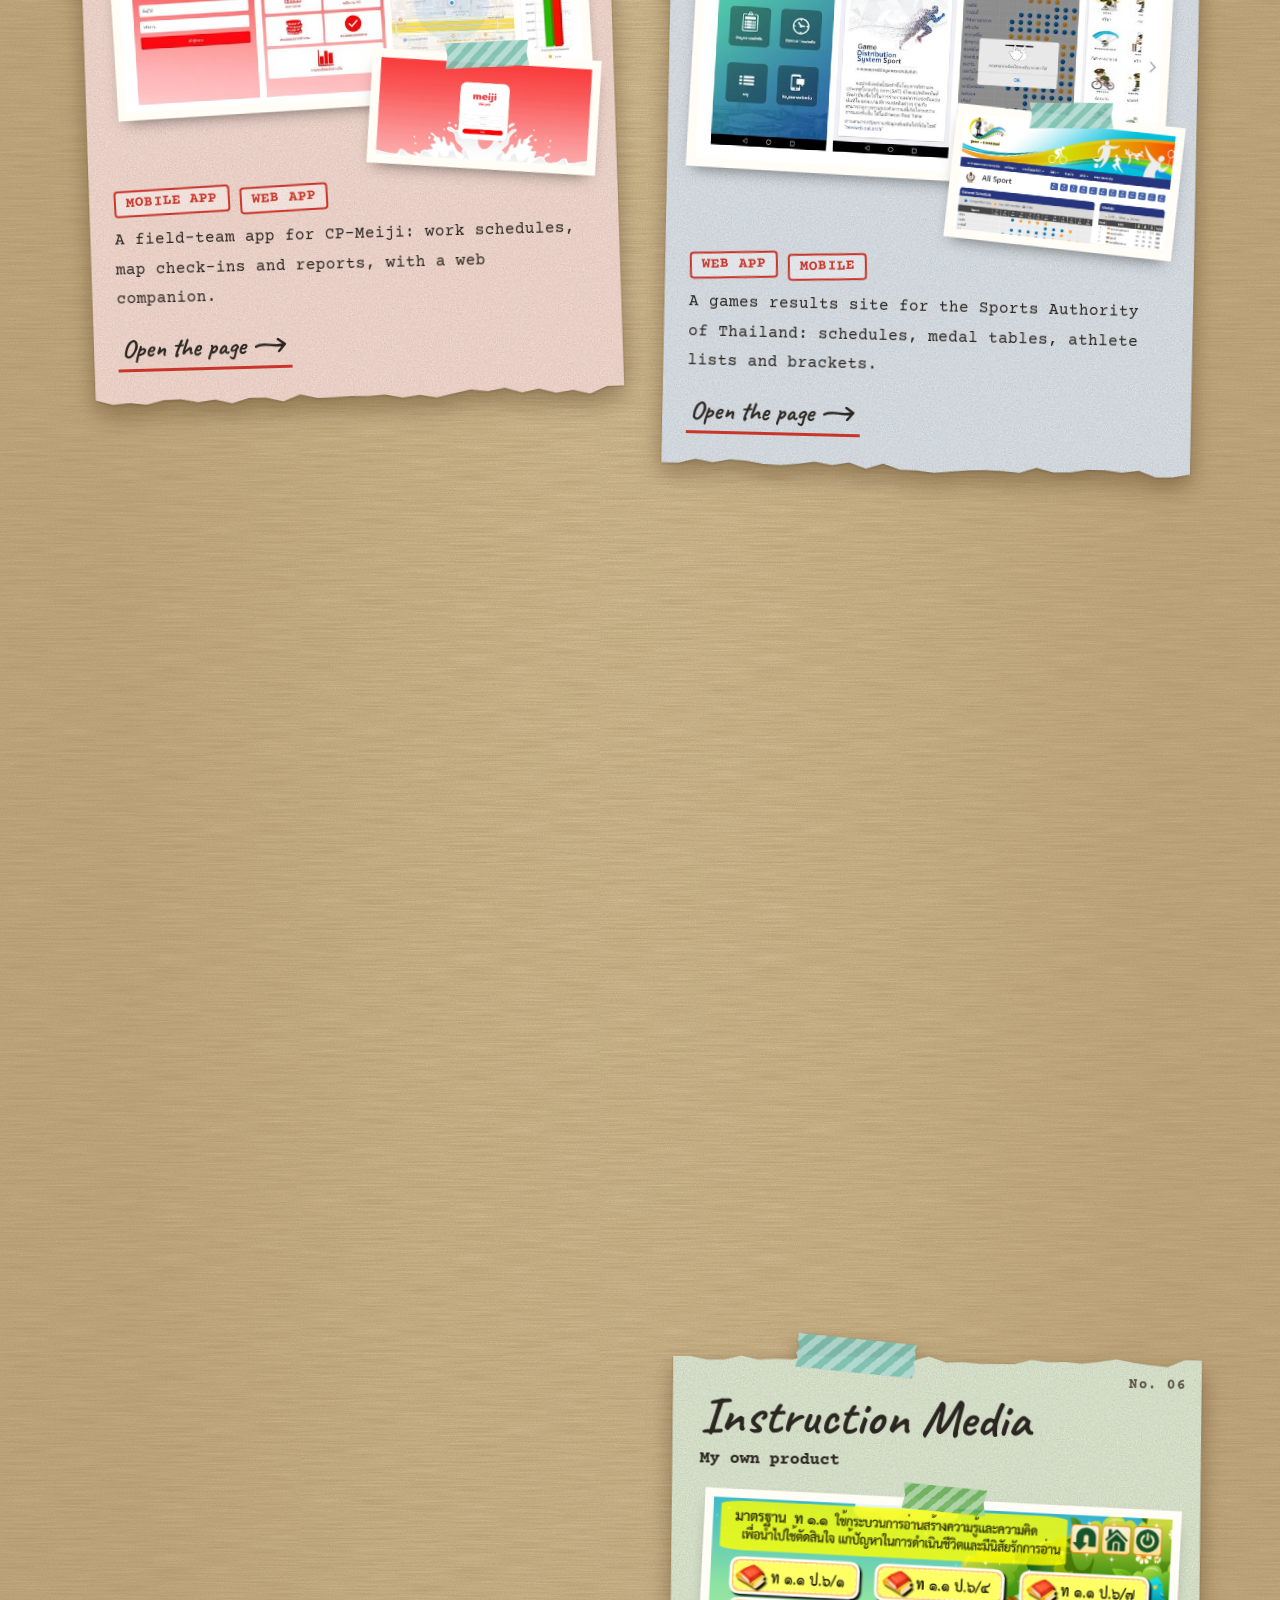
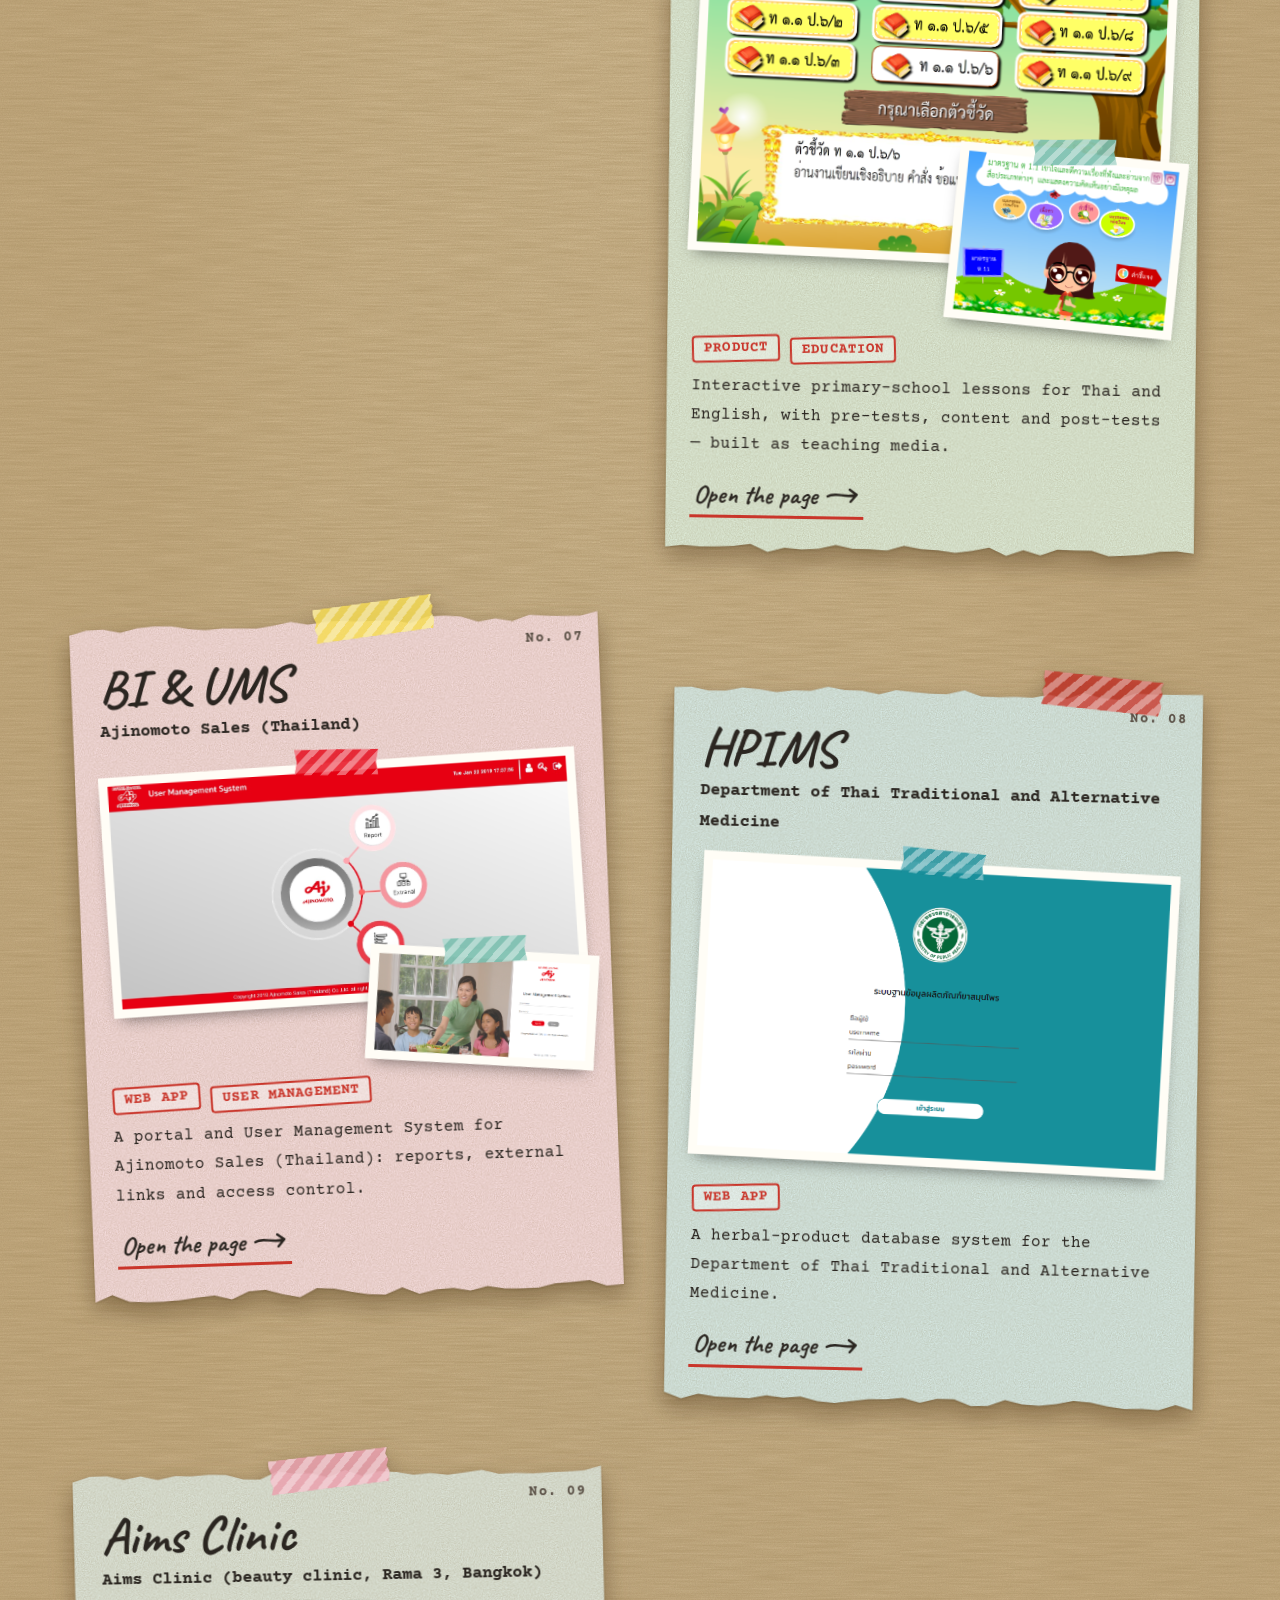
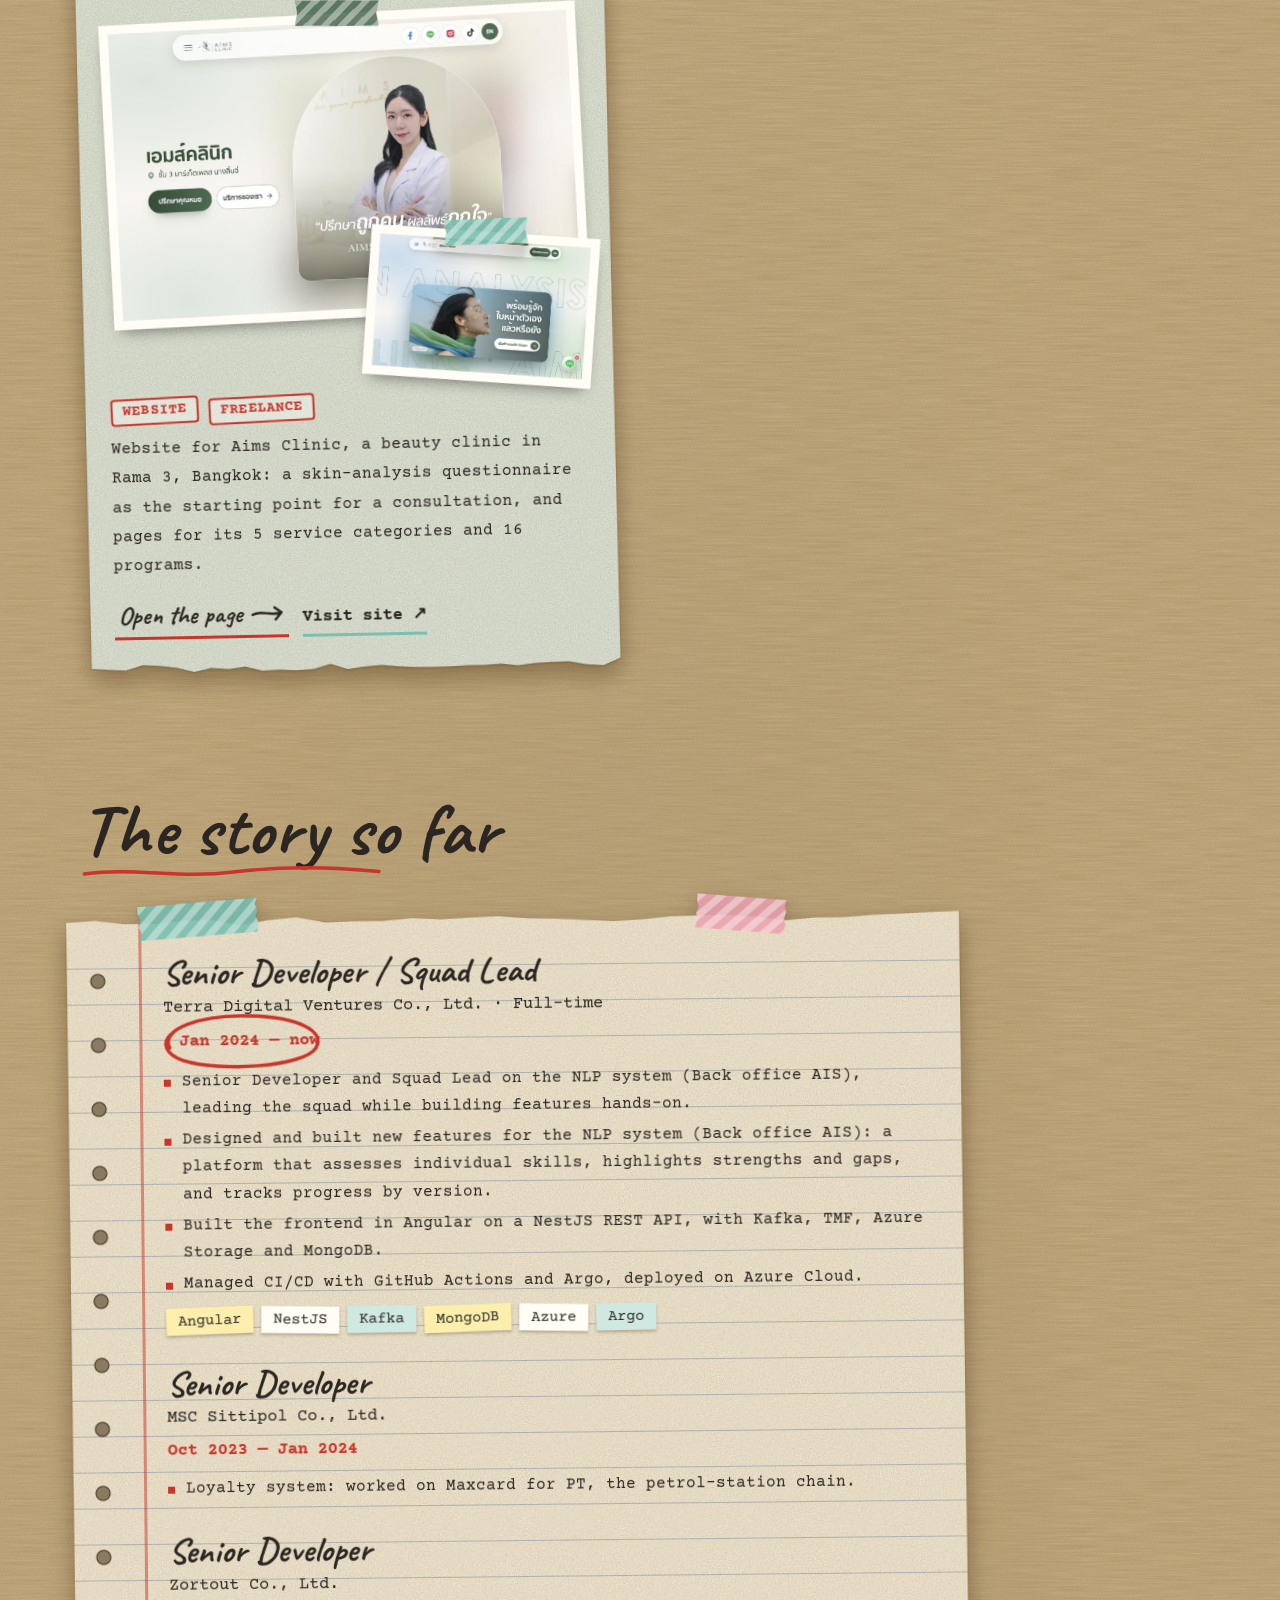
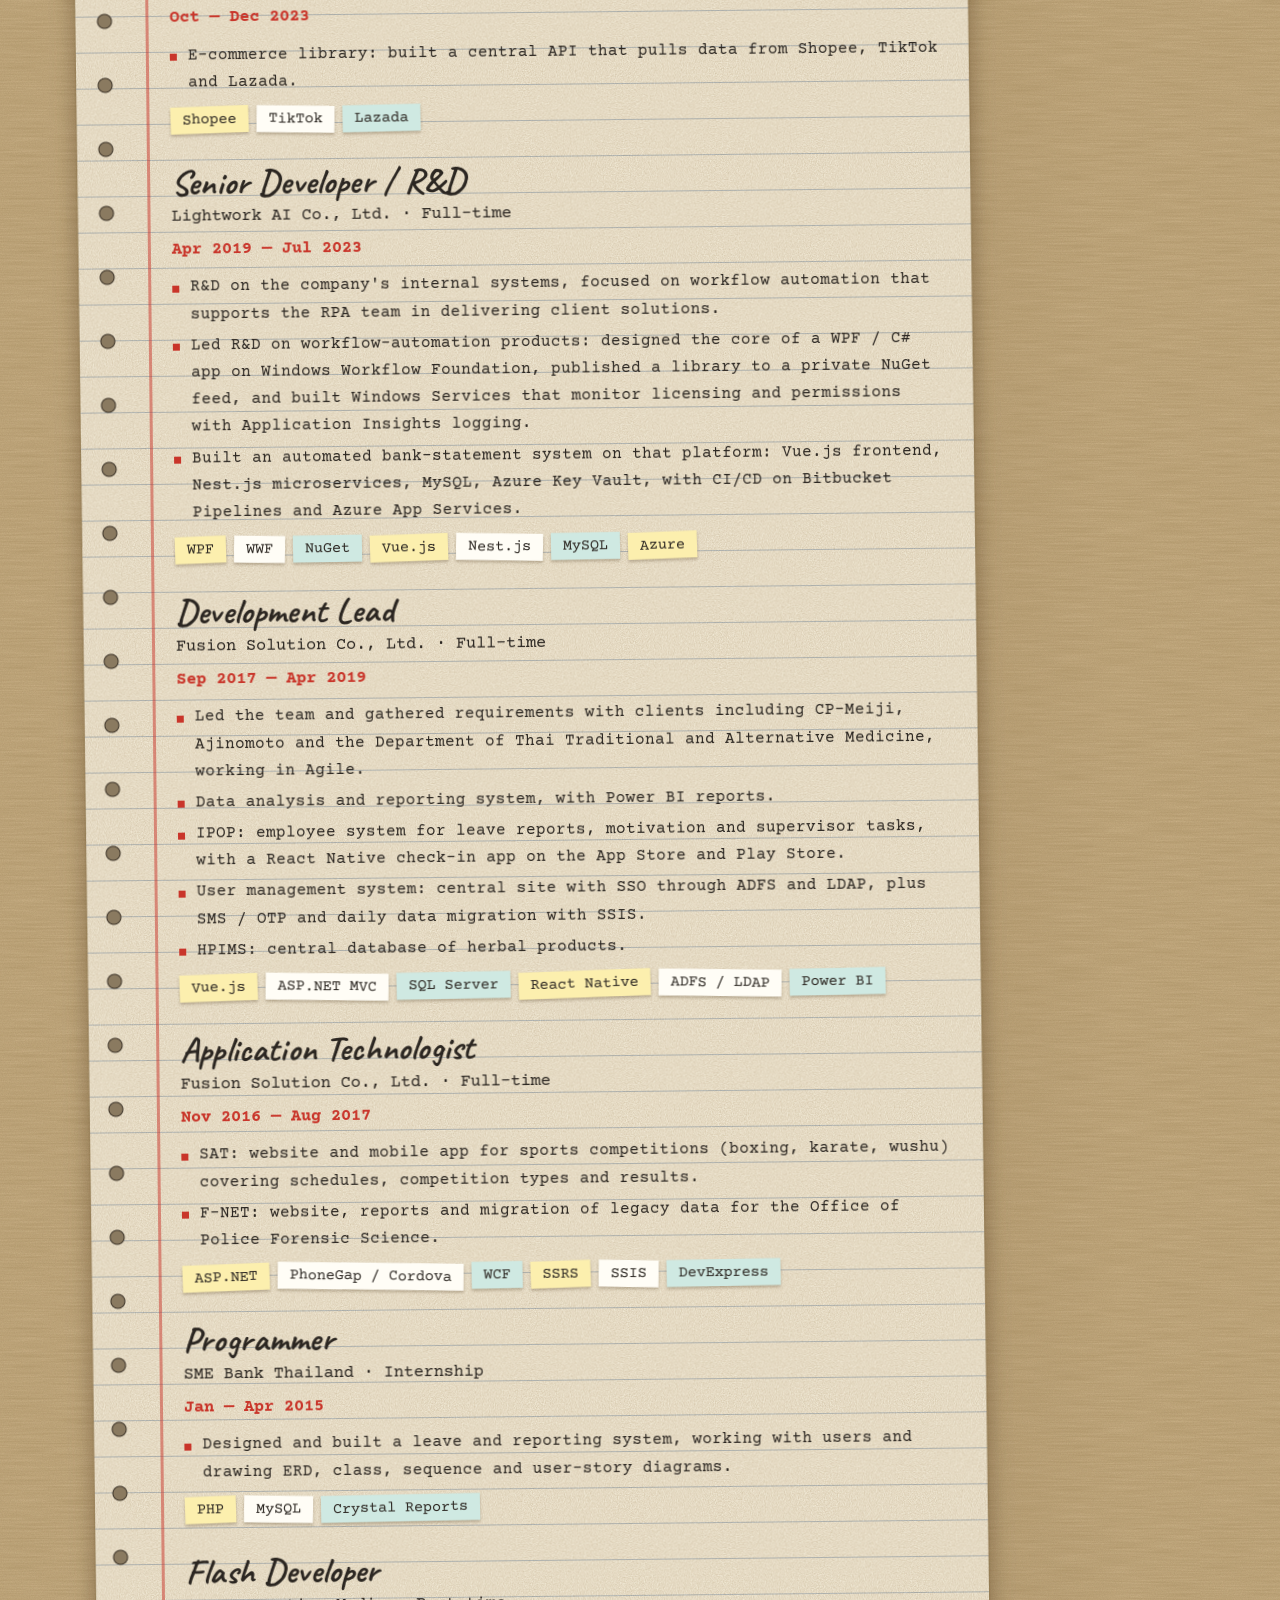
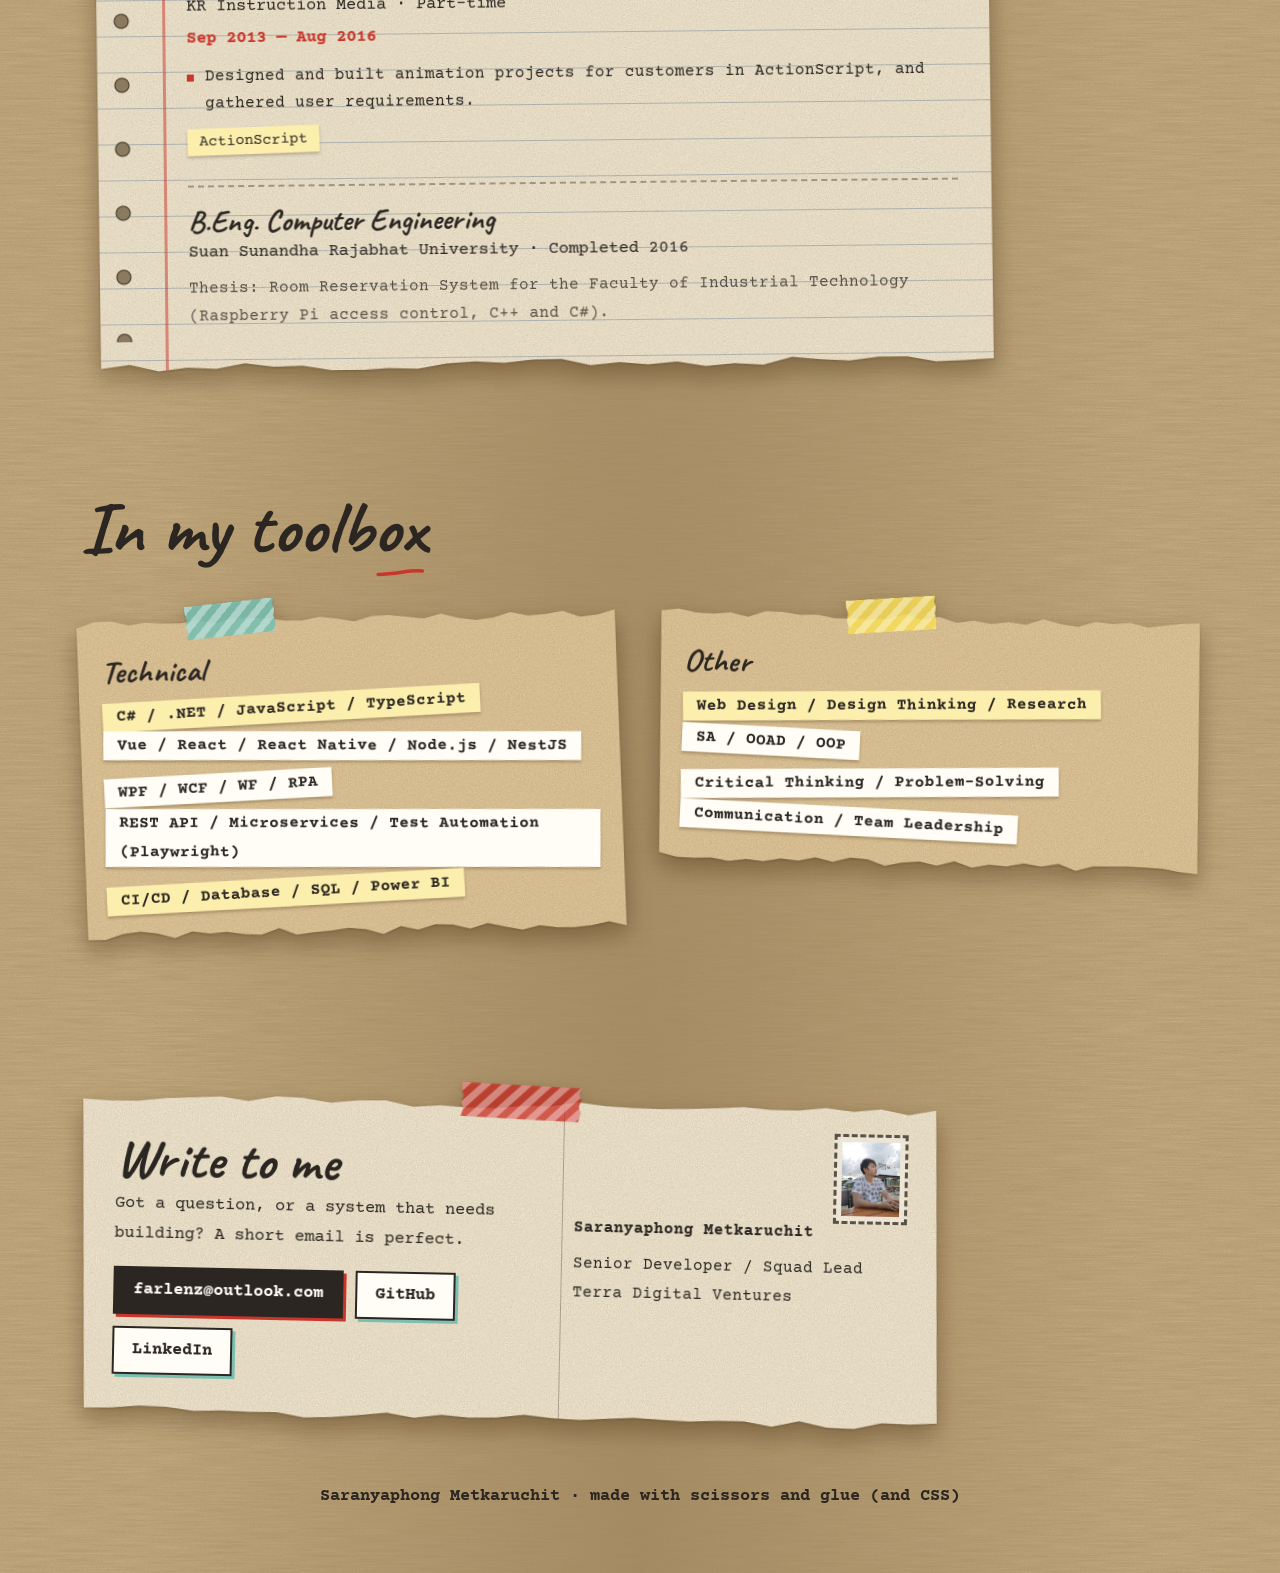
<file: portfolio/quick.html>
<!doctype html>
<html lang="en" data-theme="light">
<head>
<meta charset="utf-8">
<meta name="viewport" content="width=device-width, initial-scale=1">
<title>Saranyaphong Metkaruchit — Senior Developer / Squad Lead | Quick view</title>
<meta name="description" content="Saranyaphong Metkaruchit — Senior Developer / Squad Lead at Terra Digital Ventures. Backend and frontend systems, from workflow automation to the cloud. Selected projects, work history and contact.">
<meta property="og:title" content="Saranyaphong Metkaruchit — Senior Developer / Squad Lead">
<meta property="og:description" content="Saranyaphong Metkaruchit — Senior Developer / Squad Lead at Terra Digital Ventures. Backend and frontend systems, from workflow automation to the cloud. Selected projects, work history and contact.">
<meta property="og:type" content="profile">
<meta name="theme-color" content="#cdb48a">
<link rel="preconnect" href="https://fonts.googleapis.com">
<link rel="preconnect" href="https://fonts.gstatic.com" crossorigin>
<link href="https://fonts.googleapis.com/css2?family=Caveat:wght@500;700&family=Courier+Prime:wght@400;700&family=Mali:wght@400;600&family=Sarabun:wght@400;500;600&display=swap" rel="stylesheet">
<link rel="icon" href="data:,">
<link rel="stylesheet" href="base.css">
<link rel="stylesheet" href="quick.css?v=1">
<script type="application/ld+json">{"@context":"https://schema.org","@type":"Person","name":"Saranyaphong Metkaruchit","jobTitle":"Senior Developer / Squad Lead","worksFor":{"@type":"Organization","name":"Terra Digital Ventures"},"email":"farlenz@outlook.com","sameAs":["https://github.com/fff-fm-404","https://www.linkedin.com/in/saranyaphong-metkaruchit-0a413b171"],"alumniOf":{"@type":"CollegeOrUniversity","name":"Suan Sunandha Rajabhat University"}}</script>
</head>
<body>
<a class="skip" href="#work"><span data-l="en">Skip to projects</span><span data-l="th">ข้ามไปยังโปรเจกต์</span></a>
<div class="wrap">
  <header class="top">
    <nav aria-label="Sections" id="nav"><a href="#about" data-spy style="--r:-2deg"><span data-l="en">Hello</span><span data-l="th">สวัสดี</span></a><a href="#work" data-spy style="--r:1.5deg"><span data-l="en">Work</span><span data-l="th">ผลงาน</span></a><a href="#exp" data-spy style="--r:-1deg"><span data-l="en">Story</span><span data-l="th">เส้นทาง</span></a><a href="#skills" data-spy style="--r:2deg"><span data-l="en">Tools</span><span data-l="th">เครื่องมือ</span></a><a href="#contact" data-spy style="--r:-1.5deg"><span data-l="en">Write</span><span data-l="th">เขียนถึง</span></a><a href="index.html" style="--r:1.5deg"><span data-l="en">OS view</span><span data-l="th">มุมมอง OS</span></a><a href="../" style="--r:-1deg"><span data-l="en">Home</span><span data-l="th">หน้าแรก</span></a></nav>
    <div class="langs" role="group" aria-label="Language"><button type="button" data-lang-set="en" aria-pressed="false">EN</button><button type="button" data-lang-set="th" aria-pressed="false">ไทย</button></div>
  </header>

  <main id="main">
    <section class="hero" id="about" aria-labelledby="h1">
      <svg class="arrow a1 draw go" viewBox="0 0 160 90" aria-hidden="true"><path pathLength="1" d="M6 14C44 2 96 8 130 44"/><path pathLength="1" d="M130 44l-26-3"/><path pathLength="1" d="M130 44l-3-26"/></svg>
      <div>
        <div class="kick" id="kick"><span data-l="en">A scrapbook about</span><span data-l="th">สมุดแปะภาพเกี่ยวกับ</span></div>
        <h1 id="h1"><span>Saranyaphong</span><br>Metkaruchit</h1>
        <p class="role"><span class="circ" id="role"><span data-l="en">Senior Developer / Squad Lead</span><span data-l="th">Senior Developer / Squad Lead</span><svg viewBox="0 0 240 100" preserveAspectRatio="none" class="draw go" aria-hidden="true"><path pathLength="1" d="M20 58C6 26 66 6 130 8c70 2 108 26 94 52C208 90 90 98 38 78 14 68 8 50 22 36"/></svg></span></p>
        <div class="pc intro" data-torn="b"><div class="pc-in lined"><p id="about-p"><span data-l="en">Senior software engineer and squad lead with 8+ years of C# and .NET experience, building backend and frontend systems across industries. I led the team behind IPOP, HPIMS and a single-sign-on user management system at Fusion Solution, then moved into workflow-automation R&amp;D at Lightwork AI. Today I lead a squad at Terra Digital Ventures, delivering an NLP skills-assessment platform on Angular, NestJS, Kafka and Azure.</span><span data-l="th">Senior software engineer และ squad lead ประสบการณ์ C# และ .NET กว่า 8 ปี สร้างระบบทั้ง backend และ frontend ในหลายอุตสาหกรรม เคยนำทีมทำ IPOP, HPIMS และระบบ user management แบบ single sign-on ที่ Fusion Solution ก่อนขยับมาทำ R&amp;D ด้าน workflow automation ที่ Lightwork AI ปัจจุบันนำ squad ที่ Terra Digital Ventures ส่งมอบแพลตฟอร์มประเมินทักษะด้วย NLP บน Angular, NestJS, Kafka และ Azure</span></p></div><span class="tape yel" style="--tx:6%;--tr:-8deg"></span></div>
      </div>
      <div>
        <figure class="pc polaroid"><div class="pc-in"><img id="avatar" src="assets/avatar.jpg" width="300" height="315" alt="Saranyaphong Metkaruchit"><figcaption class="hand" id="cap">Terra Digital Ventures · 10+ <span data-l="en">years</span><span data-l="th">ปี</span></figcaption></div><span class="tape" style="--tx:32%;--tr:3deg"></span></figure>
        <ul class="notes" id="notes"><li class="pc note" data-reveal><div class="pc-in"><span data-l="en">Full-stack development</span><span data-l="th">พัฒนา Full-stack</span></div><span class="tape" style="--tx:34%;--tw:70px;--ty:-14px"></span></li><li class="pc note" data-reveal><div class="pc-in"><span data-l="en">Workflow automation</span><span data-l="th">Workflow automation</span></div><span class="tape" style="--tx:34%;--tw:70px;--ty:-14px"></span></li><li class="pc note" data-reveal><div class="pc-in"><span data-l="en">Cloud &amp; CI/CD</span><span data-l="th">Cloud และ CI/CD</span></div><span class="tape" style="--tx:34%;--tw:70px;--ty:-14px"></span></li></ul>
      </div>
    </section>

    <section class="sec" id="work" aria-labelledby="w-h">
      <h2 id="w-h"><span data-l="en">Things I made</span><span data-l="th">สิ่งที่ฉันสร้าง</span><svg viewBox="0 0 300 16" preserveAspectRatio="none" class="draw" aria-hidden="true"><path pathLength="1" d="M3 9C40 2 70 14 110 7S190 2 230 9 280 6 297 8"/></svg></h2>
      <p class="sub" id="w-p"><span data-l="en">9 projects, taped in. Tap any picture for the full page.</span><span data-l="th">9 โปรเจกต์ที่แปะไว้ แตะรูปไหนก็ได้เพื่อเปิดดูทั้งหน้า</span></p>
      <div class="cards" id="cards">
<article class="pc card" data-torn="tb" data-reveal style="--r:-1.6deg;--paper:#fbe4e1">
   <div class="pc-in"><span class="no" aria-hidden="true">No. 01</span><h3>iPop</h3><p class="client"><span data-l="en">CP-Meiji</span><span data-l="th">CP-Meiji</span></p>
   <a class="shotwrap" href="assets/IPOP2.png" data-open="0" style="--pb:60px" aria-label="iPop"><span class="fr" style="--fr:-2deg;--tc:#e53935cc"><img src="assets/IPOP2.png" alt="iPop — Mobile app" data-a-en="iPop — Mobile app" data-a-th="iPop — Mobile app" loading="lazy"></span><span class="fr b" style="--tc:rgba(123,191,176,.9)"><img src="assets/IPOP1.png" alt="iPop — Web app" data-a-en="iPop — Web app" data-a-th="iPop — Web app" loading="lazy"></span></a>
   <ul class="stamps"><li class="stamp"><span data-l="en">Mobile app</span><span data-l="th">Mobile app</span></li><li class="stamp"><span data-l="en">Web app</span><span data-l="th">Web app</span></li></ul>
   <p class="desc"><span data-l="en">A field-team app for CP-Meiji: work schedules, map check-ins and reports, with a web companion.</span><span data-l="th">Mobile app สำหรับทีมภาคสนามของ CP-Meiji มีตารางงาน เช็กอินบนแผนที่ และรายงาน พร้อม web app คู่กัน</span></p>
   <a class="more" href="assets/IPOP2.png" data-open="0"><span data-l="en">Open the page</span><span data-l="th">เปิดดูทั้งหน้า</span><svg width="34" height="18" viewBox="0 0 34 18" aria-hidden="true" fill="none" stroke="currentColor" stroke-width="2.4" stroke-linecap="round"><path d="M2 10C10 5 20 12 31 8M31 8l-7-5M31 8l-6 7"/></svg></a></div>
   <span class="tape " style="--tx:18%;--tr:-6deg"></span></article>
<article class="pc card" data-torn="tb" data-reveal style="--r:1.4deg;--paper:#e1ecfa">
   <div class="pc-in"><span class="no" aria-hidden="true">No. 02</span><h3>GDS</h3><p class="client"><span data-l="en">Sports Authority of Thailand</span><span data-l="th">การกีฬาแห่งประเทศไทย</span></p>
   <a class="shotwrap" href="assets/SAT1.png" data-open="1" style="--pb:60px" aria-label="GDS"><span class="fr" style="--fr:2deg;--tc:#2f5bb7cc"><img src="assets/SAT1.png" alt="GDS — Web app" data-a-en="GDS — Web app" data-a-th="GDS — Web app" loading="lazy"></span><span class="fr b" style="--tc:rgba(123,191,176,.9)"><img src="assets/SAT2.png" alt="GDS — Games results site" data-a-en="GDS — Games results site" data-a-th="GDS — เว็บผลการแข่งขัน" loading="lazy"></span></a>
   <ul class="stamps"><li class="stamp"><span data-l="en">Web app</span><span data-l="th">Web app</span></li><li class="stamp"><span data-l="en">Mobile</span><span data-l="th">Mobile</span></li></ul>
   <p class="desc"><span data-l="en">A games results site for the Sports Authority of Thailand: schedules, medal tables, athlete lists and brackets.</span><span data-l="th">เว็บผลการแข่งขันกีฬาของการกีฬาแห่งประเทศไทย ทั้งตารางแข่ง ตารางเหรียญ รายชื่อนักกีฬา และผังการแข่งขัน</span></p>
   <a class="more" href="assets/SAT1.png" data-open="1"><span data-l="en">Open the page</span><span data-l="th">เปิดดูทั้งหน้า</span><svg width="34" height="18" viewBox="0 0 34 18" aria-hidden="true" fill="none" stroke="currentColor" stroke-width="2.4" stroke-linecap="round"><path d="M2 10C10 5 20 12 31 8M31 8l-7-5M31 8l-6 7"/></svg></a></div>
   <span class="tape teal" style="--tx:41%;--tr:5deg"></span></article>
<article class="pc card" data-torn="tb" data-reveal style="--r:-0.8deg;--paper:#e1f1f5">
   <div class="pc-in"><span class="no" aria-hidden="true">No. 03</span><h3>SMS</h3><p class="client"><span data-l="en">Sports Authority of Thailand</span><span data-l="th">การกีฬาแห่งประเทศไทย</span></p>
   <a class="shotwrap" href="assets/SAT3.png" data-open="2" aria-label="SMS"><span class="fr" style="--fr:-2deg;--tc:#2a8ba8cc"><img src="assets/SAT3.png" alt="SMS — Competition management" data-a-en="SMS — Competition management" data-a-th="SMS — ระบบบริหารจัดการการแข่งขัน" loading="lazy"></span></a>
   <ul class="stamps"><li class="stamp"><span data-l="en">Web app</span><span data-l="th">Web app</span></li></ul>
   <p class="desc"><span data-l="en">A competition-management system for the Sports Authority of Thailand, including athlete and official roster checks.</span><span data-l="th">ระบบบริหารจัดการการแข่งขันของการกีฬาแห่งประเทศไทย รวมถึงการตรวจสอบรายชื่อนักกีฬาและเจ้าหน้าที่</span></p>
   <a class="more" href="assets/SAT3.png" data-open="2"><span data-l="en">Open the page</span><span data-l="th">เปิดดูทั้งหน้า</span><svg width="34" height="18" viewBox="0 0 34 18" aria-hidden="true" fill="none" stroke="currentColor" stroke-width="2.4" stroke-linecap="round"><path d="M2 10C10 5 20 12 31 8M31 8l-7-5M31 8l-6 7"/></svg></a></div>
   <span class="tape yel" style="--tx:64%;--tr:-6deg"></span></article>
<article class="pc card" data-torn="tb" data-reveal style="--r:1.8deg;--paper:#f3e3e6">
   <div class="pc-in"><span class="no" aria-hidden="true">No. 04</span><h3>FNet4</h3><p class="client"><span data-l="en">Office of Police Forensic Science</span><span data-l="th">สำนักงานพิสูจน์หลักฐานตำรวจ</span></p>
   <a class="shotwrap" href="assets/FNET4.png" data-open="3" aria-label="FNet4"><span class="fr" style="--fr:2deg;--tc:#7a0000cc"><img src="assets/FNET4.png" alt="FNet4 — Sign-in" data-a-en="FNet4 — Sign-in" data-a-th="FNet4 — หน้าเข้าสู่ระบบ" loading="lazy"></span></a>
   <ul class="stamps"><li class="stamp"><span data-l="en">Web app</span><span data-l="th">Web app</span></li></ul>
   <p class="desc"><span data-l="en">The network and information system of the Office of Police Forensic Science.</span><span data-l="th">ระบบเครือข่ายและงานสารสนเทศของสำนักงานพิสูจน์หลักฐานตำรวจ</span></p>
   <a class="more" href="assets/FNET4.png" data-open="3"><span data-l="en">Open the page</span><span data-l="th">เปิดดูทั้งหน้า</span><svg width="34" height="18" viewBox="0 0 34 18" aria-hidden="true" fill="none" stroke="currentColor" stroke-width="2.4" stroke-linecap="round"><path d="M2 10C10 5 20 12 31 8M31 8l-7-5M31 8l-6 7"/></svg></a></div>
   <span class="tape red" style="--tx:32%;--tr:5deg"></span></article>
<article class="pc card" data-torn="tb" data-reveal style="--r:-1.2deg;--paper:#fbe4e1">
   <div class="pc-in"><span class="no" aria-hidden="true">No. 05</span><h3>BI</h3><p class="client"><span data-l="en">CP-Meiji</span><span data-l="th">CP-Meiji</span></p>
   <a class="shotwrap" href="assets/CP_BI.png" data-open="4" aria-label="BI"><span class="fr" style="--fr:-2deg;--tc:#ef5350cc"><img src="assets/CP_BI.png" alt="BI — Sign-in" data-a-en="BI — Sign-in" data-a-th="BI — หน้าเข้าสู่ระบบ" loading="lazy"></span></a>
   <ul class="stamps"><li class="stamp"><span data-l="en">Web app</span><span data-l="th">Web app</span></li><li class="stamp"><span data-l="en">Business intelligence</span><span data-l="th">Business intelligence</span></li></ul>
   <p class="desc"><span data-l="en">A business-intelligence web app for CP-Meiji.</span><span data-l="th">Web app ด้าน Business intelligence สำหรับ CP-Meiji</span></p>
   <a class="more" href="assets/CP_BI.png" data-open="4"><span data-l="en">Open the page</span><span data-l="th">เปิดดูทั้งหน้า</span><svg width="34" height="18" viewBox="0 0 34 18" aria-hidden="true" fill="none" stroke="currentColor" stroke-width="2.4" stroke-linecap="round"><path d="M2 10C10 5 20 12 31 8M31 8l-7-5M31 8l-6 7"/></svg></a></div>
   <span class="tape " style="--tx:55%;--tr:-6deg"></span></article>
<article class="pc card" data-torn="tb" data-reveal style="--r:0.9deg;--paper:#e3f2e1">
   <div class="pc-in"><span class="no" aria-hidden="true">No. 06</span><h3>Instruction Media</h3><p class="client"><span data-l="en">My own product</span><span data-l="th">ผลงานของฉันเอง</span></p>
   <a class="shotwrap" href="assets/CAI_P_THAI_6.png" data-open="5" style="--pb:60px" aria-label="Instruction Media"><span class="fr" style="--fr:2deg;--tc:#5aa84acc"><img src="assets/CAI_P_THAI_6.png" alt="Instruction Media — Thai-subject lesson" data-a-en="Instruction Media — Thai-subject lesson" data-a-th="Instruction Media — บทเรียนวิชาภาษาไทย" loading="lazy"></span><span class="fr b" style="--tc:rgba(123,191,176,.9)"><img src="assets/CAI_P_ENG_1.png" alt="Instruction Media — English-subject lesson" data-a-en="Instruction Media — English-subject lesson" data-a-th="Instruction Media — บทเรียนวิชาภาษาอังกฤษ" loading="lazy"></span></a>
   <ul class="stamps"><li class="stamp"><span data-l="en">Product</span><span data-l="th">ผลิตภัณฑ์</span></li><li class="stamp"><span data-l="en">Education</span><span data-l="th">การศึกษา</span></li></ul>
   <p class="desc"><span data-l="en">Interactive primary-school lessons for Thai and English, with pre-tests, content and post-tests — built as teaching media.</span><span data-l="th">บทเรียนโต้ตอบระดับประถมวิชาภาษาไทยและอังกฤษ มีแบบทดสอบก่อนเรียน เนื้อหา และแบบทดสอบหลังเรียน สร้างเป็นสื่อการสอน</span></p>
   <a class="more" href="assets/CAI_P_THAI_6.png" data-open="5"><span data-l="en">Open the page</span><span data-l="th">เปิดดูทั้งหน้า</span><svg width="34" height="18" viewBox="0 0 34 18" aria-hidden="true" fill="none" stroke="currentColor" stroke-width="2.4" stroke-linecap="round"><path d="M2 10C10 5 20 12 31 8M31 8l-7-5M31 8l-6 7"/></svg></a></div>
   <span class="tape teal" style="--tx:23%;--tr:5deg"></span></article>
<article class="pc card" data-torn="tb" data-reveal style="--r:-1.9deg;--paper:#fbe3e6">
   <div class="pc-in"><span class="no" aria-hidden="true">No. 07</span><h3>BI &amp; UMS</h3><p class="client"><span data-l="en">Ajinomoto Sales (Thailand)</span><span data-l="th">Ajinomoto Sales (Thailand)</span></p>
   <a class="shotwrap" href="assets/AJI_BI_2.png" data-open="6" style="--pb:60px" aria-label="BI &amp; UMS"><span class="fr" style="--fr:-2deg;--tc:#e60012cc"><img src="assets/AJI_BI_2.png" alt="BI &amp; UMS — Portal" data-a-en="BI &amp; UMS — Portal" data-a-th="BI &amp; UMS — Portal" loading="lazy"></span><span class="fr b" style="--tc:rgba(123,191,176,.9)"><img src="assets/AJI_BI.png" alt="BI &amp; UMS — Sign-in" data-a-en="BI &amp; UMS — Sign-in" data-a-th="BI &amp; UMS — หน้าเข้าสู่ระบบ" loading="lazy"></span></a>
   <ul class="stamps"><li class="stamp"><span data-l="en">Web app</span><span data-l="th">Web app</span></li><li class="stamp"><span data-l="en">User management</span><span data-l="th">User management</span></li></ul>
   <p class="desc"><span data-l="en">A portal and User Management System for Ajinomoto Sales (Thailand): reports, external links and access control.</span><span data-l="th">Portal และ User Management System ของ Ajinomoto Sales (Thailand) รวมรายงาน ลิงก์ภายนอก และการควบคุมสิทธิ์</span></p>
   <a class="more" href="assets/AJI_BI_2.png" data-open="6"><span data-l="en">Open the page</span><span data-l="th">เปิดดูทั้งหน้า</span><svg width="34" height="18" viewBox="0 0 34 18" aria-hidden="true" fill="none" stroke="currentColor" stroke-width="2.4" stroke-linecap="round"><path d="M2 10C10 5 20 12 31 8M31 8l-7-5M31 8l-6 7"/></svg></a></div>
   <span class="tape yel" style="--tx:46%;--tr:-6deg"></span></article>
<article class="pc card" data-torn="tb" data-reveal style="--r:1.2deg;--paper:#dcf0ee">
   <div class="pc-in"><span class="no" aria-hidden="true">No. 08</span><h3>HPIMS</h3><p class="client"><span data-l="en">Department of Thai Traditional and Alternative Medicine</span><span data-l="th">กรมการแพทย์แผนไทยและการแพทย์ทางเลือก</span></p>
   <a class="shotwrap" href="assets/HPIMS.png" data-open="7" aria-label="HPIMS"><span class="fr" style="--fr:2deg;--tc:#1a8f9bcc"><img src="assets/HPIMS.png" alt="HPIMS — Sign-in" data-a-en="HPIMS — Sign-in" data-a-th="HPIMS — หน้าเข้าสู่ระบบ" loading="lazy"></span></a>
   <ul class="stamps"><li class="stamp"><span data-l="en">Web app</span><span data-l="th">Web app</span></li></ul>
   <p class="desc"><span data-l="en">A herbal-product database system for the Department of Thai Traditional and Alternative Medicine.</span><span data-l="th">ระบบฐานข้อมูลผลิตภัณฑ์ยาสมุนไพร กรมการแพทย์แผนไทยและการแพทย์ทางเลือก</span></p>
   <a class="more" href="assets/HPIMS.png" data-open="7"><span data-l="en">Open the page</span><span data-l="th">เปิดดูทั้งหน้า</span><svg width="34" height="18" viewBox="0 0 34 18" aria-hidden="true" fill="none" stroke="currentColor" stroke-width="2.4" stroke-linecap="round"><path d="M2 10C10 5 20 12 31 8M31 8l-7-5M31 8l-6 7"/></svg></a></div>
   <span class="tape red" style="--tx:69%;--tr:5deg"></span></article>
<article class="pc card" data-torn="tb" data-reveal style="--r:-1.1deg;--paper:#e3ece3">
   <div class="pc-in"><span class="no" aria-hidden="true">No. 09</span><h3>Aims Clinic</h3><p class="client"><span data-l="en">Aims Clinic (beauty clinic, Rama 3, Bangkok)</span><span data-l="th">เอมส์คลินิก (คลินิกความงาม พระราม 3 กรุงเทพฯ)</span></p>
   <a class="shotwrap" href="assets/AIMS1.png" data-open="8" style="--pb:60px" aria-label="Aims Clinic"><span class="fr" style="--fr:-2deg;--tc:#3f5f46cc"><img src="assets/AIMS1.png" alt="Aims Clinic — Home" data-a-en="Aims Clinic — Home" data-a-th="Aims Clinic — หน้าแรก" loading="lazy"></span><span class="fr b" style="--tc:rgba(123,191,176,.9)"><img src="assets/AIMS2.png" alt="Aims Clinic — Skin analysis" data-a-en="Aims Clinic — Skin analysis" data-a-th="Aims Clinic — แบบประเมินผิว" loading="lazy"></span></a>
   <ul class="stamps"><li class="stamp"><span data-l="en">Website</span><span data-l="th">Website</span></li><li class="stamp"><span data-l="en">Freelance</span><span data-l="th">งานฟรีแลนซ์</span></li></ul>
   <p class="desc"><span data-l="en">Website for Aims Clinic, a beauty clinic in Rama 3, Bangkok: a skin-analysis questionnaire as the starting point for a consultation, and pages for its 5 service categories and 16 programs.</span><span data-l="th">เว็บไซต์ของเอมส์คลินิก คลินิกความงามที่พระราม 3 กรุงเทพฯ มีแบบประเมินผิวเป็นจุดเริ่มต้นของการปรึกษา และหน้าบริการ 5 หมวด 16 โปรแกรม</span></p>
   <a class="more" href="assets/AIMS1.png" data-open="8"><span data-l="en">Open the page</span><span data-l="th">เปิดดูทั้งหน้า</span><svg width="34" height="18" viewBox="0 0 34 18" aria-hidden="true" fill="none" stroke="currentColor" stroke-width="2.4" stroke-linecap="round"><path d="M2 10C10 5 20 12 31 8M31 8l-7-5M31 8l-6 7"/></svg></a><a class="visit" href="https://aimsclinicth.com/" target="_blank" rel="noopener"><span data-l="en">Visit site</span><span data-l="th">เปิดเว็บไซต์</span> ↗</a></div>
   <span class="tape " style="--tx:37%;--tr:-6deg"></span></article>
      </div>
    </section>

    <section class="sec" id="exp" aria-labelledby="e-h">
      <h2 id="e-h"><span data-l="en">The story so far</span><span data-l="th">เรื่องราวจนถึงตอนนี้</span><svg viewBox="0 0 300 16" preserveAspectRatio="none" class="draw" aria-hidden="true"><path pathLength="1" d="M3 9C40 2 70 14 110 7S190 2 230 9 280 6 297 8"/></svg></h2>
      <div class="pc nb" data-torn="tb" data-reveal><div class="pc-in" id="nb">
<div class="job"><h3><span data-l="en">Senior Developer / Squad Lead</span><span data-l="th">Senior Developer / Squad Lead</span></h3><p>Terra Digital Ventures Co., Ltd. · <span data-l="en">Full-time</span><span data-l="th">Full-time</span></p><p class="when"><span class="circ"><span data-l="en">Jan 2024 — now</span><span data-l="th">ม.ค. 2024 — ปัจจุบัน</span><svg viewBox="0 0 240 100" preserveAspectRatio="none" class="draw go" aria-hidden="true"><path pathLength="1" d="M20 58C6 26 66 6 130 8c70 2 108 26 94 52C208 90 90 98 38 78 14 68 8 50 22 36"/></svg></span></p>
  <ul class="pts"><li><span data-l="en">Senior Developer and Squad Lead on the NLP system (Back office AIS), leading the squad while building features hands-on.</span><span data-l="th">Senior Developer และ Squad Lead ของระบบ NLP (Back office AIS) นำ squad พร้อมลงมือพัฒนา feature เอง</span></li><li><span data-l="en">Designed and built new features for the NLP system (Back office AIS): a platform that assesses individual skills, highlights strengths and gaps, and tracks progress by version.</span><span data-l="th">ออกแบบและพัฒนา feature ใหม่ของระบบ NLP (Back office AIS) แพลตฟอร์มประเมินทักษะรายบุคคล ชี้จุดแข็งและช่องว่าง (gap) และติดตามความก้าวหน้าตามเวอร์ชัน</span></li><li><span data-l="en">Built the frontend in Angular on a NestJS REST API, with Kafka, TMF, Azure Storage and MongoDB.</span><span data-l="th">พัฒนา frontend ด้วย Angular เชื่อมกับ NestJS REST API ร่วมกับ Kafka, TMF, Azure Storage และ MongoDB</span></li><li><span data-l="en">Managed CI/CD with GitHub Actions and Argo, deployed on Azure Cloud.</span><span data-l="th">ดูแล CI/CD ด้วย GitHub Actions และ Argo deploy บน Azure Cloud</span></li></ul><ul class="tags"><li>Angular</li><li>NestJS</li><li>Kafka</li><li>MongoDB</li><li>Azure</li><li>Argo</li></ul></div>
<div class="job"><h3><span data-l="en">Senior Developer</span><span data-l="th">Senior Developer</span></h3><p>MSC Sittipol Co., Ltd.</p><p class="when"><span data-l="en">Oct 2023 — Jan 2024</span><span data-l="th">ต.ค. 2023 — ม.ค. 2024</span></p>
  <ul class="pts"><li><span data-l="en">Loyalty system: worked on Maxcard for PT, the petrol-station chain.</span><span data-l="th">ระบบสะสมแต้ม: พัฒนา Maxcard ให้ PT (ปั๊มน้ำมัน)</span></li></ul></div>
<div class="job"><h3><span data-l="en">Senior Developer</span><span data-l="th">Senior Developer</span></h3><p>Zortout Co., Ltd.</p><p class="when"><span data-l="en">Oct — Dec 2023</span><span data-l="th">ต.ค. — ธ.ค. 2023</span></p>
  <ul class="pts"><li><span data-l="en">E-commerce library: built a central API that pulls data from Shopee, TikTok and Lazada.</span><span data-l="th">E-commerce library: สร้าง API กลางสำหรับดึงข้อมูลจาก Shopee, TikTok และ Lazada</span></li></ul><ul class="tags"><li>Shopee</li><li>TikTok</li><li>Lazada</li></ul></div>
<div class="job"><h3><span data-l="en">Senior Developer / R&amp;D</span><span data-l="th">Senior Developer / R&amp;D</span></h3><p>Lightwork AI Co., Ltd. · <span data-l="en">Full-time</span><span data-l="th">Full-time</span></p><p class="when"><span data-l="en">Apr 2019 — Jul 2023</span><span data-l="th">เม.ย. 2019 — ก.ค. 2023</span></p>
  <ul class="pts"><li><span data-l="en">R&amp;D on the company&#39;s internal systems, focused on workflow automation that supports the RPA team in delivering client solutions.</span><span data-l="th">งาน R&amp;D ระบบภายในบริษัท เน้น workflow automation เพื่อสนับสนุนทีม RPA ในการส่งมอบโซลูชันให้ลูกค้า</span></li><li><span data-l="en">Led R&amp;D on workflow-automation products: designed the core of a WPF / C# app on Windows Workflow Foundation, published a library to a private NuGet feed, and built Windows Services that monitor licensing and permissions with Application Insights logging.</span><span data-l="th">นำงาน R&amp;D ผลิตภัณฑ์ workflow automation ออกแบบ core ของแอป WPF / C# บน Windows Workflow Foundation publish library ลง NuGet feed ส่วนตัว และสร้าง Windows Services ตรวจสอบ license และ permission พร้อมบันทึก log ด้วย Application Insights</span></li><li><span data-l="en">Built an automated bank-statement system on that platform: Vue.js frontend, Nest.js microservices, MySQL, Azure Key Vault, with CI/CD on Bitbucket Pipelines and Azure App Services.</span><span data-l="th">สร้างระบบ bank statement อัตโนมัติบนแพลตฟอร์มดังกล่าว frontend Vue.js, backend Nest.js แบบ microservices, ฐานข้อมูล MySQL, เก็บ secret ด้วย Azure Key Vault และทำ CI/CD ด้วย Bitbucket Pipelines บน Azure App Services</span></li></ul><ul class="tags"><li>WPF</li><li>WWF</li><li>NuGet</li><li>Vue.js</li><li>Nest.js</li><li>MySQL</li><li>Azure</li></ul></div>
<div class="job"><h3><span data-l="en">Development Lead</span><span data-l="th">Development Lead</span></h3><p>Fusion Solution Co., Ltd. · <span data-l="en">Full-time</span><span data-l="th">Full-time</span></p><p class="when"><span data-l="en">Sep 2017 — Apr 2019</span><span data-l="th">ก.ย. 2017 — เม.ย. 2019</span></p>
  <ul class="pts"><li><span data-l="en">Led the team and gathered requirements with clients including CP-Meiji, Ajinomoto and the Department of Thai Traditional and Alternative Medicine, working in Agile.</span><span data-l="th">นำทีมและรวบรวมความต้องการร่วมกับลูกค้า เช่น CP-Meiji, Ajinomoto และกรมการแพทย์แผนไทยและการแพทย์ทางเลือก ทำงานแบบ Agile</span></li><li><span data-l="en">Data analysis and reporting system, with Power BI reports.</span><span data-l="th">ระบบ data analysis และ reporting พร้อมรายงาน Power BI</span></li><li><span data-l="en">IPOP: employee system for leave reports, motivation and supervisor tasks, with a React Native check-in app on the App Store and Play Store.</span><span data-l="th">IPOP ระบบพนักงาน (รายงานการลา แรงจูงใจ งานของหัวหน้า) พร้อมแอป React Native เช็กอินบน App Store และ Play Store</span></li><li><span data-l="en">User management system: central site with SSO through ADFS and LDAP, plus SMS / OTP and daily data migration with SSIS.</span><span data-l="th">ระบบ user management เว็บกลางที่ทำ SSO ผ่าน ADFS และ LDAP พร้อม SMS / OTP และ migrate ข้อมูลรายวันด้วย SSIS</span></li><li><span data-l="en">HPIMS: central database of herbal products.</span><span data-l="th">HPIMS ฐานข้อมูลกลางผลิตภัณฑ์สมุนไพร</span></li></ul><ul class="tags"><li>Vue.js</li><li>ASP.NET MVC</li><li>SQL Server</li><li>React Native</li><li>ADFS / LDAP</li><li>Power BI</li></ul></div>
<div class="job"><h3><span data-l="en">Application Technologist</span><span data-l="th">Application Technologist</span></h3><p>Fusion Solution Co., Ltd. · <span data-l="en">Full-time</span><span data-l="th">Full-time</span></p><p class="when"><span data-l="en">Nov 2016 — Aug 2017</span><span data-l="th">พ.ย. 2016 — ส.ค. 2017</span></p>
  <ul class="pts"><li><span data-l="en">SAT: website and mobile app for sports competitions (boxing, karate, wushu) covering schedules, competition types and results.</span><span data-l="th">SAT เว็บไซต์และ mobile app สำหรับการแข่งขันกีฬา (มวย คาราเต้ วูซู) ครอบคลุมตารางแข่ง ประเภทการแข่ง และผลการแข่งขัน</span></li><li><span data-l="en">F-NET: website, reports and migration of legacy data for the Office of Police Forensic Science.</span><span data-l="th">F-NET เว็บไซต์ รายงาน และการ migrate ข้อมูลจากระบบเดิมของสำนักงานพิสูจน์หลักฐานตำรวจ</span></li></ul><ul class="tags"><li>ASP.NET</li><li>PhoneGap / Cordova</li><li>WCF</li><li>SSRS</li><li>SSIS</li><li>DevExpress</li></ul></div>
<div class="job"><h3><span data-l="en">Programmer</span><span data-l="th">Programmer</span></h3><p>SME Bank Thailand · <span data-l="en">Internship</span><span data-l="th">Internship</span></p><p class="when"><span data-l="en">Jan — Apr 2015</span><span data-l="th">ม.ค. — เม.ย. 2015</span></p>
  <ul class="pts"><li><span data-l="en">Designed and built a leave and reporting system, working with users and drawing ERD, class, sequence and user-story diagrams.</span><span data-l="th">ออกแบบและพัฒนาระบบลางานและรายงาน ทำงานร่วมกับผู้ใช้ และเขียนแผนภาพ ERD, class, sequence และ user story</span></li></ul><ul class="tags"><li>PHP</li><li>MySQL</li><li>Crystal Reports</li></ul></div>
<div class="job"><h3><span data-l="en">Flash Developer</span><span data-l="th">Flash Developer</span></h3><p>KR Instruction Media · <span data-l="en">Part-time</span><span data-l="th">Part-time</span></p><p class="when"><span data-l="en">Sep 2013 — Aug 2016</span><span data-l="th">ก.ย. 2013 — ส.ค. 2016</span></p>
  <ul class="pts"><li><span data-l="en">Designed and built animation projects for customers in ActionScript, and gathered user requirements.</span><span data-l="th">ออกแบบและพัฒนางานแอนิเมชันให้ลูกค้าด้วย ActionScript และรวบรวมความต้องการของผู้ใช้</span></li></ul><ul class="tags"><li>ActionScript</li></ul></div>
<div class="edu"><h3 class="hand" style="font-size:1.9rem"><span data-l="en">B.Eng. Computer Engineering</span><span data-l="th">วิศวกรรมศาสตรบัณฑิต สาขาวิศวกรรมคอมพิวเตอร์</span></h3><p><span data-l="en">Suan Sunandha Rajabhat University</span><span data-l="th">มหาวิทยาลัยราชภัฏสวนสุนันทา</span> · <span data-l="en">Completed 2016</span><span data-l="th">จบการศึกษา 2559</span></p><p class="thesis"><span data-l="en">Thesis: Room Reservation System for the Faculty of Industrial Technology (Raspberry Pi access control, C++ and C#).</span><span data-l="th">วิทยานิพนธ์: ระบบจองห้องเรียน คณะเทคโนโลยีอุตสาหกรรม (ควบคุมการเข้าถึงด้วย Raspberry Pi, C++ และ C#)</span></p></div>
      </div><span class="tape teal" style="--tx:8%;--tr:-4deg"></span><span class="tape" style="--tx:70%;--tr:5deg;--tw:90px"></span></div>
    </section>

    <section class="sec" id="skills" aria-labelledby="s-h">
      <h2 id="s-h"><span data-l="en">In my toolbox</span><span data-l="th">ในกล่องเครื่องมือ</span><svg viewBox="0 0 300 16" preserveAspectRatio="none" class="draw" aria-hidden="true"><path pathLength="1" d="M3 9C40 2 70 14 110 7S190 2 230 9 280 6 297 8"/></svg></h2>
      <div class="sg" id="sg">
<div class="pc" data-torn="tb" data-reveal><div class="pc-in"><h3><span data-l="en">Technical</span><span data-l="th">เทคนิค</span></h3><ul class="chips"><li>C# / .NET / JavaScript / TypeScript</li><li>Vue / React / React Native / Node.js / NestJS</li><li>WPF / WCF / WF / RPA</li><li>REST API / Microservices / Test Automation (Playwright)</li><li>CI/CD / Database / SQL / Power BI</li></ul></div><span class="tape teal" style="--tx:20%;--tw:90px"></span></div>
<div class="pc" data-torn="tb" data-reveal><div class="pc-in"><h3><span data-l="en">Other</span><span data-l="th">อื่นๆ</span></h3><ul class="chips"><li>Web Design / Design Thinking / Research</li><li>SA / OOAD / OOP</li><li>Critical Thinking / Problem-Solving</li><li>Communication / Team Leadership</li></ul></div><span class="tape yel" style="--tx:34%;--tw:90px"></span></div>
      </div>
    </section>

    <section class="sec" id="contact" aria-labelledby="c-h">
      <div class="pc postcard" data-torn="tb" data-reveal>
        <div class="pc-in">
          <div><h2 id="c-h"><span data-l="en">Write to me</span><span data-l="th">เขียนมาหาฉัน</span></h2><p id="c-p"><span data-l="en">Got a question, or a system that needs building? A short email is perfect.</span><span data-l="th">มีคำถาม หรือมีระบบที่ต้องสร้าง ส่งอีเมลสั้น ๆ มาได้เลย</span></p>
            <div class="btns" id="c-btns"><a class="btn" href="mailto:farlenz@outlook.com?subject=">farlenz@outlook.com</a><a class="btn alt" target="_blank" rel="noopener" href="https://github.com/fff-fm-404">GitHub</a><a class="btn alt" target="_blank" rel="noopener" href="https://www.linkedin.com/in/saranyaphong-metkaruchit-0a413b171">LinkedIn</a></div></div>
          <div class="addr" id="addr"><span class="stampbox" aria-hidden="true"><img src="assets/avatar.jpg" alt=""></span><p><strong>Saranyaphong Metkaruchit</strong></p><p><span data-l="en">Senior Developer / Squad Lead</span><span data-l="th">Senior Developer / Squad Lead</span><br>Terra Digital Ventures</p></div>
        </div>
        <span class="tape red" style="--tx:44%;--tr:2deg"></span>
      </div>
    </section>
  </main>
  <footer id="foot">Saranyaphong Metkaruchit · <span data-l="en">made with scissors and glue (and CSS)</span><span data-l="th">ทำด้วยกรรไกร กาว (และ CSS)</span></footer>
</div>

<div class="dlg" id="dlg" role="dialog" aria-modal="true" aria-labelledby="dlg-title" hidden>
  <div class="dlg-back" data-close></div>
  <div class="dlg-card" id="dlg-card"><button type="button" class="dlg-x" data-close id="dlg-x">&times;</button><div id="dlg-inner"></div></div>
</div>

<script src="data.js?v=20261018"></script>
<script src="base.js"></script>
<script>
(function(){
"use strict";
var F=FFFP,D=F.data,P=D.person,PR=D.projects,esc=F.esc,L=F.L;
function $(s){return document.querySelector(s)}
function T(en,th){return L({en:en,th:th})}
function pad(n){return n<10?"0"+n:""+n}
function altAttr(p,s){var e=p.n+" \u2014 "+s.cap.en,t=p.n+" \u2014 "+s.cap.th;return 'alt="'+esc(F.lang()==="th"?t:e)+'" data-a-en="'+esc(e)+'" data-a-th="'+esc(t)+'"'}
function clientL(p){return L(p.clientFull||{en:p.client,th:p.client})}
function mail(sub){return "mailto:"+P.email+"?subject="+encodeURIComponent(sub||"")}
/* torn edges (cosmetic, deterministic) */
function rng(s){return function(){s=(s*9301+49297)%233280;return s/233280}}
function torn(el,k){
  var r=rng(11+k*37),mode=el.getAttribute("data-torn")||"b",pts=[],x;
  if(mode.indexOf("t")>=0){for(x=0;x<=100;x+=3.2)pts.push(Math.min(x,100).toFixed(1)+"% "+(r()*8).toFixed(1)+"px")}else pts.push("0 0","100% 0");
  if(mode.indexOf("b")>=0){for(x=100;x>=0;x-=3.2)pts.push(Math.max(x,0).toFixed(1)+"% calc(100% - "+(r()*9).toFixed(1)+"px)")}else pts.push("100% 100%","0 100%");
  var inn=el.querySelector(".pc-in");if(inn)inn.style.clipPath="polygon("+pts.join(",")+")";
}
[].forEach.call(document.querySelectorAll("[data-torn]"),torn);
F.reveal(document);
var dio=("IntersectionObserver" in window)?new IntersectionObserver(function(es){es.forEach(function(e){if(e.isIntersecting){e.target.classList.add("in");dio.unobserve(e.target)}})},{threshold:.4}):null;
[].forEach.call(document.querySelectorAll(".sec h2, .job .circ"),function(h){if(dio)dio.observe(h);else h.classList.add("in")});
/* project dialog (progressive enhancement: without JS the picture links to the image) */
var dlg=$("#dlg");
function openProject(i,opener){
  var p=PR[i];
  dlg.querySelector(".dlg-card").style.setProperty("--paper",p.tint);
  $("#dlg-inner").innerHTML=
   '<span class="stamp">No. '+pad(i+1)+' / '+pad(PR.length)+'</span><h2 id="dlg-title">'+esc(p.n)+'</h2><p class="cl">'+clientL(p)+'</p>'+
   '<ul class="stamps" style="display:flex;flex-wrap:wrap;gap:8px 10px;margin:14px 0">'+p.types.map(function(t){return '<li class="stamp">'+L(t)+'</li>'}).join("")+'</ul>'+
   '<p class="desc">'+L(p.desc)+'</p>'+
   '<div class="dshots">'+p.shots.map(function(s){return '<figure><img src="'+esc(s.src)+'" '+altAttr(p,s)+'><figcaption>'+L(s.cap)+'</figcaption></figure>'}).join("")+'</div>'+
   '<a class="btn" data-autofocus href="'+mail(p.n)+'">'+T("Ask about this project","สอบถามเกี่ยวกับโปรเจกต์นี้")+'</a>'+(p.url?' <a class="btn alt" target="_blank" rel="noopener" href="'+esc(p.url)+'">'+T("Visit site","เปิดเว็บไซต์")+' \u2197</a>':'');
  $("#dlg-card").scrollTop=0;
  F.modal.open(dlg,opener);
}
document.addEventListener("click",function(e){
  var o=e.target.closest("[data-open]");if(o){e.preventDefault();openProject(+o.dataset.open,o);return}
  if(e.target.closest("[data-close]"))F.modal.close();
});
F.onLang(function(l){
  document.querySelectorAll("img[data-a-en]").forEach(function(i){i.alt=i.getAttribute("data-a-"+l)});
  $("#dlg-x").setAttribute("aria-label",l==="th"?"ปิด":"Close");
  document.querySelectorAll(".shotwrap").forEach(function(b){var p=PR[+b.dataset.open];b.setAttribute("aria-label",(l==="th"?"เปิดดู ":"Open ")+p.n)});
});
})();
</script>
</body>
</html>
</file>
<file: shared.css>
/* fff bunker — minimal neutral base. Pages own ALL visual design. */
*,*::before,*::after{box-sizing:border-box}
html{-webkit-text-size-adjust:100%;scroll-behavior:smooth}
body{margin:0;overflow-x:clip}
h1,h2,h3,h4,p,ul,ol,figure{margin:0}
ul,ol{padding:0;list-style:none}
a{color:inherit;text-decoration:none}
button{font:inherit;color:inherit;background:none;border:0;padding:0;cursor:pointer}
img,svg,canvas{display:block;max-width:100%}
[hidden]{display:none!important}
:focus-visible{outline:2px solid currentColor;outline-offset:3px}
.sr-only{position:absolute;width:1px;height:1px;overflow:hidden;clip:rect(0 0 0 0);white-space:nowrap}
.skip{position:absolute;left:8px;top:-60px;z-index:999;padding:8px 14px;background:#fff;color:#000;border-radius:8px}
.skip:focus{top:8px}

/* language */
[data-l]{display:none}
html[lang="th"] [data-l="th"],html[lang="en"] [data-l="en"]{display:revert}

/* split text */
.sp{display:inline-block;white-space:pre}

/* default reveal (override freely) */
@media(prefers-reduced-motion:no-preference){
  [data-reveal]{opacity:0;transform:translateY(24px);transition:opacity .9s cubic-bezier(.2,.7,.2,1),transform .9s cubic-bezier(.2,.7,.2,1);transition-delay:calc(var(--i,0) * 90ms)}
  [data-reveal].in{opacity:1;transform:none}
}
@media(prefers-reduced-motion:reduce){*,*::before,*::after{animation-duration:.01ms!important;animation-iteration-count:1!important;transition-duration:.01ms!important;scroll-behavior:auto!important}}
</file>
<file: portfolio/base.css>
/* folio — neutral base. Pages own ALL visual design. */
*,*::before,*::after{box-sizing:border-box}
html{-webkit-text-size-adjust:100%;scroll-behavior:smooth}
body{margin:0;overflow-x:clip}
h1,h2,h3,h4,p,ul,ol,figure,dl,dd{margin:0}
ul,ol{padding:0;list-style:none}
a{color:inherit;text-decoration:none}
button{font:inherit;color:inherit;background:none;border:0;padding:0;cursor:pointer}
img,svg,canvas,video{display:block;max-width:100%}
[hidden]{display:none!important}
:focus-visible{outline:2px solid currentColor;outline-offset:3px}
.sr-only{position:absolute;width:1px;height:1px;overflow:hidden;clip:rect(0 0 0 0);white-space:nowrap}
.skip{position:absolute;left:8px;top:-60px;z-index:999;padding:8px 14px;background:#fff;color:#000;border-radius:8px}.skip:focus{top:8px}
/* language */
[data-l]{display:none}
html[lang="th"] [data-l="th"],html[lang="en"] [data-l="en"]{display:revert}
/* default reveal (override freely) */
@media(prefers-reduced-motion:no-preference){
  [data-reveal]{opacity:0;transform:translateY(22px);transition:opacity .8s cubic-bezier(.2,.7,.2,1),transform .8s cubic-bezier(.2,.7,.2,1);transition-delay:calc(var(--i,0) * 80ms)}
  [data-reveal].in{opacity:1;transform:none}
}
@media(prefers-reduced-motion:reduce){*,*::before,*::after{animation-duration:.01ms!important;animation-iteration-count:1!important;transition-duration:.01ms!important;scroll-behavior:auto!important}}
</file>
<file: portfolio/quick.css>
:root{
  --kraft:#cdb48a;--cream:#f7f0de;--ink:#2b2621;--ink-2:#5a5046;--red:#c9352a;--yellow:#f6dc5a;--teal:#7bbfb0;--pink:#eba3b0;
  --hand:"Caveat","Mali",cursive;--type:"Courier Prime","Sarabun",monospace;
  --noise:url("data:image/svg+xml;utf8,<svg xmlns='http://www.w3.org/2000/svg' width='220' height='220'><filter id='n'><feTurbulence type='fractalNoise' baseFrequency='.85' numOctaves='3' stitchTiles='stitch'/><feColorMatrix values='0 0 0 0 .32  0 0 0 0 .22  0 0 0 0 .1  0 0 0 .38 0'/></filter><rect width='100%' height='100%' filter='url(%23n)'/></svg>");
  --fibre:url("data:image/svg+xml;utf8,<svg xmlns='http://www.w3.org/2000/svg' width='300' height='300'><filter id='f'><feTurbulence type='fractalNoise' baseFrequency='.02 .6' numOctaves='3' seed='4'/><feColorMatrix values='0 0 0 0 .35  0 0 0 0 .24  0 0 0 0 .1  0 0 0 .5 0'/></filter><rect width='100%' height='100%' filter='url(%23f)'/></svg>");
}
html{background:var(--kraft);overflow-x:clip}
body{font-family:var(--type);font-size:17px;line-height:1.8;color:var(--ink);
  background-color:var(--kraft);background-image:var(--fibre),var(--noise),radial-gradient(ellipse at 50% 0,rgba(255,240,205,.5),transparent 60%),radial-gradient(ellipse at 50% 100%,rgba(70,45,15,.28),transparent 55%)}
h1,h2,h3{font-family:var(--hand);font-weight:700;line-height:1.1;letter-spacing:.005em}
:lang(th) h1,:lang(th) h2,:lang(th) h3,html[lang="th"] .hand{line-height:1.35}
.hand{font-family:var(--hand);font-weight:700}
:focus-visible{outline:3px dashed var(--red);outline-offset:4px}
.wrap{width:min(1120px,100% - 36px);margin-inline:auto}
a.u{background:linear-gradient(transparent 62%,rgba(246,220,90,.9) 62%);word-break:break-word}
a.u:hover{background:linear-gradient(transparent 20%,rgba(246,220,90,.95) 20%)}

/* paper pieces */
.pc{position:relative;filter:drop-shadow(0 10px 12px rgba(60,38,10,.32)) drop-shadow(0 1px 1px rgba(60,38,10,.3));transform:rotate(var(--r,0deg))}
.pc-in{position:relative;background-color:var(--paper,var(--cream));background-image:var(--noise);background-blend-mode:multiply;padding:30px 30px 36px}
.pc[data-reveal]{opacity:0;transform:translateY(34px) rotate(calc(var(--r,0deg) + 4deg));transition:opacity .8s,transform .9s cubic-bezier(.2,.9,.3,1.1);transition-delay:calc(var(--i,0) * 70ms)}
.pc[data-reveal].in{opacity:1;transform:rotate(var(--r,0deg))}
.lined{background-image:var(--noise),repeating-linear-gradient(transparent 0 31px,rgba(70,110,170,.35) 31px 32px);background-blend-mode:multiply,normal;background-position:0 0,0 24px}
.tape{position:absolute;z-index:5;width:var(--tw,120px);height:34px;left:var(--tx,40%);top:var(--ty,-16px);transform:rotate(var(--tr,-5deg));
  background:repeating-linear-gradient(135deg,rgba(255,255,255,.38) 0 7px,transparent 7px 14px),var(--tc,rgba(235,163,176,.88));
  box-shadow:0 1px 2px rgba(0,0,0,.25);clip-path:polygon(0 0,100% 0,98% 18%,100% 36%,98% 54%,100% 72%,98% 100%,0 100%,2% 78%,0 58%,2% 40%,0 20%)}
.tape.teal{--tc:rgba(123,191,176,.9)}.tape.yel{--tc:rgba(246,220,90,.88)}.tape.red{--tc:rgba(201,53,42,.78)}
.stamp{display:inline-block;border:2px solid var(--red);color:var(--red);font-weight:700;font-size:.9rem;letter-spacing:.08em;text-transform:uppercase;padding:0 10px;border-radius:4px;transform:rotate(-2deg);line-height:1.6;background:rgba(255,255,255,.35)}
.draw path,.draw circle{fill:none;stroke:var(--red);stroke-width:3.4;stroke-linecap:round;stroke-linejoin:round;stroke-dasharray:1;stroke-dashoffset:1;vector-effect:non-scaling-stroke}
.in .draw path,.draw.go path,.in.draw path{stroke-dashoffset:0;transition:stroke-dashoffset 1.3s .3s cubic-bezier(.5,0,.2,1)}
.draw.go path:nth-child(2){transition-delay:1.2s}.draw.go path:nth-child(3){transition-delay:1.4s}
.circ{position:relative;display:inline-block;padding:2px 16px}
.circ>svg{position:absolute;left:-8px;top:-14px;width:calc(100% + 16px);height:calc(100% + 28px);overflow:visible;pointer-events:none}

/* top */
.top{display:flex;align-items:center;justify-content:space-between;gap:12px;flex-wrap:wrap;padding:20px 0 0}
.top nav{display:flex;gap:10px;flex-wrap:wrap}
.top nav a{font-family:var(--hand);font-weight:700;font-size:1.35rem;padding:0 14px;background:var(--cream);box-shadow:0 2px 4px rgba(60,38,10,.3);transform:rotate(var(--r));min-height:40px;display:inline-flex;align-items:center;line-height:1.3}
.top nav a:hover,.top nav a[aria-current]{background:var(--yellow)}
.langs{display:flex;gap:10px}
.langs button{width:50px;height:50px;border-radius:50%;background:var(--cream);font-family:var(--hand);font-weight:700;font-size:1.3rem;box-shadow:0 2px 4px rgba(60,38,10,.35),inset 0 0 0 2px var(--ink);line-height:1}
.langs button[aria-pressed="true"]{background:var(--red);color:#fff;box-shadow:0 2px 4px rgba(60,38,10,.35)}

/* hero */
.hero{display:grid;grid-template-columns:minmax(0,1.25fr) minmax(0,.9fr);gap:30px 50px;padding:60px 0 40px;align-items:start;position:relative}
.kick{font-size:1.05rem;font-weight:700;letter-spacing:.2em;text-transform:uppercase;color:var(--ink-2)}
.hero h1{font-size:clamp(3.3rem,9.4vw,7.2rem);margin:6px 0 16px;word-break:break-word}
.hero h1 span{background:linear-gradient(transparent 58%,rgba(246,220,90,.92) 58% 92%,transparent 92%);padding:0 .08em}
.role{font-size:1.2rem;font-weight:700;margin-bottom:26px}
.intro{--r:-1deg;max-width:600px}
.intro .pc-in{padding:24px 28px 30px 56px;border-left:3px solid rgba(201,53,42,.5)}
.intro p{line-height:32px}
.polaroid{--r:4deg;width:min(330px,80%);margin-left:auto}
.polaroid .pc-in{padding:14px 14px 20px;background:#fffdf6}
.polaroid img{width:100%;aspect-ratio:1/1.05;object-fit:cover;display:block;filter:contrast(1.03) saturate(.95)}
.polaroid figcaption{font-family:var(--hand);font-weight:700;font-size:1.8rem;text-align:center;padding-top:10px;line-height:1.2}
.notes{display:flex;flex-wrap:wrap;gap:18px 14px;margin-top:34px;justify-content:center}
.note{--r:-3deg;width:180px;flex:none}
.note .pc-in{padding:22px 16px 26px;font-family:var(--hand);font-weight:700;font-size:1.6rem;line-height:1.2;text-align:center;background-color:var(--yellow)}
.note:nth-child(2){--r:2.5deg;--paper:var(--pink)}.note:nth-child(3){--r:-1.5deg;--paper:var(--teal)}
:lang(th) .note .pc-in{font-family:"Mali",var(--hand);font-size:1.25rem;line-height:1.5}
.arrow{position:absolute;pointer-events:none;overflow:visible}
.arrow.a1{left:49%;top:44px;width:150px;height:90px}

/* section heads */
.sec{padding-top:clamp(64px,10vw,120px);position:relative}
.sec h2{font-size:clamp(2.6rem,6.4vw,4.6rem);display:inline-block;position:relative}
.sec h2 svg{position:absolute;left:0;bottom:-10px;width:100%;height:16px;overflow:visible}
.sec .sub{margin-top:14px;max-width:56ch;color:var(--ink-2)}

/* projects */
.cards{display:grid;grid-template-columns:repeat(2,minmax(0,1fr));gap:64px 54px;margin-top:46px;align-items:start}
.card:nth-child(even){margin-top:70px}
.card .pc-in{padding:34px 28px 34px}
.card .no{position:absolute;right:20px;top:14px;color:var(--ink-2);font-weight:700;letter-spacing:.1em;font-size:.9rem}
.card h3{font-size:clamp(2.4rem,5vw,3.2rem)}
.client{font-weight:700;margin-top:2px}
.shotwrap{position:relative;display:block;width:100%;text-align:left;margin:20px 0 14px;padding-bottom:var(--pb,6px)}
.fr{display:block;position:relative;background:#fffdf6;padding:9px;box-shadow:0 8px 16px -8px rgba(0,0,0,.55);transform:rotate(var(--fr,-2deg));transition:transform .5s cubic-bezier(.2,.9,.3,1.25),box-shadow .5s}
.fr img{display:block;width:100%;height:auto}
.fr::before{content:"";position:absolute;left:50%;top:-13px;width:84px;height:26px;margin-left:-42px;transform:rotate(var(--tp,3deg));background:repeating-linear-gradient(135deg,rgba(255,255,255,.4) 0 6px,transparent 6px 12px),var(--tc,rgba(246,220,90,.88));box-shadow:0 1px 2px rgba(0,0,0,.25);clip-path:polygon(0 0,100% 0,97% 50%,100% 100%,0 100%,3% 50%)}
.fr.b{position:absolute;right:-10px;bottom:-6px;width:48%;--fr:5deg;--tp:-6deg;z-index:2}
.shotwrap:hover .fr,.shotwrap:focus-visible .fr{transform:rotate(0) scale(1.025);box-shadow:0 18px 26px -12px rgba(0,0,0,.55)}
.shotwrap:hover .fr.b{transform:rotate(0) scale(1.04) translate(4px,6px)}
.stamps{display:flex;flex-wrap:wrap;gap:8px 10px;margin:16px 0 10px}
.card .desc{font-size:1.02rem;max-width:56ch}
.more{display:inline-flex;align-items:center;gap:8px;margin-top:14px;font-family:var(--hand);font-weight:700;font-size:1.6rem;line-height:1.3;min-height:44px;padding:0 4px;border-bottom:3px solid var(--red)}
:lang(th) .more{font-family:"Mali",var(--hand);font-size:1.15rem}
.more:hover{background:var(--yellow)}

/* experience */
.nb{--r:-.6deg;margin-top:44px;max-width:900px}
.nb .pc-in{padding:36px 34px 40px 96px;background-image:var(--noise),repeating-linear-gradient(transparent 0 35px,rgba(70,110,170,.33) 35px 36px);background-position:0 0,0 14px}
.nb .pc-in::before{content:"";position:absolute;left:72px;top:0;bottom:0;border-left:3px solid rgba(201,53,42,.5)}
.nb .pc-in::after{content:"";position:absolute;left:18px;top:30px;bottom:30px;width:26px;background:radial-gradient(circle,#8a7a60 0 6px,#3a3126 7px,transparent 8px) 0 0/26px 64px repeat-y}
.job{margin-bottom:30px}
.job:last-child{margin-bottom:0}
.job h3{font-size:2.2rem}
.job .when{font-weight:700;color:var(--red);margin-top:2px}
.job p{margin:0}
.tags{display:flex;flex-wrap:wrap;gap:8px;margin-top:10px}
.tags li{padding:0 12px;background:#fffdf6;box-shadow:0 2px 3px rgba(60,38,10,.28);font-size:.95rem;transform:rotate(var(--r,0deg))}
.tags li:nth-child(3n+1){--r:-1.5deg;background:#fcefae}.tags li:nth-child(3n+2){--r:1.2deg}.tags li:nth-child(3n){--r:-.6deg;background:#cfe9e2}
.edu{margin-top:30px;padding-top:18px;border-top:2px dashed rgba(90,80,70,.5)}

/* skills */
.sg{display:grid;grid-template-columns:repeat(auto-fit,minmax(250px,1fr));gap:40px 34px;margin-top:46px}
.sg .pc:nth-child(odd){--r:-1.4deg}.sg .pc:nth-child(even){--r:1.6deg}
.sg .pc-in{padding:34px 24px 30px;background-color:#e6cfa4}
.sg h3{font-size:2rem;margin-bottom:8px}
.chips{display:flex;flex-wrap:wrap;gap:10px}
.chips li{padding:0 14px;background:#fffdf6;box-shadow:0 2px 3px rgba(60,38,10,.3);font-weight:700;font-size:1rem;transform:rotate(var(--r,0deg))}
.chips li:nth-child(odd){--r:-1.8deg}.chips li:nth-child(even){--r:1.4deg}
.chips li:nth-child(4n+1){background:#fcefae}

/* contact */
.postcard{--r:1.2deg;margin-top:46px;max-width:860px}
.postcard .pc-in{display:grid;grid-template-columns:1.3fr 1fr;gap:26px;padding:36px 34px 40px;background-image:var(--noise),linear-gradient(90deg,transparent calc(56% - 1px),rgba(90,80,70,.4) calc(56% - 1px),rgba(90,80,70,.4) 56%,transparent 56%);background-blend-mode:multiply,normal}
.postcard h2{font-size:clamp(2.2rem,5vw,3.4rem)}
.postcard .btns{display:flex;flex-wrap:wrap;gap:12px;margin-top:16px}
.btn{display:inline-flex;align-items:center;min-height:48px;padding:0 20px;background:var(--ink);color:#fffdf6;font-weight:700;box-shadow:3px 3px 0 var(--red);transition:transform .15s,box-shadow .15s;word-break:break-all}
.btn:hover{transform:translate(2px,2px);box-shadow:1px 1px 0 var(--red)}
.btn.alt{background:#fffdf6;color:var(--ink);box-shadow:3px 3px 0 var(--teal),inset 0 0 0 2px var(--ink)}
.addr{display:flex;flex-direction:column;gap:6px;justify-content:center;font-size:1.02rem;position:relative}
.addr .stampbox{position:absolute;right:0;top:-10px;width:74px;height:90px;border:3px dashed var(--ink-2);background:rgba(255,255,255,.3)}
.addr .stampbox img{width:100%;height:100%;object-fit:cover;padding:5px}
.postmark{position:absolute;right:30px;top:-6px;width:130px;height:130px;opacity:.78;transform:rotate(-14deg);pointer-events:none}
.addr p{padding-right:0}
footer{padding:60px 0 60px;text-align:center;color:var(--ink);font-weight:700}

/* dialog */
.dlg{position:fixed;inset:0;z-index:50;display:grid;place-items:center;padding:14px}
.dlg-back{position:absolute;inset:0;background:rgba(40,28,14,.72)}
.dlg-card{position:relative;width:min(920px,100%);max-height:calc(100vh - 28px);overflow:auto;background-color:var(--paper,var(--cream));background-image:var(--noise);background-blend-mode:multiply;box-shadow:0 30px 70px rgba(0,0,0,.55);padding:34px 34px 34px}
.dlg-card::before,.dlg-card::after{content:"";position:absolute;width:110px;height:32px;background:repeating-linear-gradient(135deg,rgba(255,255,255,.38) 0 7px,transparent 7px 14px),rgba(235,163,176,.9);top:10px;box-shadow:0 1px 2px rgba(0,0,0,.25)}
.dlg-card::before{left:-26px;transform:rotate(-38deg)}.dlg-card::after{right:-26px;transform:rotate(38deg);background-color:rgba(123,191,176,.9)}
.dlg-x{position:absolute;right:14px;top:30px;width:46px;height:46px;border-radius:50%;background:var(--ink);color:#fff;font-size:1.6rem;z-index:3;display:grid;place-items:center;line-height:1}
.dlg-x:hover{background:var(--red)}
.dlg h2{font-size:clamp(2.6rem,6vw,4rem);padding-right:60px;margin-top:6px}
.dlg .cl{font-weight:700;font-size:1.05rem}
.dlg .desc{max-width:60ch;margin-top:12px;font-size:1.06rem}
.dshots{display:grid;gap:30px;margin:30px 0 20px}
.dshots figure{background:#fffdf6;padding:12px 12px 14px;box-shadow:0 10px 18px -8px rgba(0,0,0,.5);transform:rotate(var(--fr,-.8deg));transition:transform .4s}
.dshots figure:nth-child(even){--fr:.9deg}
.dshots figure:hover{transform:none}
.dshots img{width:100%;height:auto;display:block}
.dshots figcaption{font-family:var(--hand);font-weight:700;font-size:1.6rem;padding-top:8px;line-height:1.3}
:lang(th) .dshots figcaption{font-family:"Mali",var(--hand);font-size:1.1rem}

@media(max-width:900px){
  .hero{grid-template-columns:1fr;padding-top:40px}
  .arrow.a1{display:none}
  .polaroid{margin:10px auto 0}
  .cards{grid-template-columns:1fr;gap:54px}
  .card:nth-child(even){margin-top:0}
  .postcard .pc-in{grid-template-columns:1fr;background-image:var(--noise)}
  .postmark{display:none}.addr .stampbox{display:none}
}
@media(max-width:560px){
  body{font-size:16.5px}
  .wrap{width:calc(100% - 28px)}
  .pc-in{padding:26px 20px 30px}
  .intro .pc-in{padding:22px 18px 26px 30px}
  .nb .pc-in{padding:28px 18px 32px 54px}
  .nb .pc-in::before{left:40px}.nb .pc-in::after{left:8px;width:18px;background-size:18px 64px}
  .fr.b{right:-4px}
  .dlg-card{padding:28px 16px 24px}
  .dlg-card::before,.dlg-card::after{display:none}
  .dlg-x{top:16px;right:10px}
  .job h3{font-size:1.9rem}
}
@media(prefers-reduced-motion:reduce){.pc[data-reveal]{opacity:1;transform:rotate(var(--r,0deg))}.draw path{stroke-dashoffset:0}}

/* ---- additions for the static quick view ---- */
.job .pts{margin:8px 0 6px;display:grid;gap:4px}
.job .pts li{position:relative;padding-left:18px;font-size:1rem;line-height:1.7}
.job .pts li::before{content:"";position:absolute;left:0;top:.72em;width:7px;height:7px;background:var(--red)}
.edu .thesis{margin-top:6px;font-size:.98rem;color:var(--ink-2)}
.card .visit{display:inline-block;margin:6px 0 0 14px;font-weight:700;border-bottom:3px solid var(--teal)}
.card .visit:hover{background:var(--yellow)}
a.shotwrap{color:inherit}
a.more{color:inherit}
.btn.alt+.btn.alt{margin-left:0}
@media (scripting:none){.draw path{stroke-dashoffset:0}.pc[data-reveal]{opacity:1;transform:rotate(var(--r,0deg))}}
</file>
